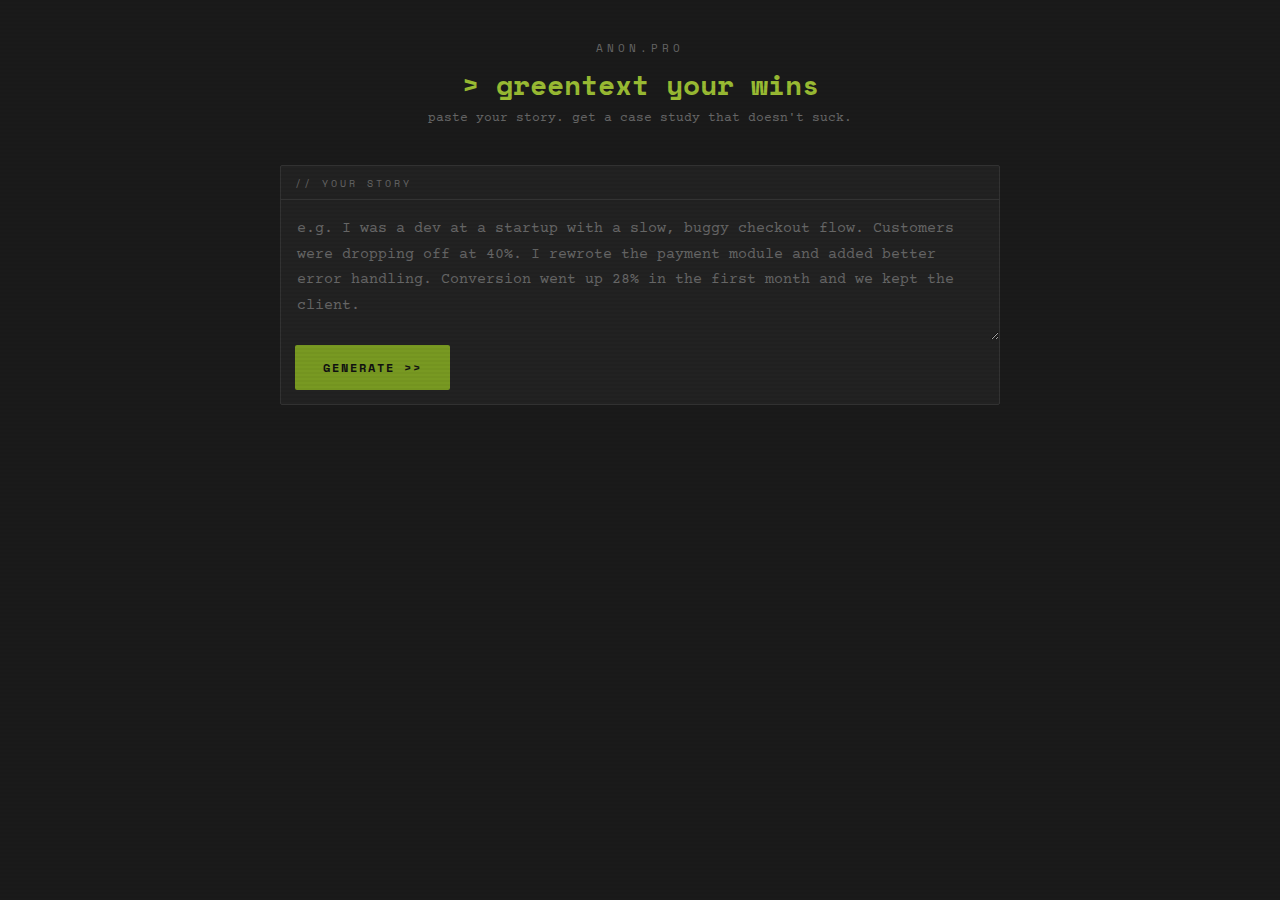
<file: anon.html>
<!DOCTYPE html>
<html lang="en">
<head>
<meta charset="UTF-8">
<meta name="viewport" content="width=device-width, initial-scale=1.0">
<title>anon.pro — greentext case studies</title>
<style>
  @import url('https://fonts.googleapis.com/css2?family=Courier+Prime:wght@400;700&family=Space+Mono:wght@400;700&display=swap');

  :root {
    --bg: #1a1a1a;
    --panel: #222222;
    --border: #333;
    --green: #789922;
    --green-bright: #99bb33;
    --text: #d9d9d9;
    --muted: #666;
    --accent: #789922;
  }

  * { box-sizing: border-box; margin: 0; padding: 0; }

  body {
    background: var(--bg);
    color: var(--text);
    font-family: 'Courier Prime', monospace;
    min-height: 100vh;
    display: flex;
    flex-direction: column;
    align-items: center;
    padding: 40px 20px 60px;
  }

  header {
    text-align: center;
    margin-bottom: 40px;
  }

  .logo {
    font-family: 'Space Mono', monospace;
    font-size: 11px;
    letter-spacing: 4px;
    color: var(--muted);
    text-transform: uppercase;
    margin-bottom: 8px;
  }

  h1 {
    font-family: 'Space Mono', monospace;
    font-size: 28px;
    font-weight: 700;
    color: var(--green-bright);
    margin-bottom: 6px;
  }

  .tagline {
    font-size: 13px;
    color: var(--muted);
  }

  .container {
    width: 100%;
    max-width: 720px;
    display: flex;
    flex-direction: column;
    gap: 20px;
  }

  .panel {
    background: var(--panel);
    border: 1px solid var(--border);
    border-radius: 2px;
  }

  .panel-label {
    font-family: 'Space Mono', monospace;
    font-size: 10px;
    letter-spacing: 3px;
    color: var(--muted);
    text-transform: uppercase;
    padding: 10px 14px 8px;
    border-bottom: 1px solid var(--border);
  }

  textarea {
    width: 100%;
    background: transparent;
    border: none;
    outline: none;
    color: var(--text);
    font-family: 'Courier Prime', monospace;
    font-size: 15px;
    line-height: 1.7;
    padding: 16px;
    resize: vertical;
    min-height: 140px;
  }

  textarea::placeholder {
    color: var(--muted);
  }

  .btn {
    font-family: 'Space Mono', monospace;
    font-size: 12px;
    letter-spacing: 2px;
    text-transform: uppercase;
    background: var(--green);
    color: #111;
    border: none;
    padding: 14px 28px;
    cursor: pointer;
    transition: background 0.15s, transform 0.1s;
    border-radius: 2px;
    font-weight: 700;
  }

  .btn:hover { background: var(--green-bright); }
  .btn:active { transform: scale(0.98); }
  .btn:disabled { opacity: 0.4; cursor: not-allowed; }

  .btn-row {
    display: flex;
    gap: 10px;
    align-items: center;
  }

  .btn-secondary {
    background: transparent;
    color: var(--muted);
    border: 1px solid var(--border);
    padding: 13px 20px;
  }
  .btn-secondary:hover { color: var(--text); border-color: #555; background: transparent; }

  .output-area {
    display: none;
    flex-direction: column;
  }

  .output-area.visible { display: flex; }

  .greentext-block {
    padding: 20px 18px;
    line-height: 2;
    font-size: 15px;
  }

  .greentext-line {
    display: block;
    color: var(--green-bright);
    opacity: 0;
    transform: translateX(-6px);
    transition: opacity 0.2s, transform 0.2s;
  }

  .greentext-line.show {
    opacity: 1;
    transform: translateX(0);
  }

  .copy-toast {
    display: none;
    font-family: 'Space Mono', monospace;
    font-size: 10px;
    letter-spacing: 2px;
    color: var(--green-bright);
    text-transform: uppercase;
    align-self: center;
  }

  .loading-indicator {
    display: none;
    align-items: center;
    gap: 10px;
    font-family: 'Space Mono', monospace;
    font-size: 11px;
    color: var(--muted);
    letter-spacing: 2px;
    padding: 20px 18px;
  }

  .loading-indicator.visible { display: flex; }

  .dots span {
    animation: blink 1.2s infinite;
    opacity: 0;
  }
  .dots span:nth-child(2) { animation-delay: 0.2s; }
  .dots span:nth-child(3) { animation-delay: 0.4s; }

  @keyframes blink {
    0%, 100% { opacity: 0; }
    50% { opacity: 1; }
  }

  .divider {
    height: 1px;
    background: var(--border);
    margin: 0;
  }

  .footer-row {
    padding: 12px 14px;
    display: flex;
    justify-content: space-between;
    align-items: center;
  }

  .error-msg {
    display: none;
    color: #cc4444;
    font-size: 13px;
    padding: 14px 18px;
  }
  .error-msg.visible { display: block; }

  /* scanline effect */
  body::after {
    content: '';
    position: fixed;
    inset: 0;
    background: repeating-linear-gradient(
      0deg,
      transparent,
      transparent 2px,
      rgba(0,0,0,0.03) 2px,
      rgba(0,0,0,0.03) 4px
    );
    pointer-events: none;
    z-index: 999;
  }
</style>
</head>
<body>

<header>
  <div class="logo">anon.pro</div>
  <h1>&gt; greentext your wins</h1>
  <p class="tagline">paste your story. get a case study that doesn't suck.</p>
</header>

<div class="container">

  <!-- Input -->
  <div class="panel">
    <div class="panel-label">// your story</div>
    <textarea id="input" placeholder="e.g. I was a dev at a startup with a slow, buggy checkout flow. Customers were dropping off at 40%. I rewrote the payment module and added better error handling. Conversion went up 28% in the first month and we kept the client."></textarea>
    <div style="padding: 0 14px 14px;">
      <div class="btn-row">
        <button class="btn" id="generateBtn" onclick="generate()">Generate &gt;&gt;</button>
        <span class="copy-toast" id="copyToast">copied!</span>
      </div>
    </div>
  </div>

  <!-- Output -->
  <div class="panel output-area" id="outputPanel">
    <div class="panel-label">// greentext output</div>
    <div class="loading-indicator" id="loading">
      <span>generating</span>
      <span class="dots"><span>.</span><span>.</span><span>.</span></span>
    </div>
    <div class="error-msg" id="errorMsg"></div>
    <div class="greentext-block" id="greentextOutput"></div>
    <div class="divider"></div>
    <div class="footer-row">
      <span style="font-size:11px; color: var(--muted); font-family: 'Space Mono', monospace; letter-spacing:1px;">anon // case study</span>
      <div class="btn-row">
        <button class="btn btn-secondary" onclick="copyText()">copy</button>
        <button class="btn btn-secondary" onclick="reset()">reset</button>
      </div>
    </div>
  </div>

</div>

<script>
  let currentText = '';

  async function generate() {
    const input = document.getElementById('input').value.trim();
    if (!input) return;

    const btn = document.getElementById('generateBtn');
    const outputPanel = document.getElementById('outputPanel');
    const loading = document.getElementById('loading');
    const output = document.getElementById('greentextOutput');
    const errorMsg = document.getElementById('errorMsg');

    btn.disabled = true;
    outputPanel.classList.add('visible');
    loading.classList.add('visible');
    output.innerHTML = '';
    errorMsg.classList.remove('visible');
    currentText = '';

    const prompt = `Convert this professional story into greentext format, like 4chan anon greentext but for a portfolio/case study context.

Rules:
- Start with ">be me"
- Each line starts with ">"
- Short, punchy lines (max ~8 words each)
- Tell the story: context → problem → action → result
- Keep the actual achievement/numbers if present
- End with a result line or "mfw" punchline
- 8-14 lines total
- No commentary, just the greentext lines

Story: ${input}

Output only the greentext lines, one per line, each starting with >.`;

    try {
      const response = await fetch("https://api.anthropic.com/v1/messages", {
        method: "POST",
        headers: { "Content-Type": "application/json" },
        body: JSON.stringify({
          model: "claude-sonnet-4-20250514",
          max_tokens: 1000,
          messages: [{ role: "user", content: prompt }]
        })
      });

      const data = await response.json();
      const text = data.content?.map(b => b.text || '').join('') || '';

      loading.classList.remove('visible');

      const lines = text.split('\n').map(l => l.trim()).filter(l => l.startsWith('>'));
      currentText = lines.join('\n');

      lines.forEach((line, i) => {
        const el = document.createElement('span');
        el.className = 'greentext-line';
        el.textContent = line;
        output.appendChild(el);
        output.appendChild(document.createTextNode('\n'));
        setTimeout(() => el.classList.add('show'), i * 80);
      });

    } catch (err) {
      loading.classList.remove('visible');
      errorMsg.textContent = 'something went wrong. try again.';
      errorMsg.classList.add('visible');
    }

    btn.disabled = false;
  }

  function copyText() {
    if (!currentText) return;
    navigator.clipboard.writeText(currentText).then(() => {
      const toast = document.getElementById('copyToast');
      toast.style.display = 'inline';
      setTimeout(() => toast.style.display = 'none', 1800);
    });
  }

  function reset() {
    document.getElementById('input').value = '';
    document.getElementById('outputPanel').classList.remove('visible');
    document.getElementById('greentextOutput').innerHTML = '';
    currentText = '';
  }

  document.getElementById('input').addEventListener('keydown', e => {
    if (e.key === 'Enter' && (e.metaKey || e.ctrlKey)) generate();
  });
</script>

</body>
</html>
</file>
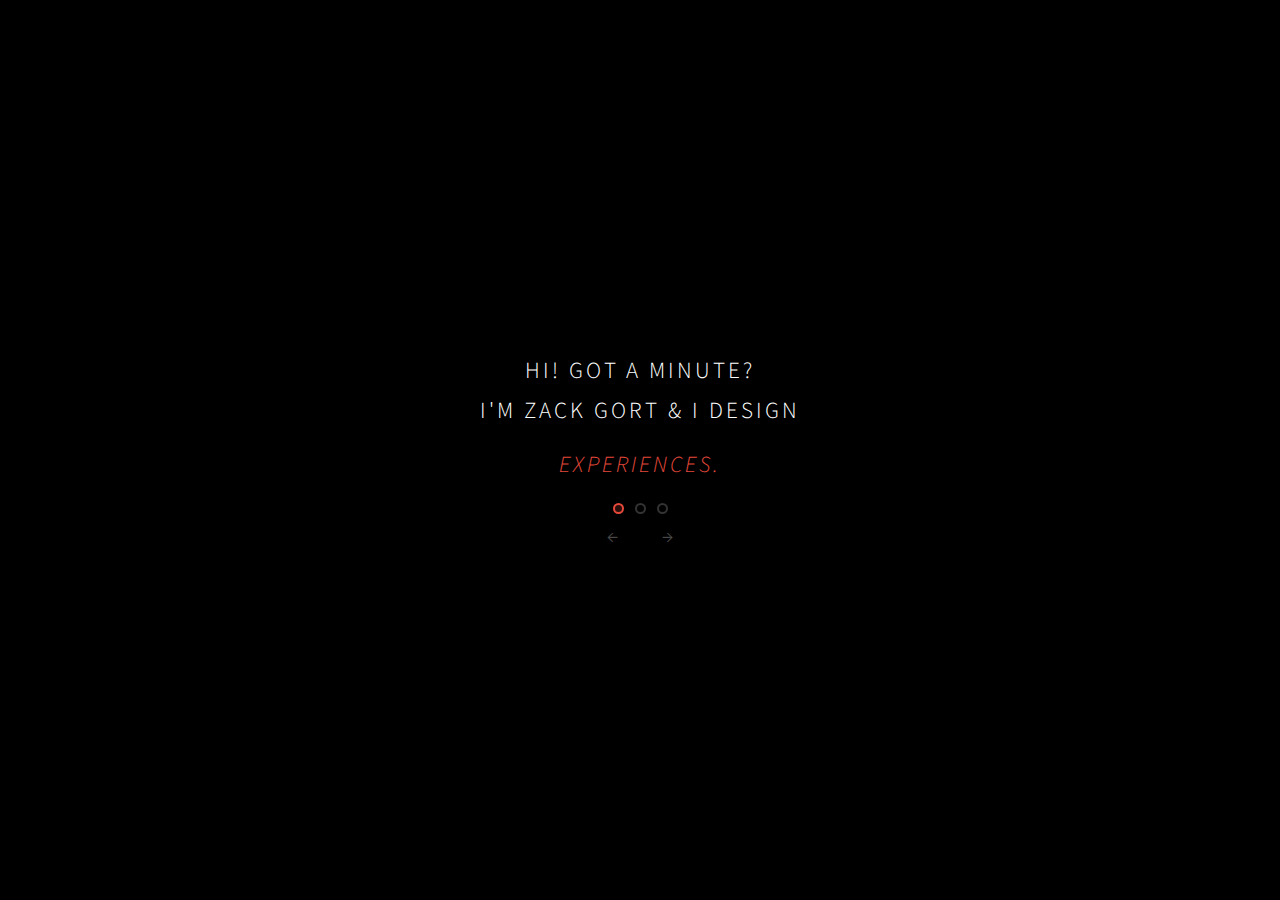
<file: haiku.html>
<!DOCTYPE html>
<html lang="en">
<head>
  <meta charset="UTF-8">
  <meta name="viewport" content="width=device-width,initial-scale=1,maximum-scale=1">
  <title>Zack Gort</title>
  <link href="https://fonts.googleapis.com/css2?family=Source+Sans+3:ital,wght@0,300;1,300&display=swap" rel="stylesheet">
  <style>
    *{box-sizing:border-box;margin:0;padding:0}
    :root{--red:rgb(229,73,58);--red-sep:rgba(229,73,58,.4);--w-sep:rgba(255,255,255,.25)}

    html,body{width:100%;height:100%;background:#000;overflow:hidden}
    body{display:flex;align-items:center;justify-content:center;font-family:'Source Sans 3','Source Sans Pro',sans-serif}

    .stage{width:100%;max-width:640px;overflow:visible;position:relative;padding:0 28px}
    .page{position:absolute;left:0;right:0;padding:0 24px;opacity:0;transition:opacity .7s}
    .page.active{opacity:1;position:relative;padding:0}

    .lw{
      position:relative;height:2.5em;
      display:flex;align-items:center;justify-content:center;
      overflow:visible;cursor:crosshair;
    }

    .raw{
      position:absolute;text-align:center;
      font-family:'Source Sans 3','Source Sans Pro',sans-serif;
      text-transform:uppercase;font-size:clamp(13px,4.8vw,23px);font-weight:300;
      line-height:1;letter-spacing:.13em;color:#fff;white-space:nowrap;
      transition:opacity .35s ease,filter .35s ease;
    }
    .raw.it{font-style:italic;color:var(--red)}
    .lw.open .raw{opacity:0;filter:blur(6px);pointer-events:none}

    .bk{
      position:absolute;display:flex;align-items:center;
      width:max-content;left:50%;transform:translateX(-50%);
      column-gap:0;opacity:0;pointer-events:none;
      transition:opacity .2s ease, column-gap .55s cubic-bezier(.22,1,.36,1);
    }
    .lw.open .bk{opacity:1;pointer-events:auto;column-gap:clamp(10px,2.4vw,24px)}

    .syl{
      display:flex;flex-direction:column;align-items:center;gap:5px;
      opacity:0;transform:translateY(4px);
      transition:opacity .28s ease,transform .28s ease;
    }
    .lw.open .syl{opacity:1;transform:translateY(0)}

    .syl-t{
      font-family:'Source Sans 3','Source Sans Pro',sans-serif;
      text-transform:uppercase;font-size:clamp(13px,4.8vw,23px);font-weight:300;
      letter-spacing:.13em;color:#fff;line-height:1;
    }
    .syl-t.r{color:var(--red);font-style:italic}
    .syl-n{font-size:8px;letter-spacing:.12em;color:rgba(255,255,255,.22);line-height:1}
    .syl-n.r{color:rgba(229,73,58,.5)}

    .sep{
      width:1px;height:1em;flex-shrink:0;background:var(--w-sep);
      transform:scaleY(0);transform-origin:center;
      transition:transform .3s cubic-bezier(.4,0,.15,1);
    }
    .sep.r{background:var(--red-sep)}
    .lw.open .sep{transform:scaleY(1)}

    .bdg{
      width:17px;height:17px;border-radius:50%;
      border:1px solid rgba(255,255,255,.22);
      display:flex;align-items:center;justify-content:center;
      font-size:9px;font-weight:300;color:rgba(255,255,255,.4);
      margin-left:14px;flex-shrink:0;
      opacity:0;transform:scale(.5);
      transition:opacity .3s ease,transform .3s ease;
    }
    .bdg.r{border-color:var(--red-sep);color:var(--red)}
    .lw.open .bdg{opacity:1;transform:scale(1)}

    .sep-h{height:14px}

    .controls{display:flex;flex-direction:column;align-items:center;gap:10px;margin-top:18px}
    .dots{display:flex;justify-content:center;gap:11px}
    .dot{width:11px;height:11px;border-radius:50%;border:2px solid rgba(255,255,255,.2);background:transparent;transition:border-color .25s,background .25s;cursor:pointer}
    .dot:hover{border-color:rgba(255,255,255,.45)}
    .dot.on{border-color:var(--red);background:rgba(229,73,58,.18)}
    .navbtns{display:flex;gap:28px}
    .nbtn{
      font-size:18px;color:rgba(255,255,255,.28);cursor:pointer;
      transition:color .15s,transform .1s;
      user-select:none;line-height:1;padding:4px 8px;
    }
    .nbtn:hover{color:rgba(255,255,255,.7);transform:scale(1.2)}
    .nbtn:active{transform:scale(.95)}

    .lw[data-href]{cursor:pointer}
    a{color:var(--red);text-decoration:none}
  </style>
</head>
<body>
  <div class="stage" id="stage"></div>
<script>
const P=[
  {fixed:[
    {raw:"Hi! Got a minute?",syls:["Hi!","Got","a","min","ute"]},
    {raw:"I'm Zack Gort & I design",syls:["I'm","Zack","Gort","&","I","des","ign"]},
  ],variants:[
    {raw:"experiences.",syls:["ex","per","i","ence","es"]},
    {raw:"web interfaces.",syls:["web","int","er","face","es"]},
    {raw:"for any device.",syls:["for","a","ny","de","vice"]},
  ]},
  {fixed:[
    {raw:"Everything from",syls:["Ev","er","y","thing","from"]},
    {raw:"creative ideation",syls:["cre","at","ive","I","de","a","tion"]},
  ],variants:[
    {raw:"to big red buttons.",syls:["to","big","red","but","tons"]},
    {raw:"— responsive websites",syls:["res","pon","sive","web","sites"]},
    {raw:"— intuitive forms",syls:["in","tu","i","tive","forms"]},
  ]},
  {fixed:[
    {raw:"People I work with",syls:["Peop","le","I","work","with"]},
    {raw:"say I have a good mind for",syls:["Say","I","have","a","good","mind","for"]},
  ],variants:[
    {raw:"functional design.",syls:["func","tion","a","de","sign"]},
    {raw:"clean typography.",syls:["clean","ty","po","gra","phy"]},
    {raw:"usability.",syls:["us","a","bi","li","t","y"]},
  ]},
  {fixed:[
    {raw:"Ideas aren't pulled",syls:["I","de","as","aren't","pulled"]},
    {raw:"from thin air, but founded in:",syls:["from","thin","air,","but","found","ed","in"]},
  ],variants:[
    {raw:"whiteboard discussions.",syls:["white","board","dis","cus","sions"]},
    {raw:"AB split-testing.",syls:["A","B","split\u2013","test","ing"]},
    {raw:"trial and error.",syls:["tri","al","and","er","ror"]},
  ]},
  {contact:true,lines:[
    {raw:"You can email me",syls:["You","can","em","ail","me"],href:"mailto:zack@reasonably.cc"},
    {raw:"get connected on LinkedIn",syls:["get","con","nect","ed","on","Linked","In"],href:"https://www.linkedin.com/in/zackgort/"},
    {raw:"or float through my site",syls:["or","float","through","my","site"],href:"https://zack.cx"},
  ]},
];

function bkHtml(syls,r){
  const rc=r?' r':''; let h='';
  syls.forEach((s,i)=>{
    h+=`<div class="syl" style="transition-delay:${i*32}ms">
      <span class="syl-t${rc}">${s}</span>
      <span class="syl-n${rc}">${i+1}</span>
    </div>`;
    if(i<syls.length-1)
      h+=`<div class="sep${rc}" style="transition-delay:${i*32+55}ms"></div>`;
  });
  h+=`<div class="bdg${rc}" style="transition-delay:${syls.length*32+80}ms">${syls.length}</div>`;
  return h;
}

function linel(line,r,link){
  const attr=link?` data-href="${line.href}" style="cursor:pointer"`:'';
  return `<div class="lw"${attr}>
    <p class="raw${r?' it':''}">${line.raw}</p>
    <div class="bk">${bkHtml(line.syls,r)}</div>
  </div>`;
}

let cp=0,cv=0,busy=false;
const stage=document.getElementById('stage');

stage.innerHTML=P.map((pg,pi)=>{
  let h='';
  if(pg.contact){
    h=pg.lines.map(l=>linel(l,false,true)).join('<div class="sep-h"></div>');
  } else {
    h=pg.fixed.map(f=>linel(f,false,false)).join('');
    h+=`<div class="sep-h"></div><div id="vw${pi}">`;
    pg.variants.forEach((v,vi)=>{
      h+=`<div id="v${pi}_${vi}"${vi?' style="display:none"':''}>${linel(v,true,false)}</div>`;
    });
    h+=`</div><div class="controls">`;
    h+=`<div class="dots" id="d${pi}">`;
    pg.variants.forEach((_,vi)=>{ h+=`<div class="dot${vi?'':' on'}" id="dt${pi}_${vi}" data-pi="${pi}" data-vi="${vi}"></div>`; });
    h+=`</div>`;
    h+=`<div class="navbtns"><span class="nbtn" id="nb-p${pi}">&#8592;</span><span class="nbtn" id="nb-n${pi}">&#8594;</span></div>`;
    h+=`</div>`;
  }
  return `<div class="page${pi?'':' active'}" id="pg${pi}">${h}</div>`;
}).join('');

stage.querySelectorAll('.lw').forEach(lw=>{
  lw.addEventListener('mouseenter',()=>lw.classList.add('open'));
  lw.addEventListener('mouseleave',()=>lw.classList.remove('open'));
  lw.addEventListener('click',e=>{
    e.stopPropagation();
    const href=lw.dataset.href;
    if(href) window.open(href,'_blank');
  });
  lw.addEventListener('touchend',e=>{
    e.stopPropagation();
    const href=lw.dataset.href;
    if(href){window.open(href,'_blank');return;}
    lw.classList.toggle('open');
  });
});

function setV(pi,vi){
  if(!P[pi].variants)return;
  P[pi].variants.forEach((_,i)=>{
    const el=document.getElementById(`v${pi}_${i}`);
    el.style.display=i===vi?'':'none';
    if(i!==vi)el.querySelectorAll('.lw').forEach(l=>l.classList.remove('open'));
    document.getElementById(`dt${pi}_${i}`).classList.toggle('on',i===vi);
  });
}

function swap(np,nv){
  if(busy)return;busy=true;
  const out=document.getElementById(`pg${cp}`),inn=document.getElementById(`pg${np}`);
  out.querySelectorAll('.lw.open').forEach(l=>l.classList.remove('open'));
  out.style.opacity='0';
  setTimeout(()=>{
    out.classList.remove('active');out.style.opacity='';
    cp=np;cv=nv;setV(cp,cv);
    inn.classList.add('active');inn.style.opacity='0';
    requestAnimationFrame(()=>requestAnimationFrame(()=>{
      inn.style.transition='opacity .7s';inn.style.opacity='1';
      setTimeout(()=>{inn.style.cssText='';busy=false;},720);
    }));
  },680);
}

function goNext(){const pg=P[cp];if(pg.variants&&cv<pg.variants.length-1){cv++;setV(cp,cv);}else if(cp<P.length-1)swap(cp+1,0);}
function goPrev(){if(cv>0){cv--;setV(cp,cv);}else if(cp>0){const p=cp-1;swap(p,P[p].variants?P[p].variants.length-1:0);}}

// wire dots and nav buttons
P.forEach((_,pi)=>{
  // dots
  document.querySelectorAll(`[data-pi="${pi}"]`).forEach(dot=>{
    dot.addEventListener('click',e=>{e.stopPropagation();const vi=+dot.dataset.vi;if(pi===cp){cv=vi;setV(cp,cv);}});
  });
  // prev/next buttons
  const btnP=document.getElementById(`nb-p${pi}`);
  const btnN=document.getElementById(`nb-n${pi}`);
  if(btnP){
    btnP.addEventListener('click',e=>{e.stopPropagation();goPrev();});
    btnN.addEventListener('click',e=>{e.stopPropagation();goNext();});
  }
});

// scroll navigation — short cooldown for fast cycling
let scrollCooldown=false;
window.addEventListener('wheel',e=>{
  e.preventDefault();
  if(scrollCooldown)return;
  scrollCooldown=true;
  e.deltaY>0?goNext():goPrev();
  setTimeout(()=>{scrollCooldown=false;},320);
},{passive:false});

// touch swipe
let tx=0,ty=0;
document.addEventListener('touchstart',e=>{tx=e.touches[0].clientX;ty=e.touches[0].clientY;},{passive:true});
document.addEventListener('touchend',e=>{
  if(e.target.closest('.lw'))return;
  const dx=e.changedTouches[0].clientX-tx;
  const dy=e.changedTouches[0].clientY-ty;
  if(Math.abs(dy)>Math.abs(dx)&&Math.abs(dy)>40){dy>0?goPrev():goNext();}
},{passive:true});

// keyboard
document.addEventListener('keydown',e=>{
  if(e.key==='ArrowDown'||e.key==='ArrowRight'||e.key===' ')goNext();
  if(e.key==='ArrowUp'||e.key==='ArrowLeft')goPrev();
});
</script>
</body>
</html>
</file>
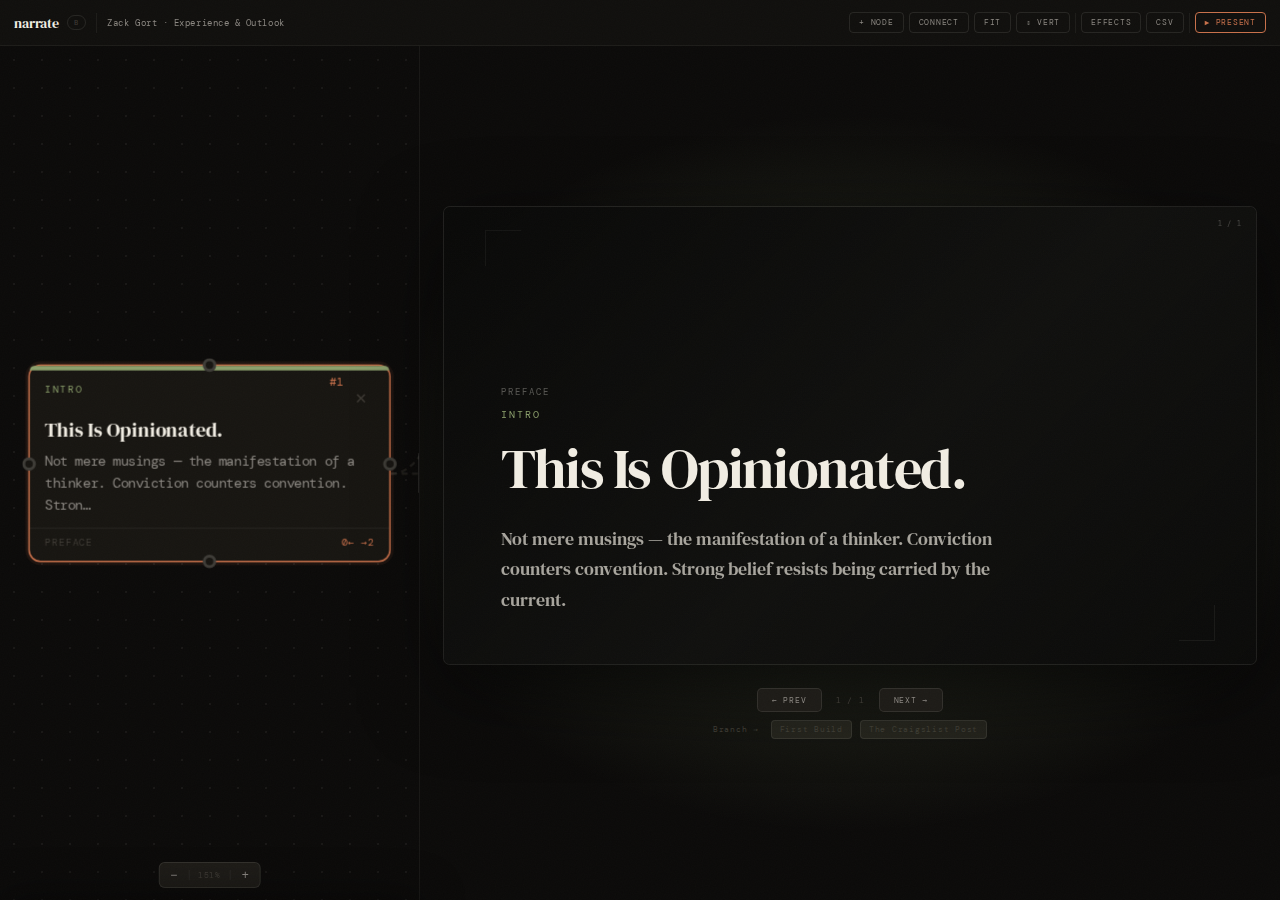
<file: narrate.html>
<!DOCTYPE html>
<html lang="en">
<head>
<meta charset="UTF-8">
<meta name="viewport" content="width=device-width,initial-scale=1,maximum-scale=1,user-scalable=no,viewport-fit=cover">
<title>narrate · zack gort</title>
<link rel="preconnect" href="https://fonts.googleapis.com">
<link rel="preconnect" href="https://fonts.gstatic.com" crossorigin>
<link href="https://fonts.googleapis.com/css2?family=DM+Serif+Display:ital@0;1&family=DM+Serif+Text:ital@0;1&family=DM+Mono:ital,wght@0,300;0,400;0,500;1,400&display=swap" rel="stylesheet">
<style>
*,*::before,*::after{margin:0;padding:0;box-sizing:border-box;-webkit-tap-highlight-color:transparent;}
html,body{height:100%;overflow:hidden;overscroll-behavior:none;}
:root{
  --bg:#0a0908;--bg-2:#0f0e0c;--bg-3:#161410;--bg-4:#1c1a16;
  --ink:#f0ece2;--ink-2:#8a8680;--ink-3:#3e3a34;
  --accent:#c8704a;--accent-l:rgba(200,112,74,0.09);
  --border:rgba(240,236,226,0.06);--border-2:rgba(240,236,226,0.10);--border-3:rgba(240,236,226,0.18);
  --disp:'DM Serif Display',serif;--text:'DM Serif Text',serif;--mono:'DM Mono',monospace;
  --node-w:240px;
  --c-work:#c8704a;--c-concept:#7a8ecc;--c-story:#c87060;--c-data:#6ab09a;
  --c-media:#b07acc;--c-cta:#d4a84a;--c-intro:#8a9e6a;
  --c-reflect:#9a8070;--c-process:#b09060;--c-launch:#d4a84a;
}
body{font-family:var(--mono);background:var(--bg);color:var(--ink);}
body::after{content:'';position:fixed;inset:0;z-index:9999;pointer-events:none;background:url("data:image/svg+xml,%3Csvg xmlns='http://www.w3.org/2000/svg' width='200' height='200'%3E%3Cfilter id='n'%3E%3CfeTurbulence type='fractalNoise' baseFrequency='.85' numOctaves='4' stitchTiles='stitch'/%3E%3C/filter%3E%3Crect width='100%25' height='100%25' filter='url(%23n)'/%3E%3C/svg%3E") 0/200px;opacity:.025;mix-blend-mode:screen;}
#topbar{position:fixed;top:0;left:0;right:0;height:46px;display:flex;align-items:center;justify-content:space-between;padding:0 14px;background:var(--bg-2);border-bottom:1px solid var(--border);z-index:1000;gap:10px;}
.tb-brand{font-family:var(--disp);font-size:14px;color:var(--ink);letter-spacing:-0.01em;display:flex;align-items:center;gap:8px;flex-shrink:0;}
.tb-brand em{font-family:var(--mono);font-size:7px;letter-spacing:0.16em;text-transform:uppercase;color:var(--ink-3);font-style:normal;border:1px solid var(--border-2);padding:2px 6px;border-radius:20px;}
.tb-div{width:1px;height:20px;background:var(--border);flex-shrink:0;}
.tb-pres{font-family:var(--mono);font-size:9px;color:var(--ink-2);flex:1;min-width:0;}
#tb-title{background:none;border:none;color:var(--ink-2);font-family:var(--mono);font-size:9px;letter-spacing:0.06em;outline:none;width:100%;padding:0;}
#tb-title:focus{color:var(--ink);}
.tb-actions{display:flex;align-items:center;gap:5px;flex-shrink:0;}
.tb-btn{background:none;border:1px solid var(--border-2);border-radius:4px;font-family:var(--mono);font-size:7.5px;letter-spacing:0.1em;text-transform:uppercase;color:var(--ink-2);padding:5px 9px;cursor:pointer;white-space:nowrap;transition:border-color 0.15s,color 0.15s,background 0.15s;}
.tb-btn:hover{border-color:var(--border-3);color:var(--ink);background:var(--accent-l);}
.tb-btn.accent{border-color:var(--accent);color:var(--accent);}
.tb-btn.accent:hover{background:var(--accent);color:var(--bg);}
.tb-btn.active{background:var(--accent);color:var(--bg);border-color:var(--accent);}
#layout{position:fixed;top:46px;left:0;right:0;bottom:0;display:flex;}
#canvas-panel{flex:0 0 420px;min-width:200px;max-width:70%;position:relative;border-right:1px solid var(--border);overflow:hidden;}
#canvas-panel::before{content:'';position:absolute;inset:0;pointer-events:none;background-image:radial-gradient(var(--border) 1px,transparent 1px);background-size:28px 28px;z-index:0;}
#resize-handle{position:absolute;top:0;right:-4px;bottom:0;width:8px;cursor:col-resize;z-index:50;}
#resize-handle::after{content:'';position:absolute;top:50%;left:50%;transform:translate(-50%,-50%);width:2px;height:40px;border-radius:2px;background:var(--border-2);transition:background 0.15s;}
#resize-handle:hover::after{background:var(--accent);}
#canvas{position:absolute;top:0;left:0;width:8000px;height:4000px;transform-origin:0 0;will-change:transform;}
#connections-svg{position:absolute;top:0;left:0;width:8000px;height:4000px;pointer-events:none;overflow:visible;}
.conn-line{stroke:var(--ink-3);stroke-width:1.5;fill:none;stroke-dasharray:4 3;opacity:0.45;cursor:pointer;pointer-events:stroke;}
.conn-line:hover{opacity:1;stroke:var(--accent);stroke-width:2;}
.conn-line.in-chain{stroke:var(--accent);opacity:0.85;stroke-width:2;stroke-dasharray:none;}
.conn-line.preview{stroke:var(--accent);stroke-dasharray:6 4;opacity:0.5;stroke-width:1.5;pointer-events:none;}
.node-card{position:absolute;width:var(--node-w);background:var(--bg-3);border:1px solid var(--border-2);border-radius:8px;box-shadow:0 2px 14px rgba(0,0,0,0.35);cursor:grab;user-select:none;will-change:transform;}
.node-card:hover{border-color:var(--border-3);}
.node-card.is-dragging{cursor:grabbing;box-shadow:0 14px 44px rgba(0,0,0,0.7);z-index:500!important;}
.node-card.active-slide{border-color:var(--accent);box-shadow:0 0 0 2px var(--accent-l);}
.node-card.in-chain .node-slide-num{opacity:1;}
.node-card.connect-source{border-color:var(--accent);box-shadow:0 0 0 3px rgba(200,112,74,0.25);}
.node-card.connect-target-hover{background:var(--accent-l);}
.node-colorbar{height:3px;border-radius:8px 8px 0 0;}
.node-card[data-type="work"] .node-colorbar{background:var(--c-work);}
.node-card[data-type="concept"] .node-colorbar{background:var(--c-concept);}
.node-card[data-type="story"] .node-colorbar{background:var(--c-story);}
.node-card[data-type="data"] .node-colorbar{background:var(--c-data);}
.node-card[data-type="reflect"] .node-colorbar{background:var(--c-reflect);}
.node-card[data-type="process"] .node-colorbar{background:var(--c-process);}
.node-card[data-type="launch"] .node-colorbar{background:var(--c-launch);}
.node-card[data-type="intro"] .node-colorbar{background:var(--c-intro);}
.node-card[data-type="media"] .node-colorbar{background:var(--c-media);}
.node-type-tag{font-size:6.5px;letter-spacing:0.16em;text-transform:uppercase;font-family:var(--mono);}
.node-card[data-type="work"] .node-type-tag{color:var(--c-work);}
.node-card[data-type="concept"] .node-type-tag{color:var(--c-concept);}
.node-card[data-type="story"] .node-type-tag{color:var(--c-story);}
.node-card[data-type="data"] .node-type-tag{color:var(--c-data);}
.node-card[data-type="reflect"] .node-type-tag{color:var(--c-reflect);}
.node-card[data-type="process"] .node-type-tag{color:var(--c-process);}
.node-card[data-type="launch"] .node-type-tag{color:var(--c-launch);}
.node-card[data-type="intro"] .node-type-tag{color:var(--c-intro);}
.node-card[data-type="media"] .node-type-tag{color:var(--c-media);}
.node-header{padding:9px 10px 5px;display:flex;align-items:flex-start;justify-content:space-between;gap:6px;}
.node-actions{display:flex;gap:3px;flex-shrink:0;}
.node-act-btn{background:none;border:none;cursor:pointer;color:var(--ink-3);width:18px;height:18px;display:flex;align-items:center;justify-content:center;border-radius:3px;font-size:10px;}
.node-act-btn:hover{color:var(--ink);background:var(--border);}
.node-slide-num{position:absolute;top:6px;right:30px;font-family:var(--mono);font-size:7px;letter-spacing:0.1em;color:var(--accent);opacity:0;transition:opacity 0.2s;}
.node-card.active-slide .node-slide-num{opacity:1;}
.node-title{font-family:var(--disp);font-size:13px;color:var(--ink);line-height:1.25;padding:0 10px 5px;letter-spacing:-0.01em;}
.node-body{padding:0 10px 8px;font-family:var(--mono);font-size:9px;line-height:1.6;color:var(--ink-2);}
.node-footer{padding:5px 10px 8px;border-top:1px solid var(--border);display:flex;align-items:center;justify-content:space-between;}
.node-meta{font-size:6.5px;letter-spacing:0.08em;color:var(--ink-3);text-transform:uppercase;}
.node-chain{font-size:6.5px;letter-spacing:0.06em;color:var(--ink-3);}
.node-chain.linked{color:var(--accent);}
.port{position:absolute;width:9px;height:9px;border-radius:50%;background:var(--bg-3);border:2px solid var(--border-3);cursor:crosshair;z-index:10;transition:border-color 0.12s,background 0.12s;}
.port:hover,.port.active{border-color:var(--accent);background:var(--accent);}
.port-right{right:-5px;top:50%;transform:translateY(-50%);}
.port-left{left:-5px;top:50%;transform:translateY(-50%);}
.port-bottom{bottom:-5px;left:50%;transform:translateX(-50%);}
.port-top{top:-5px;left:50%;transform:translateX(-50%);}
#preview-line{display:none;}
#zoom-hud{position:absolute;bottom:12px;left:50%;transform:translateX(-50%);display:flex;align-items:center;background:var(--bg-4);border:1px solid var(--border-2);border-radius:6px;overflow:hidden;z-index:100;}
.zoom-btn{background:none;border:none;cursor:pointer;color:var(--ink-2);font-size:12px;padding:5px 11px;transition:color 0.12s,background 0.12s;}
.zoom-btn:hover{color:var(--ink);background:var(--accent-l);}
#zoom-pct{font-family:var(--mono);font-size:8px;letter-spacing:0.08em;color:var(--ink-3);padding:0 9px;border-left:1px solid var(--border);border-right:1px solid var(--border);}
#mode-badge{position:fixed;top:56px;left:50%;transform:translateX(-50%);background:var(--accent);color:var(--bg);font-family:var(--mono);font-size:7.5px;letter-spacing:0.12em;text-transform:uppercase;padding:4px 12px;border-radius:20px;z-index:999;opacity:0;pointer-events:none;transition:opacity 0.2s;}
#mode-badge.visible{opacity:1;}
#poster-panel{flex:1;min-width:0;position:relative;display:flex;flex-direction:column;align-items:center;justify-content:center;background:var(--bg);overflow:visible;}
#poster-ambient{position:absolute;inset:0;pointer-events:none;z-index:0;opacity:0;transition:opacity 1.8s ease;background:radial-gradient(ellipse 80% 60% at 50% 50%,var(--amb-color,#c8704a) 0%,transparent 70%);}
#slide-frame{position:relative;z-index:2;aspect-ratio:16/9;width:min(calc(100% - 48px),calc((100vh - 46px - 120px) * 16/9));background:#0a0908;border-radius:6px;overflow:hidden;box-shadow:0 0 0 1px var(--border-2),0 24px 80px rgba(0,0,0,0.7);flex-shrink:0;}
#slide-bg-layer{position:absolute;inset:0;pointer-events:none;transition:background 0.9s ease;}
#slide-img-layer{position:absolute;inset:0;pointer-events:none;overflow:hidden;}
#slide-img-layer img{position:absolute;inset:0;width:100%;height:100%;object-fit:cover;object-position:center;opacity:0;transition:opacity 1.1s ease,transform 9s ease;transform:scale(1.05);}
#slide-img-layer img.visible{opacity:0.22;transform:scale(1.0);}
#slide-img-scrim{position:absolute;inset:0;pointer-events:none;background:linear-gradient(135deg,rgba(0,0,0,0.52) 0%,rgba(0,0,0,0.08) 55%,rgba(0,0,0,0.42) 100%);z-index:2;}
#slide-content{position:absolute;inset:0;z-index:3;display:flex;flex-direction:column;justify-content:flex-end;padding:6% 7%;}
.slide-era{font-family:var(--mono);font-size:clamp(6px,0.75vw,9px);letter-spacing:0.22em;text-transform:uppercase;color:rgba(240,236,226,0.32);margin-bottom:1.5%;opacity:0;transform:translateY(8px);transition:opacity 0.5s 0s ease,transform 0.5s 0s ease;}
.slide-tag{font-family:var(--mono);font-size:clamp(7px,0.85vw,10px);letter-spacing:0.2em;text-transform:uppercase;color:var(--slide-accent,var(--accent));margin-bottom:2.5%;opacity:0;transform:translateY(10px);transition:opacity 0.55s 0.08s ease,transform 0.55s 0.08s ease;}
.slide-headline{font-family:var(--disp);font-size:clamp(20px,4.4vw,60px);color:var(--ink);line-height:1.08;letter-spacing:-0.025em;margin-bottom:3.5%;opacity:0;transform:translateY(16px);transition:opacity 0.62s 0.2s ease,transform 0.62s 0.2s ease;}
.slide-body{font-family:var(--text);font-size:clamp(10px,1.4vw,18px);color:rgba(240,236,226,0.68);line-height:1.7;max-width:72%;opacity:0;transform:translateY(12px);transition:opacity 0.6s 0.34s ease,transform 0.6s 0.34s ease;}
.slide-pullquote{font-family:var(--disp);font-style:italic;font-size:clamp(13px,2.2vw,30px);color:var(--ink);line-height:1.4;border-left:3px solid var(--slide-accent,var(--accent));padding-left:5%;max-width:82%;margin-top:3%;opacity:0;transform:translateY(12px);transition:opacity 0.62s 0.38s ease,transform 0.62s 0.38s ease;}
.slide-data-grid{display:flex;gap:5%;opacity:0;transform:translateY(12px);transition:opacity 0.6s 0.28s ease,transform 0.6s 0.28s ease;}
.slide-data-item{flex:1;min-width:0;}
.slide-data-value{font-family:var(--disp);font-size:clamp(18px,3.8vw,52px);color:var(--slide-accent,var(--accent));line-height:1;margin-bottom:5px;}
.slide-data-label{font-family:var(--mono);font-size:clamp(6px,0.8vw,10px);letter-spacing:0.14em;text-transform:uppercase;color:var(--ink-2);}
#slide-frame.animating .slide-era,
#slide-frame.animating .slide-tag,
#slide-frame.animating .slide-headline,
#slide-frame.animating .slide-body,
#slide-frame.animating .slide-pullquote,
#slide-frame.animating .slide-data-grid{opacity:1;transform:translateY(0);}
.slide-corner{position:absolute;width:36px;height:36px;pointer-events:none;}
.slide-corner.tl{top:5%;left:5%;border-top:1px solid rgba(240,236,226,0.1);border-left:1px solid rgba(240,236,226,0.1);}
.slide-corner.br{bottom:5%;right:5%;border-bottom:1px solid rgba(240,236,226,0.1);border-right:1px solid rgba(240,236,226,0.1);}
#slide-idx-badge{position:absolute;top:12px;right:14px;z-index:5;font-family:var(--mono);font-size:7px;letter-spacing:0.12em;color:rgba(240,236,226,0.25);}
#poster-controls{display:flex;align-items:center;gap:6px;z-index:10;margin-top:14px;flex-shrink:0;}
.pc-btn{background:var(--bg-4);border:1px solid var(--border-2);border-radius:5px;font-family:var(--mono);font-size:8px;letter-spacing:0.1em;text-transform:uppercase;color:var(--ink-2);padding:6px 14px;cursor:pointer;transition:all 0.12s;}
.pc-btn:hover{border-color:var(--border-3);color:var(--ink);background:var(--accent-l);}
#pc-slide-counter{font-family:var(--mono);font-size:8px;letter-spacing:0.1em;color:var(--ink-3);padding:0 8px;}
#chain-dots{display:flex;gap:6px;z-index:10;opacity:0.7;margin-top:10px;flex-shrink:0;}
.chain-dot{width:5px;height:5px;border-radius:50%;background:var(--border-3);transition:background 0.3s,transform 0.3s;cursor:pointer;}
.chain-dot.active{background:var(--accent);transform:scale(1.5);}
.chain-dot.visited{background:var(--ink-3);}
#branch-indicator{display:none;font-family:var(--mono);font-size:7.5px;letter-spacing:0.1em;color:var(--ink-3);margin-top:8px;flex-shrink:0;}
#branch-indicator.visible{display:flex;align-items:center;gap:8px;flex-wrap:wrap;}
.bi-option{padding:4px 8px;border:1px solid var(--border-2);border-radius:4px;cursor:pointer;transition:all 0.12s;background:var(--bg-4);}
.bi-option:hover{border-color:var(--accent);color:var(--accent);}
.bi-label{color:var(--ink-3);margin-right:4px;}
#dispatch-ghost{position:absolute;inset:0;z-index:4;pointer-events:none;opacity:0;transition:opacity 0.4s;background:linear-gradient(to bottom,transparent 60%,rgba(0,0,0,0.45) 100%);}
#dispatch-ghost.visible{opacity:1;}
#dispatch-readout{position:absolute;top:5%;right:5%;font-family:var(--mono);font-size:7px;letter-spacing:0.1em;color:rgba(240,236,226,0.4);text-align:right;line-height:2;}
body.present-mode #canvas-panel{display:none;}
body.present-mode #poster-panel{width:100%;flex:1;}
body.present-mode #slide-frame{width:min(calc(100% - 48px),calc((100vh - 46px - 80px) * 16/9));border-radius:0;}
body.present-mode #poster-ambient{position:fixed;inset:46px 0 0 0;}
#compose-widget{position:fixed;bottom:0;left:0;width:min(500px,420px);background:var(--bg-4);border:1px solid var(--border-2);border-bottom:none;border-radius:10px 10px 0 0;box-shadow:0 -4px 40px rgba(0,0,0,0.5);z-index:1100;transform:translateY(100%);transition:transform 0.35s cubic-bezier(0.32,0.72,0,1);overflow:hidden;}
#compose-widget.open{transform:translateY(0);}
.cw-handle{width:30px;height:3px;background:var(--border-2);border-radius:2px;margin:9px auto 0;}
.cw-hdr{padding:8px 14px;border-bottom:1px solid var(--border);display:flex;align-items:center;justify-content:space-between;}
.cw-lbl{font-family:var(--mono);font-size:7.5px;letter-spacing:0.14em;text-transform:uppercase;color:var(--ink-3);}
.cw-x{background:none;border:none;cursor:pointer;color:var(--ink-3);font-size:14px;padding:2px 4px;border-radius:3px;}
.cw-x:hover{color:var(--ink);}
.cw-body2{padding:10px 14px;}
.cw-fl{margin-bottom:10px;}
.cw-fl-lbl{font-family:var(--mono);font-size:7px;letter-spacing:0.12em;text-transform:uppercase;color:var(--ink-3);margin-bottom:4px;}
.cw-in,.cw-ta{width:100%;background:var(--bg-2);border:1px solid var(--border-2);border-radius:4px;color:var(--ink);font-family:var(--mono);font-size:10px;padding:7px 9px;outline:none;resize:none;transition:border-color 0.12s;}
.cw-in:focus,.cw-ta:focus{border-color:var(--accent);}
.type-pills{display:flex;gap:5px;flex-wrap:wrap;}
.type-pill{padding:4px 9px;border:1px solid var(--border-2);border-radius:20px;font-family:var(--mono);font-size:7px;letter-spacing:0.1em;text-transform:uppercase;cursor:pointer;color:var(--ink-3);transition:all 0.12s;}
.type-pill:hover{border-color:var(--border-3);color:var(--ink);}
.type-pill.active{background:var(--accent);border-color:var(--accent);color:var(--bg);}
.bg-opts{display:flex;gap:6px;flex-wrap:wrap;}
.bg-sw{width:26px;height:26px;border-radius:4px;cursor:pointer;border:2px solid transparent;transition:border-color 0.12s,transform 0.12s;}
.bg-sw:hover{transform:scale(1.1);}
.bg-sw.active{border-color:var(--accent);}
.cw-foot{padding:10px 14px 14px;display:flex;gap:6px;}
.cw-ok{flex:1;background:var(--accent);border:none;border-radius:5px;font-family:var(--mono);font-size:8px;letter-spacing:0.12em;text-transform:uppercase;color:var(--bg);padding:8px 14px;cursor:pointer;}
.cw-ok:hover{opacity:0.88;}
.cw-cancel{background:none;border:1px solid var(--border-2);border-radius:5px;font-family:var(--mono);font-size:8px;letter-spacing:0.1em;text-transform:uppercase;color:var(--ink-3);padding:8px 14px;cursor:pointer;}
.cw-cancel:hover{border-color:var(--border-3);color:var(--ink);}
#fx-panel{position:fixed;top:46px;right:0;bottom:0;width:260px;background:var(--bg-2);border-left:1px solid var(--border);transform:translateX(100%);transition:transform 0.35s cubic-bezier(0.32,0.72,0,1);z-index:800;display:flex;flex-direction:column;overflow:hidden;}
#fx-panel.open{transform:translateX(0);}
.fxp-hdr{padding:12px 14px;border-bottom:1px solid var(--border);display:flex;align-items:center;justify-content:space-between;flex-shrink:0;}
.fxp-title{font-family:var(--mono);font-size:7.5px;letter-spacing:0.14em;text-transform:uppercase;color:var(--ink-3);}
.fxp-x{background:none;border:none;cursor:pointer;color:var(--ink-3);font-size:14px;padding:2px 4px;}
.fxp-x:hover{color:var(--ink);}
.fxp-body{flex:1;overflow-y:auto;padding:12px 14px;}
.fxp-sec{font-family:var(--mono);font-size:6.5px;letter-spacing:0.18em;text-transform:uppercase;color:var(--ink-3);margin-bottom:8px;margin-top:14px;}
.fxp-sec:first-child{margin-top:0;}
.fx-opt{display:flex;align-items:center;justify-content:space-between;padding:6px 8px;border-radius:4px;cursor:pointer;transition:background 0.12s;margin-bottom:3px;}
.fx-opt:hover{background:var(--accent-l);}
.fx-opt.active{background:var(--accent-l);}
.fx-opt-lbl{font-family:var(--mono);font-size:9px;color:var(--ink-2);}
.fx-opt.active .fx-opt-lbl{color:var(--ink);}
.fx-chk{width:14px;height:14px;border:1px solid var(--border-2);border-radius:2px;display:flex;align-items:center;justify-content:center;font-size:8px;color:transparent;flex-shrink:0;}
.fx-opt.active .fx-chk{background:var(--accent);border-color:var(--accent);color:var(--bg);}
.fx-sl-row{padding:4px 0 8px;}
.fx-sl-lbl{font-family:var(--mono);font-size:8.5px;color:var(--ink-2);margin-bottom:4px;display:flex;justify-content:space-between;}
.fx-sl-lbl span{color:var(--ink-3);font-size:8px;}
.fx-sl{width:100%;accent-color:var(--accent);cursor:pointer;}
#csv-zone{position:absolute;inset:0;z-index:200;display:none;align-items:center;justify-content:center;background:rgba(10,9,8,0.85);backdrop-filter:blur(8px);flex-direction:column;gap:12px;}
#csv-zone.visible{display:flex;}
.csv-box{width:min(360px,80%);padding:32px;border:2px dashed var(--border-3);border-radius:8px;text-align:center;background:var(--bg-3);cursor:pointer;}
.csv-box:hover,.csv-box.drag-over{border-color:var(--accent);background:var(--accent-l);}
.csv-icon{font-size:32px;margin-bottom:10px;opacity:0.4;}
.csv-title{font-family:var(--disp);font-size:18px;color:var(--ink);margin-bottom:6px;}
.csv-hint{font-family:var(--mono);font-size:8.5px;letter-spacing:0.08em;color:var(--ink-3);}
.csv-cancel{font-family:var(--mono);font-size:8px;letter-spacing:0.1em;text-transform:uppercase;color:var(--ink-3);cursor:pointer;padding:8px;}
.csv-cancel:hover{color:var(--ink);}
#toast{position:fixed;bottom:72px;left:50%;transform:translateX(-50%) translateY(8px);background:var(--bg-4);border:1px solid var(--border-2);border-radius:5px;font-family:var(--mono);font-size:8px;letter-spacing:0.1em;color:var(--ink-2);padding:6px 14px;z-index:9000;opacity:0;pointer-events:none;transition:opacity 0.2s,transform 0.2s;}
#toast.show{opacity:1;transform:translateX(-50%) translateY(0);}

/* ══════════════════════════════════════════════════════
   MOBILE — dedicated surfaces, touch-optimized
   ══════════════════════════════════════════════════════ */
:root {
  --mob-tab: 54px;
  --mob-hud: 52px;
  --sat: env(safe-area-inset-top,0px);
  --sab: env(safe-area-inset-bottom,0px);
  --sal: env(safe-area-inset-left,0px);
  --sar: env(safe-area-inset-right,0px);
}

/* ── Tab bar — sits at very bottom above safe area ── */
#mob-tabs {
  display:none;
  position:fixed;bottom:0;left:0;right:0;
  height:calc(var(--mob-tab) + var(--sab));
  padding-bottom:var(--sab);
  background:var(--bg-2);
  border-top:1px solid var(--border);
  z-index:2000;
}
.mob-tab {
  flex:1;display:flex;flex-direction:column;align-items:center;justify-content:center;
  gap:3px;cursor:pointer;padding:8px 0;
  font-family:var(--mono);font-size:7px;letter-spacing:0.12em;text-transform:uppercase;
  color:var(--ink-3);transition:color 0.15s;
  -webkit-tap-highlight-color:transparent;min-height:44px;
}
.mob-tab.active { color:var(--accent); }
.mob-tab svg { width:20px;height:20px;fill:none;stroke:currentColor;stroke-width:1.5;stroke-linecap:round;stroke-linejoin:round; }

/* ── Unified HUD strip — sits directly above tab bar ── */
#mob-hud {
  display:none;
  position:fixed;
  left:0;right:0;
  bottom:calc(var(--mob-tab) + var(--sab));
  height:var(--mob-hud);
  background:var(--bg-2);
  border-top:1px solid var(--border);
  z-index:1999;
  align-items:center;
  justify-content:space-between;
  padding:0 4px;
  gap:0;
}
.hud-prev, .hud-next {
  display:flex;align-items:center;justify-content:center;
  width:52px;height:44px;
  background:none;border:none;cursor:pointer;
  color:var(--ink-2);font-family:var(--mono);font-size:18px;
  -webkit-tap-highlight-color:transparent;
  border-radius:6px;transition:color 0.12s,background 0.12s;flex-shrink:0;
}
.hud-prev:active,.hud-next:active { background:var(--accent-l);color:var(--ink); }
.hud-center {
  flex:1;display:flex;flex-direction:column;align-items:center;justify-content:center;gap:6px;
  min-width:0;
}
#hud-counter {
  font-family:var(--mono);font-size:9px;letter-spacing:0.1em;color:var(--ink-3);
}
#hud-dots {
  display:flex;gap:5px;align-items:center;flex-wrap:wrap;justify-content:center;max-width:200px;
}
.hud-dot {
  width:5px;height:5px;border-radius:50%;background:var(--border-3);
  transition:background 0.3s,transform 0.3s;cursor:pointer;
  -webkit-tap-highlight-color:transparent;
}
.hud-dot.active { background:var(--accent);transform:scale(1.5); }
.hud-dot.visited { background:var(--ink-3); }

/* ── Present FAB — gone, replaced by HUD-aware approach ── */
#mob-present-btn { display:none; }

/* ── Swipe hint ── */
#swipe-hint {
  display:none;position:absolute;inset:0;z-index:20;pointer-events:none;
  align-items:center;justify-content:space-between;padding:0 16px;
}
#swipe-hint .sh-arrow { font-size:22px;color:rgba(240,236,226,0.12);font-family:var(--mono); }

/* ── Mobile viewer mode ── */
body.mobile-view #topbar {
  padding-left:calc(14px + var(--sal));
  padding-right:calc(14px + var(--sar));
}
body.mobile-view #canvas-panel { display:none; }
body.mobile-view #mob-tabs { display:flex; }
body.mobile-view #mob-hud  { display:flex; }
body.mobile-view #swipe-hint { display:flex; }
/* Layout fills between topbar and HUD+tabs */
body.mobile-view #layout {
  top:46px;
  bottom:calc(var(--mob-tab) + var(--mob-hud) + var(--sab));
}
/* Hide the in-flow desktop controls — HUD replaces them */
body.mobile-view #poster-controls { display:none; }
body.mobile-view #chain-dots { display:none; }
body.mobile-view #branch-indicator { display:none; }
/* Poster fills the layout area edge to edge */
body.mobile-view #poster-panel {
  display:flex;flex-direction:column;align-items:stretch;justify-content:flex-start;
  width:100%;flex:1;
}
body.mobile-view #slide-frame {
  width:100%;border-radius:0;flex:1;aspect-ratio:unset;
}

/* ── Mobile map mode ── */
body.mobile-map #poster-panel { display:none; }
body.mobile-map #mob-tabs { display:flex; }
body.mobile-map #mob-hud  { display:flex; }
body.mobile-map #canvas-panel { flex:0 0 100%;max-width:100%;border-right:none; }
body.mobile-map #layout {
  top:46px;
  bottom:calc(var(--mob-tab) + var(--mob-hud) + var(--sab));
}

/* ── Present mode — true full screen, HUD floats inside ── */
body.mobile-view.present-mode #layout { display:none; }
body.mobile-view.present-mode #topbar { display:none; }
body.mobile-view.present-mode #mob-tabs { display:none; }
body.mobile-view.present-mode #mob-hud { display:none; }
/* Poster takes over everything */
body.mobile-view.present-mode #poster-panel {
  position:fixed;inset:0;z-index:1500;
  display:flex;flex-direction:column;align-items:stretch;
}
body.mobile-view.present-mode #slide-frame { flex:1;border-radius:0;width:100%; }
/* Floating HUD inside the slide in present mode */
body.mobile-view.present-mode #poster-controls {
  display:flex !important;
  position:absolute;
  bottom:calc(16px + var(--sab));
  left:50%;transform:translateX(-50%);
  background:rgba(10,9,8,0.7);
  backdrop-filter:blur(12px);-webkit-backdrop-filter:blur(12px);
  padding:8px 20px;border-radius:30px;
  border:1px solid var(--border-2);
  gap:8px;z-index:10;margin:0;
}
body.mobile-view.present-mode #chain-dots {
  display:flex !important;
  position:absolute;
  bottom:calc(68px + var(--sab));
  left:50%;transform:translateX(-50%);
  margin:0;
}
body.mobile-view.present-mode #btn-present {
  position:absolute;top:calc(12px + var(--sat));right:16px;z-index:10;
  background:rgba(10,9,8,0.7);backdrop-filter:blur(8px);-webkit-backdrop-filter:blur(8px);
  border:1px solid var(--border-2);color:var(--ink);
  font-size:9px;padding:10px 14px;border-radius:8px;
  display:flex;align-items:center;
}

/* ── Touch-friendly targets ── */
body.is-mobile .pc-btn { padding:10px 20px;font-size:9px;min-height:44px; }
body.is-mobile .node-act-btn { width:28px;height:28px;font-size:14px; }
body.is-mobile .tb-btn { padding:7px 10px; }
body.is-mobile .node-card { cursor:default; }
body.is-mobile .port { width:18px;height:18px;border-width:2px; }
body.is-mobile .port-right { right:-9px; }
body.is-mobile .port-left  { left:-9px; }
body.is-mobile .port-top   { top:-9px; }
body.is-mobile .port-bottom{ bottom:-9px; }

@media (max-width:700px) {
  #tb-title,.tb-div,.tb-pres { display:none; }
  .tb-btn:not(#btn-present) { display:none; }
}

*{scrollbar-width:thin;scrollbar-color:var(--border-2) transparent;}
*::-webkit-scrollbar{width:2px;height:2px;}
*::-webkit-scrollbar-thumb{background:var(--border-2);}
</style>
</head>
<body>
<div id="topbar">
  <div class="tb-brand">narrate <em>β</em></div>
  <div class="tb-div"></div>
  <div class="tb-pres"><input id="tb-title" value="Zack Gort · Experience &amp; Outlook" spellcheck="false"></div>
  <div class="tb-actions">
    <button class="tb-btn" onclick="addNode()">+ Node</button>
    <button class="tb-btn" id="btn-connect" onclick="toggleConnectMode()">Connect</button>
    <button class="tb-btn" onclick="fitAll()">Fit</button>
    <button class="tb-btn" id="btn-layout" onclick="toggleLayout()">⇕ Vert</button>
    <div class="tb-div"></div>
    <button class="tb-btn" id="btn-fx" onclick="openFxPanel()">Effects</button>
    <button class="tb-btn" onclick="showCsv()">CSV</button>
    <div class="tb-div"></div>
    <button class="tb-btn accent" id="btn-present" onclick="togglePresent()">▶ Present</button>
  </div>
</div>
<div id="layout">
  <div id="canvas-panel">
    <div id="resize-handle"></div>
    <div id="canvas">
      <svg id="connections-svg">
        <defs>
          <marker id="arr" markerWidth="8" markerHeight="8" refX="6" refY="3" orient="auto"><path d="M0,0 L0,6 L8,3 z" fill="rgba(62,58,52,0.9)"/></marker>
          <marker id="arr-on" markerWidth="8" markerHeight="8" refX="6" refY="3" orient="auto"><path d="M0,0 L0,6 L8,3 z" fill="var(--accent)"/></marker>
        </defs>
        <line id="preview-line" class="conn-line preview"/>
      </svg>
    </div>
    <div id="zoom-hud">
      <button class="zoom-btn" onclick="doZoom(-0.15)">−</button>
      <div id="zoom-pct">100%</div>
      <button class="zoom-btn" onclick="doZoom(0.15)">+</button>
    </div>
  </div>
  <div id="poster-panel">
    <div id="poster-ambient"></div>
    <div id="slide-frame">
      <div id="slide-bg-layer"></div>
      <div id="slide-img-layer"><img id="slide-img" alt=""></div>
      <div id="slide-img-scrim"></div>
      <div id="slide-content"></div>
      <div class="slide-corner tl"></div>
      <div class="slide-corner br"></div>
      <div id="slide-idx-badge"></div>
      <div id="dispatch-ghost"><div id="dispatch-readout"></div></div>
    </div>
    <div id="chain-dots"></div>
    <div id="poster-controls">
      <button class="pc-btn" onclick="prevSlide()">← Prev</button>
      <span id="pc-slide-counter">—</span>
      <button class="pc-btn" onclick="nextSlide()">Next →</button>
    </div>
    <div id="branch-indicator"></div>
    <div id="swipe-hint">
      <div class="sh-arrow">←</div>
      <div class="sh-arrow">→</div>
    </div>
  </div>
</div>

<!-- Unified mobile HUD — sits above tab bar, below slide -->
<div id="mob-hud">
  <button class="hud-prev" onclick="prevSlide()" aria-label="Previous">‹</button>
  <div class="hud-center">
    <div id="hud-counter">—</div>
    <div id="hud-dots"></div>
  </div>
  <button class="hud-next" onclick="nextSlide()" aria-label="Next">›</button>
</div>

<!-- Mobile tab bar -->
<div id="mob-tabs">
  <div class="mob-tab active" id="tab-view" onclick="mobSetTab('view')">
    <svg viewBox="0 0 24 24"><rect x="2" y="4" width="20" height="16" rx="2"/><line x1="8" y1="20" x2="16" y2="20"/><line x1="12" y1="16" x2="12" y2="20"/></svg>
    View
  </div>
  <div class="mob-tab" id="tab-map" onclick="mobSetTab('map')">
    <svg viewBox="0 0 24 24"><circle cx="8" cy="8" r="3"/><circle cx="16" cy="16" r="3"/><circle cx="16" cy="8" r="3"/><line x1="11" y1="8" x2="13" y2="8"/><line x1="16" y1="11" x2="16" y2="13"/></svg>
    Map
  </div>
</div>
<!-- Mobile present FAB -->
<button id="mob-present-btn" onclick="togglePresent()" title="Present">▶</button>

<div id="mode-badge">Connect Mode · Click source node</div>
<div id="compose-widget">
  <div class="cw-handle"></div>
  <div class="cw-hdr"><div class="cw-lbl">New Slide Node</div><button class="cw-x" onclick="closeCompose()">×</button></div>
  <div class="cw-body2">
    <div class="cw-fl"><div class="cw-fl-lbl">Headline</div><input class="cw-in" id="cw-title" placeholder="Slide headline…" autocomplete="off"></div>
    <div class="cw-fl"><div class="cw-fl-lbl">Body Text</div><textarea class="cw-ta" id="cw-body" rows="2" placeholder="Supporting text…"></textarea></div>
    <div class="cw-fl"><div class="cw-fl-lbl">Type</div>
      <div class="type-pills" id="cw-pills">
        <div class="type-pill active" data-t="intro">intro</div>
        <div class="type-pill" data-t="concept">concept</div>
        <div class="type-pill" data-t="work">work</div>
        <div class="type-pill" data-t="story">story</div>
        <div class="type-pill" data-t="reflect">reflect</div>
        <div class="type-pill" data-t="launch">launch</div>
        <div class="type-pill" data-t="data">data</div>
      </div>
    </div>
    <div class="cw-fl"><div class="cw-fl-lbl">Background</div><div class="bg-opts" id="cw-bgs"></div></div>
    <div class="cw-fl"><div class="cw-fl-lbl">Pull Quote</div><input class="cw-in" id="cw-pq" placeholder="Memorable line…" autocomplete="off"></div>
    <div class="cw-fl"><div class="cw-fl-lbl">Data (val,label,val,label…)</div><input class="cw-in" id="cw-data" placeholder="$40M,Revenue,98%,Conversion…" autocomplete="off"></div>
    <div class="cw-fl"><div class="cw-fl-lbl">Era</div><input class="cw-in" id="cw-era" placeholder="2019–20" autocomplete="off"></div>
  </div>
  <div class="cw-foot"><button class="cw-cancel" onclick="closeCompose()">Cancel</button><button class="cw-ok" onclick="submitCompose()">Create Node</button></div>
</div>
<div id="fx-panel">
  <div class="fxp-hdr"><div class="fxp-title">Cinematic Effects</div><button class="fxp-x" onclick="closeFxPanel()">×</button></div>
  <div class="fxp-body" id="fxp-body"></div>
</div>
<div id="csv-zone">
  <div class="csv-box" id="csv-box" onclick="document.getElementById('csv-input').click()">
    <div class="csv-icon">⬆</div>
    <div class="csv-title">Import CSV as Nodes</div>
    <div class="csv-hint">Columns: title, body, type, pullquote, era, bg<br>Drop or click to choose</div>
    <input type="file" id="csv-input" accept=".csv" style="display:none">
  </div>
  <div class="csv-cancel" onclick="hideCsv()">Cancel</div>
</div>
<div id="toast"></div>
<script>
// ══════════════════════════════════════════════════════
// CONSTANTS
// ══════════════════════════════════════════════════════
const BGS=[
  {id:'night',bg:'#080706'},{id:'noir',bg:'#060810'},{id:'forest',bg:'#060d08'},
  {id:'ember',bg:'#0d0603'},{id:'slate',bg:'#080c10'},{id:'dusk',bg:'#0c0810'},
  {id:'ash',bg:'#10100e'},{id:'bone',bg:'#f5f2ec'},
];
const TYPE_ACCENT={
  concept:'#7a8ecc',story:'#c87060',data:'#6ab09a',media:'#b07acc',
  cta:'#d4a84a',intro:'#8a9e6a',work:'#c8704a',reflect:'#9a8070',
  process:'#b09060',launch:'#d4a84a',
};

// ══════════════════════════════════════════════════════
// PRESENTATION CONTENT — Zack Gort: Experience & Outlook
// ══════════════════════════════════════════════════════
const DEFAULT_NODES=[
  // Chapter 0 — Preface
  {id:'s0',x:60,y:200,type:'intro',era:'Preface',
   title:'This Is Opinionated.',
   body:'Not mere musings — the manifestation of a thinker. Conviction counters convention. Strong belief resists being carried by the current.',
   bg:'ash',z:1},

  // Chapter 1 — Origins
  {id:'s1',x:380,y:80,type:'story',era:'Origins · 2005',
   title:'First Build',
   body:'Built my first computer circa 2005. Immediately installed pirated copies of Photoshop and Illustrator. No formal instruction — just a machine and a compulsion to make things look considered.',
   bg:'night',z:2,
   imgUrl:'https://i.ibb.co/fdxZdwwC/1-d-MG5-YE20sk-Uzo3z7-GIyf1w.webp'},

  {id:'s2',x:380,y:320,type:'reflect',era:'2006–12',
   title:'The Self-Curriculum',
   body:'Read books, examined magazines, studied typography. Built faux website concepts just to understand the medium. Every magazine was a masterclass.',
   pullquote:'Missing: a diploma. Did not need it.',
   bg:'ash',z:3,
   imgUrl:'https://i.ibb.co/9mcrj9tg/1-h9lj-VOzz-RT-Irakga-DSWv-Q.webp'},

  {id:'s3',x:700,y:200,type:'launch',era:'2012',
   title:'The Craigslist Post',
   body:'Responded to a Craigslist post — a cover letter into the void. A garage startup in the suburbs of Philadelphia that became my formal education.',
   pullquote:'The kind of opportunity that only appears if you are already moving.',
   bg:'ember',z:4,
   imgUrl:'https://i.ibb.co/mg5GQc5/1-lm5-BUxr0d-Dq73b-Woi3vy4w.webp'},

  // Chapter 2 — Suburbia Startup
  {id:'s4',x:1020,y:80,type:'work',era:'Suburbia · 2013–16',
   title:'Turn5 · First Days',
   body:'Charged with designing for web properties, product packaging, catalogues, emails, and ads across multiple brand systems. A multi-hat shop in the best possible sense.',
   bg:'night',z:5,
   imgUrl:'https://i.ibb.co/fG0dXSr0/1-m7-Hfhu-QO4-Ugr1-Vte-Zf6it-A.webp'},

  {id:'s5',x:1020,y:320,type:'work',era:'2013–15',
   title:'Product Photography at Scale',
   body:'Photographing and retouching thousands of automotive parts. Color accuracy is not aesthetic — it is functional. A part that looks wrong does not sell.',
   pullquote:'Precision in product photography teaches things no design school will.',
   bg:'ash',z:6,
   imgUrl:'https://i.ibb.co/C38FHDx9/1-FYt-Vic-HKj-LDPLW2rcn-J1u-A.webp'},

  {id:'s6',x:1340,y:80,type:'data',era:'2014–16',
   title:'Design By Data · Brand Growth',
   body:'Built a lifestyle brand from scratch — packaging, catalogue, email, ads, web. The numbers tracked the work.',
   dataValues:'$10M,Entry,$40M,At Exit',
   bg:'slate',z:7,
   imgUrl:'https://i.ibb.co/KJsXgPv/1-dy-MNhi-XFPWPe9og0-dbv-Q.webp'},

  {id:'s7',x:1340,y:340,type:'reflect',era:'2015–16',
   title:'Leadnomics',
   body:'My job was to make it easy for users to make catastrophic financial decisions.',
   dataValues:'98.5%,Conversion Rate',
   pullquote:'Business bides by imperative, not by idealism.',
   bg:'ember',z:8,
   imgUrl:'https://i.ibb.co/N3Sj82y/6463e2dfb2d84c89977adcf7-IMG-20200204-185021-01.jpg'},

  {id:'s8',x:1660,y:200,type:'story',era:'2016',
   title:'The Clavicle & The Haiku',
   body:'A comminuted clavicle from a cycling slip along the Schuylkill. Recovery became curriculum — HTML, CSS, and JavaScript. I built an interactive haiku to test my skills.',
   pullquote:'Humility is a hell of a teacher.',
   bg:'noir',z:9,
   imgUrl:'https://i.ibb.co/Z1NBn9Px/clavicle.webp'},

  // Chapter 3 — Agency Life
  {id:'s9',x:1980,y:80,type:'work',era:'Agency · 2016–18',
   title:'160/90 · Enter Agency Life',
   body:'One Sixty Over Ninety — my heartrate when offered a job as an Interaction Designer in Center City. Took a pay cut to join their Interactive Department. Clients: Comcast, Kent State, Philadelphia Eagles.',
   pullquote:'The culture demanded we dare.',
   bg:'night',z:10,
   imgUrl:'https://i.ibb.co/5gGkM1yF/1-a-QOv-TWfv-Awf6m7-oy-Zy-Gy-A.webp'},

  {id:'s10',x:1980,y:340,type:'work',era:'2017',
   title:'O3 World · Agile Product Shop',
   body:'A digital product shop in Fishtown. Agile, scrum-led. Real products shipped. Clients: La Colombe, Vertex, SEIC.',
   bg:'ash',z:11,
   imgUrl:'https://i.ibb.co/Swf714Sd/o3.webp'},

  {id:'s11',x:2300,y:200,type:'work',era:'2017–18',
   title:'Workarea · Proprietary SaaS',
   body:'Napkin sketches over high-fidelity mockups. Direct developer collaboration. No mockup theater — just real conversations with engineers. The company sold.',
   bg:'slate',z:12,
   imgUrl:'https://i.ibb.co/ZzCTQbWf/1-e-SNZnvlr-UJAz-AL1-Jx-T0-ZHQ.webp'},

  // Chapter 4 — New York
  {id:'s12',x:2620,y:80,type:'reflect',era:'New York · 2018–21',
   title:'The Commute',
   body:'Commuting from Philly to Manhattan every business day for a full year. Up and out by five. Home by ten.',
   pullquote:'Worth it? Totally. Two skylines, three hours apart, every single day.',
   bg:'noir',z:13,
   imgUrl:'https://i.ibb.co/23WVc0PW/tunnel-ANIMATION.gif'},

  {id:'s13',x:2620,y:340,type:'work',era:'2018–19',
   title:'FlightPath · Influence & Confidence',
   body:'Here I had influence. With that came confidence. WCAG compliance for Merck, Vetsulin, Charter, Organic Girl, Goya.',
   pullquote:'New York as a living design system.',
   bg:'night',z:14,
   imgUrl:'https://i.ibb.co/HpnrrYMR/2269419019461331921-5144774570.webp'},

  {id:'s14',x:2940,y:80,type:'work',era:'2019–20',
   title:'LiveArea · IC to Manager',
   body:'From IC to Manager. Owned UX process for B2B and B2C e-commerce brands. Salesforce Commerce Cloud at scale. The most ownership I had held to date.',
   bg:'slate',z:15,
   imgUrl:'https://i.ibb.co/XZymcJck/pinstripes.webp'},

  {id:'s15',x:2940,y:340,type:'data',era:'2019',
   title:'GNC · Mobile-First Navigation',
   body:'Modernized and optimized the entire GNC digital experience — mobile-first, performance-conscious, customer-centered.',
   dataValues:'1.2M,Monthly Users,100%,Mobile-First',
   bg:'slate',z:16,
   imgUrl:'https://i.ibb.co/pBMMxY1Z/11.webp'},

  {id:'s16',x:3260,y:80,type:'concept',era:'2019–20',
   title:'Cards Against Bad UX',
   body:'A card game played in workshops to humanize the user and depoliticize the design conversation. Shifted from features to feelings — and saved the contract.',
   pullquote:'Clients always know how something makes them feel, even when they cannot say what they want.',
   bg:'ember',z:17,
   imgUrl:'https://i.ibb.co/jv7dC3hH/1-m-Zdgz7y-Elh7n-WKuu-S8-XZ2g.webp'},

  {id:'s17',x:3260,y:340,type:'work',era:'2020',
   title:'Code and Theory · TikTok For Business',
   body:'62 floors up in One World Trade. Senior Designer to ACD. Directly Responsible Individual on one of the fastest-growing advertising platforms in the world.',
   bg:'night',z:18,
   imgUrl:'https://i.ibb.co/9qFzTQH/tiktok-proto-gif.gif'},

  {id:'s18',x:3580,y:200,type:'work',era:'2020–21',
   title:'Publicis Sapient · BNY Mellon',
   body:'Embedded in Digital Transformation for BNY Mellon. Became de facto Team Lead. Design systems at the data paradigm level. Global scale.',
   pullquote:'I was not hired as a lead. I became one.',
   bg:'slate',z:19,
   imgUrl:'https://i.ibb.co/XkM2hn8n/bny1.png'},

  // Chapter 5 — Remote + Pivot
  {id:'s19',x:3900,y:80,type:'reflect',era:'Remote · 2021–23',
   title:'Remote, Not Removed',
   body:'Something shifted as the world worked through COVID. Less time commuting, more time computing. Camera on. Game-face on.',
   pullquote:'Bandwidth redirected. I built more. I shipped more.',
   bg:'ash',z:20,
   imgUrl:'https://i.ibb.co/B6vFwH6/zoom-zack.gif'},

  {id:'s20',x:3900,y:340,type:'story',era:'2022–23',
   title:'Down But Not Out',
   body:'Pivoted to low voltage contracting. Learned to terminate an RJ45 in 30–45 seconds. The same brain that once wireframed enterprise banking platforms.',
   pullquote:'Humility is a hell of a teacher. I still have mouths to feed.',
   bg:'ember',z:21,
   imgUrl:'https://i.ibb.co/sJkpkV9Q/1-l4jg-O1-4g-Ey-Wy-IBEQZho0g.webp'},

  {id:'s21',x:4220,y:200,type:'launch',era:'2023',
   title:'Building on the Side',
   body:'Repurposed intoview.pro as a platform for creative exploration. Built a note-taking app and a kanban board. Each a proof that the disposition never went dormant.',
   pullquote:'I am not worried about AI taking our jobs. My talent is presenting ideas that uplift imagination.',
   bg:'night',z:22,
   imgUrl:'https://i.ibb.co/ym1z1pyb/DSC05994.webp'},

  // Chapter 6 — Current Workflow & Outlook
  {id:'s22',x:4540,y:80,type:'concept',era:'Now · 2023–',
   title:'What I Offer',
   body:'Systems thinking and hands-on prototyping. I bridge design and development because I have lived on both sides of the handoff.',
   pullquote:'I have been the designer who could not explain the spec — and became the one who could build it.',
   bg:'slate',z:23,
   imgUrl:'https://i.ibb.co/840YDJMT/1-6ft-VCi9-Pi-L1q47-Vskw-Mb-WA.webp'},

  {id:'s23',x:4540,y:360,type:'concept',era:'The Method',
   title:'Workflow',
   body:'Narrative before layout. Sentence before pixel. Prototype before proposal. Ship before theorize.',
   dataValues:'HTML/CSS/JS,Native,No Frameworks,By Choice,Single-File,Architecture',
   bg:'noir',z:24},

  {id:'s24',x:4860,y:60,type:'launch',era:'2020–',
   title:'ifimaybefrank.com',
   body:'Built entirely in vanilla HTML, CSS, JS. Sentence-by-sentence reading paradigm. Four themes. Flow mode. Bracket annotations. Image map system.',
   pullquote:'Format shapes attention. The sentence is the interface.',
   bg:'night',z:25},

  {id:'s25',x:4860,y:280,type:'launch',era:'2025',
   title:'intoview.pro',
   body:'A portfolio that refuses to be a portfolio. Built with its own bespoke narrative engine as a receipt of concept and craft.',
   pullquote:'The platform demonstrating itself.',
   bg:'noir',z:26,
   imgUrl:'https://i.ibb.co/ym4M89VT/1-sq-USg-c1x-GQx-Zd-QS4-L7f-Sw.webp'},

  {id:'s26',x:4860,y:500,type:'launch',era:'2024–',
   title:'reasonably.cc',
   body:'Sentence-progressive thinking tool. Single HTML file. No dependencies. Undo/redo architecture. Bracket annotation system.',
   pullquote:'Not a notes app. A thinking surface.',
   bg:'ash',z:27},

  {id:'s27',x:5180,y:160,type:'launch',era:'2025–',
   title:'wolfie.life',
   body:'Personal photo archive — 100+ moments across five chapters. Infinite-scroll grid, lily-pad node view, and split both-mode. Built as a prototype for the Instagram Private Sharing role.',
   pullquote:'Two modes for the same content: one for managing memory, one for feeling it.',
   bg:'forest',z:28,
   imgUrl:'https://i.ibb.co/PspxySvN/warmth.webp'},

  {id:'s28',x:5180,y:420,type:'story',era:'2022–',
   title:'wolfie.love · The Impetus',
   body:'Wolfgang was a blind mini poodle mix. Rescued. Irreplaceable. He died. The grief became infrastructure. Every platform in this canvas runs on what was built here.',
   pullquote:'Everything I have built since is, in some way, a response to losing him.',
   bg:'night',z:29,
   imgUrl:'https://i.ibb.co/B5hk87fv/flower.webp'},

  // Epilogue
  {id:'s29',x:5500,y:300,type:'reflect',era:'Outlook',
   title:'Beyond the Work',
   body:'My real-lived experiences inform how I communicate in a world that can only describe those moments. The work seeks to earn its place.',
   pullquote:'What follows is more of that spirit continuously re-energizing and re-invigorating its concept of itself.',
   bg:'ash',z:30},
];

const DEFAULT_CONNECTIONS=[
  // Origins arc
  {id:'c0',from:'s0',to:'s1'},{id:'c1',from:'s1',to:'s2'},
  {id:'c2',from:'s2',to:'s3'},{id:'c3',from:'s0',to:'s3'},
  // Suburbia
  {id:'c4',from:'s3',to:'s4'},{id:'c5',from:'s4',to:'s5'},
  {id:'c6',from:'s4',to:'s6'},{id:'c7',from:'s5',to:'s6'},
  {id:'c8',from:'s6',to:'s7'},{id:'c9',from:'s7',to:'s8'},
  {id:'c10',from:'s6',to:'s8'},
  // Agency
  {id:'c11',from:'s8',to:'s9'},{id:'c12',from:'s9',to:'s10'},
  {id:'c13',from:'s9',to:'s11'},{id:'c14',from:'s10',to:'s11'},
  // New York
  {id:'c15',from:'s11',to:'s12'},{id:'c16',from:'s12',to:'s13'},
  {id:'c17',from:'s12',to:'s14'},{id:'c18',from:'s13',to:'s15'},
  {id:'c19',from:'s14',to:'s15'},{id:'c20',from:'s14',to:'s16'},
  {id:'c21',from:'s15',to:'s17'},{id:'c22',from:'s16',to:'s17'},
  {id:'c23',from:'s17',to:'s18'},
  // Remote
  {id:'c24',from:'s18',to:'s19'},{id:'c25',from:'s19',to:'s20'},
  {id:'c26',from:'s19',to:'s21'},
  // Now
  {id:'c27',from:'s20',to:'s22'},{id:'c28',from:'s21',to:'s22'},
  {id:'c29',from:'s22',to:'s23'},{id:'c30',from:'s22',to:'s24'},
  {id:'c31',from:'s22',to:'s25'},{id:'c32',from:'s22',to:'s26'},
  {id:'c33',from:'s22',to:'s27'},{id:'c34',from:'s24',to:'s27'},
  {id:'c35',from:'s25',to:'s27'},{id:'c36',from:'s22',to:'s28'},
  {id:'c37',from:'s27',to:'s29'},{id:'c38',from:'s28',to:'s29'},
];

// ══════════════════════════════════════════════════════
// STATE
// ══════════════════════════════════════════════════════
let nodes=[], connections=[], transform={x:0,y:0,scale:1.51};
let selectedNodeId=null, activeSlideId=null;
let connectMode=false, connectSourceId=null;
let isDragging=false, composeXY=null, presentMode=false;
let chainPath=[], chainIndex=0;
let fxState={ambientGlow:true,kenBurns:true,ambientIntensity:0.28,dispatchMode:false};

// ── Performance: RAF gate + dirty flags + debounced save ────────────────
let _nodeDirty=false, _connDirty=false, _rafPending=null, _saveTimer=null;

function _scheduleRender(){
  if(_rafPending) return;
  _rafPending=requestAnimationFrame(()=>{
    _rafPending=null;
    if(_nodeDirty){_flushNodes();_nodeDirty=false;}
    if(_connDirty){_flushConns();_connDirty=false;}
  });
}
const markNodes=()=>{_nodeDirty=true;_scheduleRender();};
const markConns=()=>{_connDirty=true;_scheduleRender();};
const markAll=()=>{_nodeDirty=true;_connDirty=true;_scheduleRender();};
const dSave=()=>{clearTimeout(_saveTimer);_saveTimer=setTimeout(save,800);};

const canvasEl=document.getElementById('canvas');
const connSvg=document.getElementById('connections-svg');
const previewLine=document.getElementById('preview-line');

// ══════════════════════════════════════════════════════
// PERSISTENCE
// ══════════════════════════════════════════════════════
const VER='nrt_v3';
function save(){
  try{
    localStorage.setItem(VER+'_n',JSON.stringify(nodes));
    localStorage.setItem(VER+'_c',JSON.stringify(connections));
    localStorage.setItem(VER+'_t',JSON.stringify(transform));
  }catch(e){}
}
function load(){
  try{
    const n=localStorage.getItem(VER+'_n');
    const c=localStorage.getItem(VER+'_c');
    const t=localStorage.getItem(VER+'_t');
    if(n) nodes=JSON.parse(n); else resetDefaults();
    if(c) connections=JSON.parse(c);
    if(t) transform=JSON.parse(t);
  }catch(e){resetDefaults();}
}
function resetDefaults(){
  nodes=DEFAULT_NODES.map(n=>({...n}));
  connections=DEFAULT_CONNECTIONS.map(c=>({...c}));
}

// ══════════════════════════════════════════════════════
// TRANSFORM
// ══════════════════════════════════════════════════════
function applyTransform(){
  canvasEl.style.transform=`translate(${transform.x}px,${transform.y}px) scale(${transform.scale})`;
  document.getElementById('zoom-pct').textContent=Math.round(transform.scale*100)+'%';
}
function doZoom(delta,cx,cy){
  const panel=document.getElementById('canvas-panel');
  const r=panel.getBoundingClientRect();
  cx=cx??r.width/2; cy=cy??r.height/2;
  const ns=Math.max(0.1,Math.min(3,transform.scale+delta));
  if(ns===transform.scale) return;
  const ratio=ns/transform.scale;
  transform.x=cx-(cx-transform.x)*ratio;
  transform.y=cy-(cy-transform.y)*ratio;
  transform.scale=ns;
  applyTransform(); dSave();
}
function fitAll(){
  if(!nodes.length) return;
  const panel=document.getElementById('canvas-panel');
  const vpW=panel.clientWidth,vpH=panel.clientHeight,pad=60,nw=240,nh=145;
  let x0=Infinity,y0=Infinity,x1=-Infinity,y1=-Infinity;
  nodes.forEach(n=>{x0=Math.min(x0,n.x);y0=Math.min(y0,n.y);x1=Math.max(x1,n.x+nw);y1=Math.max(y1,n.y+nh);});
  const sc=Math.min(vpW/(x1-x0+pad*2),vpH/(y1-y0+pad*2),1.4);
  transform.scale=sc;
  transform.x=(vpW-(x1+x0)*sc)/2;
  transform.y=(vpH-(y1+y0)*sc)/2;
  applyTransform(); dSave();
}
function c2c(cx,cy){
  const r=document.getElementById('canvas-panel').getBoundingClientRect();
  return{x:(cx-r.left-transform.x)/transform.scale,y:(cy-r.top-transform.y)/transform.scale};
}

// ══════════════════════════════════════════════════════
// RENDER NODES — RAF flushed, innerHTML only on create
// ══════════════════════════════════════════════════════
function getEl(id){return canvasEl.querySelector(`.node-card[data-id="${id}"]`);}

function _flushNodes(){
  canvasEl.querySelectorAll('.node-card').forEach(el=>{
    if(!nodes.find(n=>n.id===el.dataset.id)) el.remove();
  });
  nodes.forEach(node=>_paintNode(node));
}

function _paintNode(node){
  let el=getEl(node.id), isNew=!el;
  if(isNew){
    el=document.createElement('div');
    el.className='node-card';
    el.dataset.id=node.id;
    canvasEl.appendChild(el);
  }
  el.dataset.type=node.type;
  el.style.left=node.x+'px'; el.style.top=node.y+'px'; el.style.zIndex=node.z||1;
  el.classList.toggle('active-slide',activeSlideId===node.id);
  el.classList.toggle('in-chain',chainPath.includes(node.id));

  const ci=chainPath.indexOf(node.id);
  const inc=connections.filter(c=>c.to===node.id).length;
  const out=connections.filter(c=>c.from===node.id).length;

  el.innerHTML=`
    <div class="node-colorbar"></div>
    <div class="port port-left" data-node-id="${node.id}"></div>
    <div class="port port-right" data-node-id="${node.id}"></div>
    <div class="port port-top" data-node-id="${node.id}"></div>
    <div class="port port-bottom" data-node-id="${node.id}"></div>
    <div class="node-slide-num">${ci>=0?'#'+(ci+1):''}</div>
    <div class="node-header">
      <div class="node-type-tag">${node.type}</div>
      <div class="node-actions"><button class="node-act-btn" data-del>✕</button></div>
    </div>
    <div class="node-title">${node.title||'Untitled'}</div>
    <div class="node-body">${(node.body||'').slice(0,88)}${(node.body||'').length>88?'…':''}</div>
    <div class="node-footer">
      <div class="node-meta">${node.era||''}</div>
      <div class="node-chain ${inc+out>0?'linked':''}">${inc+out>0?inc+'← →'+out:''}</div>
    </div>`;

  el.querySelectorAll('.port').forEach(p=>{p.dataset.nodeId=node.id;p.addEventListener('pointerdown',onPortDown);});
  el.querySelector('[data-del]').addEventListener('click',e=>{e.stopPropagation();deleteNode(node.id);});
  if(isNew) _attachEvents(el,node);
}

function _attachEvents(el,node){
  el.addEventListener('pointerdown',e=>{
    if(e.target.closest('.port')||e.target.closest('.node-act-btn')) return;
    if(connectMode){handleConnect(node.id);return;}
    _drag(e,el,node);
  });
  el.addEventListener('click',e=>{
    if(isDragging||e.target.closest('.port')||e.target.closest('.node-act-btn')||connectMode) return;
    setSlide(node.id);
  });
}

// ══════════════════════════════════════════════════════
// DRAG — only connections redrawn during drag (RAF-gated)
// ══════════════════════════════════════════════════════
function _drag(e,el,node){
  if(e.button!==0) return;
  e.preventDefault(); e.stopPropagation();
  const sc={x:e.clientX,y:e.clientY},sn={x:node.x,y:node.y};
  let moved=false;
  el.setPointerCapture(e.pointerId);
  el.classList.add('is-dragging');
  node.z=Math.max(...nodes.map(n=>n.z||1))+1;

  const mv=ev=>{
    const dx=(ev.clientX-sc.x)/transform.scale,dy=(ev.clientY-sc.y)/transform.scale;
    if(Math.hypot(dx,dy)>3) moved=true;
    node.x=Math.round((sn.x+dx)/20)*20; node.y=Math.round((sn.y+dy)/20)*20;
    el.style.left=node.x+'px'; el.style.top=node.y+'px';
    markConns(); // only connections need RAF update mid-drag
  };
  const up=()=>{
    el.classList.remove('is-dragging');
    el.releasePointerCapture(e.pointerId);
    el.removeEventListener('pointermove',mv);
    el.removeEventListener('pointerup',up);
    isDragging=moved; dSave();
    setTimeout(()=>{isDragging=false;},80);
  };
  el.addEventListener('pointermove',mv);
  el.addEventListener('pointerup',up);
}

// ══════════════════════════════════════════════════════
// CONNECTIONS — update d attribute, never recreate elements
// ══════════════════════════════════════════════════════
const _pathMap={};
function _flushConns(){
  const live=new Set();
  connections.forEach(conn=>{
    const f=nodes.find(n=>n.id===conn.from),t=nodes.find(n=>n.id===conn.to);
    if(!f||!t) return;
    live.add(conn.id);
    const fh=145,x1=f.x+240,y1=f.y+fh/2,x2=t.x,y2=t.y+fh/2,mx=(x1+x2)/2;
    const d=`M${x1},${y1} C${mx},${y1} ${mx},${y2} ${x2},${y2}`;
    const onChain=chainPath.includes(conn.from)&&chainPath.includes(conn.to);
    let path=_pathMap[conn.id];
    if(!path){
      path=document.createElementNS('http://www.w3.org/2000/svg','path');
      path.classList.add('conn-line');
      path.dataset.connId=conn.id;
      path.addEventListener('click',()=>deleteConn(conn.id));
      connSvg.insertBefore(path,previewLine);
      _pathMap[conn.id]=path;
    }
    path.setAttribute('d',d);
    path.setAttribute('marker-end',onChain?'url(#arr-on)':'url(#arr)');
    path.classList.toggle('in-chain',onChain);
  });
  Object.keys(_pathMap).forEach(id=>{if(!live.has(id)){_pathMap[id]?.remove();delete _pathMap[id];}});
}

function deleteConn(id){connections=connections.filter(c=>c.id!==id);delete _pathMap[id];markAll();dSave();toast('Connection removed');}
function deleteNode(id){
  nodes=nodes.filter(n=>n.id!==id);
  connections=connections.filter(c=>c.from!==id&&c.to!==id);
  if(activeSlideId===id){activeSlideId=null;clearSlide();}
  markAll(); _rebuildDisplayChain(); dSave();
}

// ══════════════════════════════════════════════════════
// CONNECT MODE
// ══════════════════════════════════════════════════════
function toggleConnectMode(){
  connectMode=!connectMode; connectSourceId=null;
  document.getElementById('btn-connect').classList.toggle('active',connectMode);
  document.getElementById('mode-badge').classList.toggle('visible',connectMode);
  if(!connectMode){
    previewLine.style.display='none';
    canvasEl.querySelectorAll('.connect-source,.connect-target-hover').forEach(el=>el.classList.remove('connect-source','connect-target-hover'));
  } else toast('Click source node, then target');
}
function handleConnect(nodeId){
  if(!connectSourceId){
    connectSourceId=nodeId;
    getEl(nodeId)?.classList.add('connect-source');
    toast('Now click target node');
  } else if(connectSourceId===nodeId){
    connectSourceId=null;
    canvasEl.querySelectorAll('.connect-source').forEach(el=>el.classList.remove('connect-source'));
    toast('Cancelled');
  } else {
    if(!connections.find(c=>c.from===connectSourceId&&c.to===nodeId))
      connections.push({id:'c'+Date.now(),from:connectSourceId,to:nodeId});
    canvasEl.querySelectorAll('.connect-source,.connect-target-hover').forEach(el=>el.classList.remove('connect-source','connect-target-hover'));
    connectSourceId=null; toggleConnectMode();
    markAll(); _rebuildDisplayChain(); dSave(); toast('Connected');
  }
}
function onPortDown(e){
  e.preventDefault(); e.stopPropagation();
  const nodeId=e.currentTarget.dataset.nodeId;
  if(!connectMode){connectMode=true;connectSourceId=nodeId;document.getElementById('btn-connect').classList.add('active');document.getElementById('mode-badge').classList.add('visible');getEl(nodeId)?.classList.add('connect-source');}
  else handleConnect(nodeId);
}

// ══════════════════════════════════════════════════════
// CANVAS PAN — RAF-gated mousemove
// ══════════════════════════════════════════════════════
(()=>{
  const panel=document.getElementById('canvas-panel');
  let panning=false,px=0,py=0,_raf=null,_px=0,_py=0;
  panel.addEventListener('mousedown',e=>{
    if(e.target.closest('.node-card')||e.target.closest('.port')) return;
    if(connectMode) return;
    panning=true; px=e.clientX-transform.x; py=e.clientY-transform.y; panel.style.cursor='grabbing';
  });
  window.addEventListener('mousemove',e=>{
    if(connectMode&&connectSourceId){
      const src=nodes.find(n=>n.id===connectSourceId);
      if(src){const pt=c2c(e.clientX,e.clientY);previewLine.style.display='block';previewLine.setAttribute('x1',src.x+240);previewLine.setAttribute('y1',src.y+72);previewLine.setAttribute('x2',pt.x);previewLine.setAttribute('y2',pt.y);}
      canvasEl.querySelectorAll('.node-card').forEach(el=>{
        const n=nodes.find(nd=>nd.id===el.dataset.id);
        const pt=c2c(e.clientX,e.clientY);
        el.classList.toggle('connect-target-hover',el.dataset.id!==connectSourceId&&n&&Math.hypot(n.x+120-pt.x,n.y+72-pt.y)<90);
      });
    }
    if(!panning) return;
    _px=e.clientX-px; _py=e.clientY-py;
    if(_raf) return;
    _raf=requestAnimationFrame(()=>{_raf=null;transform.x=_px;transform.y=_py;applyTransform();});
  });
  window.addEventListener('mouseup',()=>{if(!panning)return;panning=false;panel.style.cursor='default';dSave();});
  panel.addEventListener('wheel',e=>{e.preventDefault();const r=panel.getBoundingClientRect();doZoom(-e.deltaY*0.001,e.clientX-r.left,e.clientY-r.top);},{passive:false});
})();

// ══════════════════════════════════════════════════════
// LAYOUT TOGGLE
// ══════════════════════════════════════════════════════
let verticalLayout=false;

function toggleLayout(){
  verticalLayout=!verticalLayout;
  const btn=document.getElementById('btn-layout');
  btn.classList.toggle('active',verticalLayout);
  btn.textContent=verticalLayout?'⇔ Horiz':'⇕ Vert';
  if(verticalLayout) _applyVertLayout();
  else _applyHorizLayout();
}
function _applyVertLayout(){
  const sorted=[...nodes].sort((a,b)=>a.x-b.x||a.y-b.y);
  sorted.forEach((node,i)=>{ node.x=80; node.y=60+i*200; });
  markAll(); fitAll(); dSave();
}
function _applyHorizLayout(){
  const root=nodes.reduce((a,b)=>(!a||b.x<a.x?b:a),null);
  if(!root) return;
  const visited=new Set(), colCount={}, queue=[{id:root.id,col:0}];
  while(queue.length){
    const {id,col}=queue.shift();
    if(visited.has(id)) continue;
    visited.add(id);
    colCount[col]=(colCount[col]||0);
    const node=nodes.find(n=>n.id===id);
    if(node){ node.x=60+col*300; node.y=80+colCount[col]*220; colCount[col]++; }
    connections.filter(c=>c.from===id).forEach(c=>{ if(!visited.has(c.to)) queue.push({id:c.to,col:col+1}); });
  }
  nodes.filter(n=>!visited.has(n.id)).forEach((n,i)=>{ n.x=60; n.y=80+i*220; });
  markAll(); fitAll(); dSave();
}

// ══════════════════════════════════════════════════════
// PAN CANVAS TO NODE
// ══════════════════════════════════════════════════════
function panToNode(nodeId){
  const node=nodes.find(n=>n.id===nodeId); if(!node) return;
  const panel=document.getElementById('canvas-panel');
  const vpW=panel.clientWidth, vpH=panel.clientHeight;
  const cx=node.x+120, cy=node.y+72;
  const targetX=vpW/2-cx*transform.scale;
  const targetY=vpH/2-cy*transform.scale;
  canvasEl.style.transition='transform 0.42s cubic-bezier(0.32,0.72,0,1)';
  transform.x=targetX; transform.y=targetY;
  applyTransform();
  setTimeout(()=>{ canvasEl.style.transition=''; },460);
}

// ══════════════════════════════════════════════════════
// NAVIGATION HISTORY — simple stack, no graph traversal
// The "chain" is just the history of where you've been,
// plus a forward path following single outgoing connections.
// ══════════════════════════════════════════════════════

// navHistory: array of node ids visited in order
// navIndex: current position in history
let navHistory = [];
let navIndex   = -1;

function _navGoTo(nodeId){
  // If navigating to something already in history ahead of us, trim forward
  const existingIdx = navHistory.indexOf(nodeId, navIndex+1);
  if(existingIdx > navIndex){
    navIndex = existingIdx;
  } else {
    // Trim anything ahead of current position, push new
    navHistory = navHistory.slice(0, navIndex+1);
    navHistory.push(nodeId);
    navIndex = navHistory.length-1;
  }
}

// Build a linear forward path from a node by always following
// the first outgoing connection — used only for dots display
function _buildForwardPath(fromId){
  const path=[], vis=new Set();
  let cur=fromId;
  while(cur && !vis.has(cur)){
    vis.add(cur); path.push(cur);
    const nexts=connections.filter(c=>c.from===cur);
    cur = nexts.length===1 ? nexts[0].to : null;
  }
  return path;
}

// chainPath / chainIndex kept for dots + counter display only
function _rebuildDisplayChain(){
  if(navIndex<0){ chainPath=[]; chainIndex=0; return; }
  // Display chain = history so far + forward path from current
  const cur=navHistory[navIndex];
  const forward=_buildForwardPath(cur);
  // Merge: history up to now + forward (skip first since it equals cur)
  const histSoFar=navHistory.slice(0,navIndex); // nodes before current
  // Deduplicate
  const seen=new Set(histSoFar);
  const merged=[...histSoFar];
  forward.forEach(id=>{ if(!seen.has(id)){ seen.add(id); merged.push(id); }});
  chainPath=merged;
  chainIndex=merged.indexOf(cur);
  if(chainIndex<0) chainIndex=0;
}

// ══════════════════════════════════════════════════════
// POSTER / SLIDE ENGINE
// ══════════════════════════════════════════════════════
function setSlide(id, skipAnim){
  _navGoTo(id);
  activeSlideId=id;
  markNodes();
  const node=nodes.find(n=>n.id===id); if(!node) return;
  _rebuildDisplayChain();
  renderSlide(node, skipAnim);
  _updateDots(); _updateBranch(); _updateCounter();
  panToNode(id);
  dSave();
}

function prevSlide(){
  if(navIndex<=0) return;
  navIndex--;
  activeSlideId=navHistory[navIndex];
  markNodes();
  const node=nodes.find(n=>n.id===activeSlideId); if(!node) return;
  _rebuildDisplayChain();
  renderSlide(node, false);
  _updateDots(); _updateBranch(); _updateCounter();
  panToNode(activeSlideId);
  dSave();
}

function nextSlide(){
  // If there's history ahead, follow it
  if(navIndex < navHistory.length-1){
    navIndex++;
    activeSlideId=navHistory[navIndex];
  } else {
    // Follow the graph: check outgoing connections from current node
    const nexts=connections.filter(c=>c.from===activeSlideId);
    if(!nexts.length) return; // end of line
    if(nexts.length>1){ _updateBranch(); return; } // branch — let user choose
    const nextId=nexts[0].to;
    navHistory.push(nextId);
    navIndex++;
    activeSlideId=nextId;
  }
  markNodes();
  const node=nodes.find(n=>n.id===activeSlideId); if(!node) return;
  _rebuildDisplayChain();
  renderSlide(node, false);
  _updateDots(); _updateBranch(); _updateCounter();
  panToNode(activeSlideId);
  dSave();
}

function renderSlide(node,skipAnim){
  const frame=document.getElementById('slide-frame');
  const bgDef=BGS.find(b=>b.id===node.bg)||BGS[0];
  const accent=TYPE_ACCENT[node.type]||'#c8704a';

  document.getElementById('slide-bg-layer').style.background=bgDef.bg;
  frame.style.background=bgDef.bg;
  frame.style.setProperty('--slide-accent',accent);

  if(fxState.ambientGlow){
    const amb=document.getElementById('poster-ambient');
    amb.style.setProperty('--amb-color',accent);
    amb.style.opacity=fxState.ambientIntensity;
  } else {
    document.getElementById('poster-ambient').style.opacity=0;
  }

  const img=document.getElementById('slide-img');
  img.classList.remove('visible');
  if(node.imgUrl){
    if(img.src!==node.imgUrl) img.src=node.imgUrl;
    requestAnimationFrame(()=>requestAnimationFrame(()=>img.classList.add('visible')));
  }

  let html='';
  if(node.era) html+=`<div class="slide-era">${esc(node.era)}</div>`;
  if(node.type) html+=`<div class="slide-tag">${esc(node.type)}</div>`;

  if(node.dataValues){
    html+=`<div class="slide-headline">${esc(node.title||'')}</div>`;
    const parts=node.dataValues.split(',');
    let g='<div class="slide-data-grid">';
    for(let i=0;i<parts.length;i+=2){
      const v=parts[i]?.trim(),l=parts[i+1]?.trim();
      if(v) g+=`<div class="slide-data-item"><div class="slide-data-value">${esc(v)}</div>${l?`<div class="slide-data-label">${esc(l)}</div>`:''}</div>`;
    }
    html+=g+'</div>';
    if(node.body) html+=`<div class="slide-body">${esc(node.body)}</div>`;
  } else {
    html+=`<div class="slide-headline">${esc(node.title||'')}</div>`;
    if(node.body) html+=`<div class="slide-body">${esc(node.body)}</div>`;
    if(node.pullquote) html+=`<div class="slide-pullquote">${esc(node.pullquote)}</div>`;
  }

  document.getElementById('slide-content').innerHTML=html;
  document.getElementById('slide-idx-badge').textContent=chainPath.length?`${chainIndex+1} / ${chainPath.length}`:'';

  if(fxState.dispatchMode){
    document.getElementById('dispatch-readout').innerHTML=`TYPE · ${node.type.toUpperCase()}<br>LINKS · ${connections.filter(c=>c.from===node.id||c.to===node.id).length}<br>SIGNAL ···`;
    document.getElementById('dispatch-ghost').classList.add('visible');
  } else {
    document.getElementById('dispatch-ghost').classList.remove('visible');
  }

  frame.classList.remove('animating');
  if(!skipAnim){void frame.offsetWidth;setTimeout(()=>frame.classList.add('animating'),16);}
  else frame.classList.add('animating');
}

function clearSlide(){
  document.getElementById('slide-frame').classList.remove('animating');
  document.getElementById('slide-content').innerHTML='';
  document.getElementById('slide-img').classList.remove('visible');
  document.getElementById('poster-ambient').style.opacity=0;
}

function _updateDots(){
  const dotHtml = chainPath.length <= 1 ? '' :
    chainPath.map((id,i)=>`<div class="chain-dot ${i===chainIndex?'active':i<chainIndex?'visited':''}" onclick="setSlide('${id}')"></div>`).join('');
  const d=document.getElementById('chain-dots');
  if(d) d.innerHTML = dotHtml;
  // Mirror to HUD with hud-dot class
  const hd=document.getElementById('hud-dots');
  if(hd) hd.innerHTML = chainPath.length <= 1 ? '' :
    chainPath.map((id,i)=>`<div class="hud-dot ${i===chainIndex?'active':i<chainIndex?'visited':''}" onclick="setSlide('${id}')"></div>`).join('');
}
function _updateBranch(){
  const bi=document.getElementById('branch-indicator');
  if(!bi||!activeSlideId){if(bi)bi.classList.remove('visible');return;}
  const nexts=connections.filter(c=>c.from===activeSlideId);
  if(nexts.length<=1){bi.classList.remove('visible');return;}
  bi.classList.add('visible');
  bi.innerHTML=`<span class="bi-label">Branch →</span>`+nexts.map(c=>{const n=nodes.find(nd=>nd.id===c.to);return`<div class="bi-option" onclick="setSlide('${c.to}')">${n?.title||c.to}</div>`;}).join('');
}
function _updateCounter(){
  const txt=chainPath.length?`${chainIndex+1} / ${chainPath.length}`:'—';
  const pc=document.getElementById('pc-slide-counter');
  if(pc) pc.textContent=txt;
  const hc=document.getElementById('hud-counter');
  if(hc) hc.textContent=txt;
}

// ══════════════════════════════════════════════════════
// PRESENT MODE
// ══════════════════════════════════════════════════════
function togglePresent(){
  presentMode=!presentMode;
  document.body.classList.toggle('present-mode',presentMode);
  document.getElementById('btn-present').textContent=presentMode?'✕ Exit':'▶ Present';
  document.getElementById('btn-present').classList.toggle('active',presentMode);
  if(presentMode&&!activeSlideId&&nodes.length) setSlide(nodes[0].id);
}

// ══════════════════════════════════════════════════════
// COMPOSE
// ══════════════════════════════════════════════════════
function addNode(cx,cy){
  if(!cx){const pt=c2c(document.getElementById('canvas-panel').clientWidth/2,document.getElementById('canvas-panel').clientHeight/2);composeXY={x:Math.round(pt.x-120),y:Math.round(pt.y-72)};}
  else composeXY={x:cx,y:cy};
  const bgs=document.getElementById('cw-bgs');
  bgs.innerHTML=BGS.map((b,i)=>`<div class="bg-sw ${i===0?'active':''}" data-bg="${b.id}" style="background:${b.bg}" title="${b.id}"></div>`).join('');
  bgs.querySelectorAll('.bg-sw').forEach(sw=>sw.addEventListener('click',()=>{bgs.querySelectorAll('.bg-sw').forEach(s=>s.classList.remove('active'));sw.classList.add('active');}));
  document.querySelectorAll('#cw-pills .type-pill').forEach(p=>p.classList.toggle('active',p.dataset.t==='intro'));
  ['cw-title','cw-body','cw-pq','cw-data','cw-era'].forEach(id=>document.getElementById(id).value='');
  document.getElementById('compose-widget').classList.add('open');
  setTimeout(()=>document.getElementById('cw-title').focus(),360);
}
function closeCompose(){document.getElementById('compose-widget').classList.remove('open');}
function submitCompose(){
  const title=document.getElementById('cw-title').value.trim();
  if(!title){toast('Add a headline first');return;}
  const node={id:'n'+Date.now(),x:composeXY?.x||200,y:composeXY?.y||200,
    type:document.querySelector('#cw-pills .type-pill.active')?.dataset.t||'intro',
    title,bg:document.querySelector('#cw-bgs .bg-sw.active')?.dataset.bg||'night',
    body:document.getElementById('cw-body').value.trim()||undefined,
    pullquote:document.getElementById('cw-pq').value.trim()||undefined,
    dataValues:document.getElementById('cw-data').value.trim()||undefined,
    era:document.getElementById('cw-era').value.trim()||undefined,z:nodes.length+1};
  nodes.push(node); markAll(); closeCompose(); dSave(); setSlide(node.id); toast('Node created');
}
document.getElementById('cw-pills').addEventListener('click',e=>{
  const p=e.target.closest('.type-pill');if(!p)return;
  document.querySelectorAll('#cw-pills .type-pill').forEach(x=>x.classList.remove('active'));p.classList.add('active');
});
document.getElementById('canvas-panel').addEventListener('dblclick',e=>{
  if(e.target.closest('.node-card')||e.target.closest('.port')) return;
  const pt=c2c(e.clientX,e.clientY);addNode(Math.round(pt.x-120),Math.round(pt.y-72));
});

// ══════════════════════════════════════════════════════
// FX PANEL
// ══════════════════════════════════════════════════════
function _buildFx(){
  document.getElementById('fxp-body').innerHTML=`
    <div class="fxp-sec">Atmosphere</div>
    <div class="fx-opt ${fxState.ambientGlow?'active':''}" onclick="toggleFx('ambientGlow',this)"><span class="fx-opt-lbl">Ambient Color Glow</span><div class="fx-chk">✓</div></div>
    <div class="fx-opt ${fxState.kenBurns?'active':''}" onclick="toggleFx('kenBurns',this)"><span class="fx-opt-lbl">Ken Burns on Images</span><div class="fx-chk">✓</div></div>
    <div class="fx-sl-row">
      <div class="fx-sl-lbl">Glow Intensity <span id="fx-glow-val">${Math.round(fxState.ambientIntensity*100)}%</span></div>
      <input class="fx-sl" type="range" min="0" max="0.7" step="0.05" value="${fxState.ambientIntensity}" oninput="fxState.ambientIntensity=+this.value;document.getElementById('fx-glow-val').textContent=Math.round(+this.value*100)+'%';if(activeSlideId)document.getElementById('poster-ambient').style.opacity=fxState.ambientGlow?fxState.ambientIntensity:0;">
    </div>
    <div class="fxp-sec">Dispatch Layer</div>
    <div class="fx-opt ${fxState.dispatchMode?'active':''}" onclick="toggleFx('dispatchMode',this)"><span class="fx-opt-lbl">Dispatch Overlay (AI cue layer)</span><div class="fx-chk">✓</div></div>
    <div style="font-family:var(--mono);font-size:8px;color:var(--ink-3);line-height:1.8;margin-top:10px;padding:10px;border:1px solid var(--border);border-radius:4px;">Surfaces node signal data as a live readout on the slide. Designed as the integration point for audience emotion-reading or robotics inputs.</div>`;
}
function toggleFx(key,el){fxState[key]=!fxState[key];el.classList.toggle('active',fxState[key]);if(activeSlideId){const n=nodes.find(nd=>nd.id===activeSlideId);if(n)renderSlide(n,true);}}
function openFxPanel(){_buildFx();document.getElementById('fx-panel').classList.add('open');document.getElementById('btn-fx').classList.add('active');}
function closeFxPanel(){document.getElementById('fx-panel').classList.remove('open');document.getElementById('btn-fx').classList.remove('active');}

// ══════════════════════════════════════════════════════
// CSV
// ══════════════════════════════════════════════════════
function showCsv(){document.getElementById('csv-zone').classList.add('visible');}
function hideCsv(){document.getElementById('csv-zone').classList.remove('visible');}
function importCsv(text){
  const lines=text.trim().split('\n'),hdrs=lines[0].split(',').map(h=>h.trim().toLowerCase().replace(/"/g,''));
  lines.slice(1).forEach((line,i)=>{
    const vals=_parseCsv(line),obj={};hdrs.forEach((h,j)=>{obj[h]=vals[j]||'';});
    nodes.push({id:'csv_'+Date.now()+'_'+i,x:80+(i%4)*280,y:900+Math.floor(i/4)*220,
      type:obj.type||'concept',title:obj.title||'Imported',body:obj.body||obj.description||'',
      pullquote:obj.pullquote||'',dataValues:obj.data||'',era:obj.era||'',
      bg:obj.bg||BGS[i%BGS.length].id,z:nodes.length+i+1});
  });
  hideCsv(); markAll(); fitAll(); dSave(); toast(`Imported ${lines.length-1} nodes`);
}
function _parseCsv(line){const r=[];let cur='',inQ=false;for(const ch of line){if(ch==='"')inQ=!inQ;else if(ch===','&&!inQ){r.push(cur.trim());cur='';}else cur+=ch;}r.push(cur.trim());return r;}
document.getElementById('csv-input').addEventListener('change',e=>{const f=e.target.files[0];if(!f)return;const r=new FileReader();r.onload=ev=>importCsv(ev.target.result);r.readAsText(f);e.target.value='';});
(()=>{const b=document.getElementById('csv-box');b.addEventListener('dragover',e=>{e.preventDefault();b.classList.add('drag-over');});b.addEventListener('dragleave',()=>b.classList.remove('drag-over'));b.addEventListener('drop',e=>{e.preventDefault();b.classList.remove('drag-over');const f=e.dataTransfer.files[0];if(!f)return;const r=new FileReader();r.onload=ev=>importCsv(ev.target.result);r.readAsText(f);});})();

// ══════════════════════════════════════════════════════
// RESIZE HANDLE
// ══════════════════════════════════════════════════════
(()=>{const h=document.getElementById('resize-handle');let rz=false,sx=0,sw=0;h.addEventListener('mousedown',e=>{rz=true;sx=e.clientX;sw=document.getElementById('canvas-panel').clientWidth;e.preventDefault();});window.addEventListener('mousemove',e=>{if(!rz)return;const w=Math.max(200,Math.min(window.innerWidth*0.7,sw+(e.clientX-sx)));document.getElementById('canvas-panel').style.flexBasis=w+'px';});window.addEventListener('mouseup',()=>{rz=false;});})();

// ══════════════════════════════════════════════════════
// KEYBOARD
// ══════════════════════════════════════════════════════
document.addEventListener('keydown',e=>{
  if(e.target.tagName==='INPUT'||e.target.tagName==='TEXTAREA') return;
  if(e.key==='ArrowRight'||e.key===' '){e.preventDefault();nextSlide();}
  if(e.key==='ArrowLeft'){e.preventDefault();prevSlide();}
  if(e.key==='Escape'){if(presentMode)togglePresent();if(connectMode)toggleConnectMode();closeFxPanel();hideCsv();}
  if((e.metaKey||e.ctrlKey)&&e.key==='n'){e.preventDefault();addNode();}
  if((e.metaKey||e.ctrlKey)&&e.key==='0'){e.preventDefault();fitAll();}
});

// ══════════════════════════════════════════════════════
// TOAST + UTILS
// ══════════════════════════════════════════════════════
let _tt=null;
function toast(msg){const el=document.getElementById('toast');el.textContent=msg;el.classList.add('show');clearTimeout(_tt);_tt=setTimeout(()=>el.classList.remove('show'),2200);}
function esc(s){return(s||'').replace(/&/g,'&amp;').replace(/</g,'&lt;').replace(/>/g,'&gt;');}


// ══════════════════════════════════════════════════════
// MOBILE — device detection, tab switching, touch events
// ══════════════════════════════════════════════════════
const isMob = ()=> window.innerWidth <= 700 || ('ontouchstart' in window && window.innerWidth < 1024);
let mobTab = 'view'; // 'view' | 'map'

function mobInit(){
  if(!isMob()) return;
  document.body.classList.add('is-mobile','mobile-view');
  mobSetTab('view');
  _initTouchCanvas();
  _initSwipeGesture();
}

function mobSetTab(tab){
  mobTab = tab;
  document.body.classList.toggle('mobile-view', tab==='view');
  document.body.classList.toggle('mobile-map',  tab==='map');
  document.getElementById('tab-view').classList.toggle('active', tab==='view');
  document.getElementById('tab-map').classList.toggle('active',  tab==='map');
  // When switching to map, pan to active node
  if(tab==='map' && activeSlideId) panToNode(activeSlideId);
}

// ── Touch pan + pinch-zoom on canvas ────────────────────
function _initTouchCanvas(){
  const panel = document.getElementById('canvas-panel');
  let t0=null, t1=null, initDist=0, initScale=1, initTx=0, initTy=0;
  let initMid={x:0,y:0}, tapTime=0, tapNode=null;

  panel.addEventListener('touchstart', e=>{
    if(connectMode) return;
    const touches = e.touches;
    if(touches.length===1){
      t0={x:touches[0].clientX, y:touches[0].clientY};
      t1=null;
      tapTime=Date.now();
      // Check if touching a node
      const el=e.target.closest('.node-card');
      tapNode = el ? el.dataset.id : null;
    } else if(touches.length===2){
      t0={x:touches[0].clientX,y:touches[0].clientY};
      t1={x:touches[1].clientX,y:touches[1].clientY};
      initDist=Math.hypot(t1.x-t0.x,t1.y-t0.y);
      initScale=transform.scale;
      initTx=transform.x; initTy=transform.y;
      initMid={x:(t0.x+t1.x)/2, y:(t0.y+t1.y)/2};
    }
  },{passive:true});

  let _panStart={x:0,y:0}, _txStart=0, _tyStart=0, _draggingNode=null, _nodeStart={x:0,y:0};
  panel.addEventListener('touchstart', e=>{
    if(e.touches.length===1 && !connectMode){
      const el=e.target.closest('.node-card');
      if(el){
        const node=nodes.find(n=>n.id===el.dataset.id);
        if(node){ _draggingNode=node; _nodeStart={x:node.x,y:node.y}; }
      } else {
        _draggingNode=null;
        _panStart={x:e.touches[0].clientX,y:e.touches[0].clientY};
        _txStart=transform.x; _tyStart=transform.y;
      }
    }
  },{passive:true});

  panel.addEventListener('touchmove', e=>{
    e.preventDefault();
    const touches=e.touches;
    if(touches.length===2 && t1){
      const nt0={x:touches[0].clientX,y:touches[0].clientY};
      const nt1={x:touches[1].clientX,y:touches[1].clientY};
      const dist=Math.hypot(nt1.x-nt0.x,nt1.y-nt0.y);
      const newScale=Math.max(0.1,Math.min(3,initScale*(dist/initDist)));
      const mid={x:(nt0.x+nt1.x)/2,y:(nt0.y+nt1.y)/2};
      const r=newScale/initScale;
      const rect=panel.getBoundingClientRect();
      const cx=initMid.x-rect.left, cy=initMid.y-rect.top;
      transform.scale=newScale;
      transform.x=mid.x-rect.left-(cx-initTx)*r;
      transform.y=mid.y-rect.top -(cy-initTy)*r;
      applyTransform();
    } else if(touches.length===1){
      const dx=touches[0].clientX-_panStart.x;
      const dy=touches[0].clientY-_panStart.y;
      if(_draggingNode){
        _draggingNode.x=Math.round((_nodeStart.x+dx/transform.scale)/20)*20;
        _draggingNode.y=Math.round((_nodeStart.y+dy/transform.scale)/20)*20;
        const el=getEl(_draggingNode.id);
        if(el){el.style.left=_draggingNode.x+'px';el.style.top=_draggingNode.y+'px';}
        markConns();
      } else {
        transform.x=_txStart+dx; transform.y=_tyStart+dy;
        applyTransform();
      }
    }
  },{passive:false});

  panel.addEventListener('touchend', e=>{
    const elapsed=Date.now()-tapTime;
    if(elapsed<250 && tapNode && e.changedTouches.length===1){
      const moved=Math.hypot(
        e.changedTouches[0].clientX-(t0?.x||0),
        e.changedTouches[0].clientY-(t0?.y||0)
      );
      if(moved<12){
        setSlide(tapNode);
        // Switch to view tab on node tap
        if(isMob()) mobSetTab('view');
      }
    }
    if(_draggingNode){ dSave(); _draggingNode=null; }
    t0=null; t1=null;
  },{passive:true});
}

// ── Swipe left/right on poster to navigate ──────────────
function _initSwipeGesture(){
  const poster=document.getElementById('poster-panel');
  let sx=0, sy=0, stime=0;

  poster.addEventListener('touchstart', e=>{
    sx=e.touches[0].clientX; sy=e.touches[0].clientY; stime=Date.now();
  },{passive:true});

  poster.addEventListener('touchend', e=>{
    const dx=e.changedTouches[0].clientX-sx;
    const dy=e.changedTouches[0].clientY-sy;
    const dt=Date.now()-stime;
    // Swipe: fast, mostly horizontal, enough distance
    if(dt<400 && Math.abs(dx)>50 && Math.abs(dx)>Math.abs(dy)*1.5){
      if(dx<0) nextSlide();
      else      prevSlide();
    }
  },{passive:true});
}

// Override togglePresent for mobile — hide/show topbar
const _origTogglePresent = togglePresent;
function togglePresent(){
  _origTogglePresent();
  if(isMob()){
    const inPresent = document.body.classList.contains('present-mode');
    // topbar handled via CSS class present-mode on mobile-view
  }
}

// ══════════════════════════════════════════════════════
// INIT
// ══════════════════════════════════════════════════════
function init(){
  load();
  applyTransform();
  markAll();
  requestAnimationFrame(()=>{
    // Start zoomed in at 151% centered on first node
    const start=nodes[0];
    if(start){
      const panel=document.getElementById('canvas-panel');
      transform.scale=1.51;
      transform.x=panel.clientWidth/2-(start.x+120)*1.51;
      transform.y=panel.clientHeight/2-(start.y+72)*1.51;
      applyTransform();
      // Seed nav history
      navHistory=[start.id];
      navIndex=0;
      activeSlideId=start.id;
      _rebuildDisplayChain();
      renderSlide(start,true);
      _updateDots(); _updateBranch(); _updateCounter();
      markNodes(); _scheduleRender();
    }
    mobInit();
  });
  // Re-check on resize (tablet rotation etc)
  window.addEventListener('resize',()=>{
    if(isMob() && !document.body.classList.contains('is-mobile')){
      document.body.classList.add('is-mobile');
      mobInit();
    }
  });
}
init();
</script>
</body>
</html>
</file>
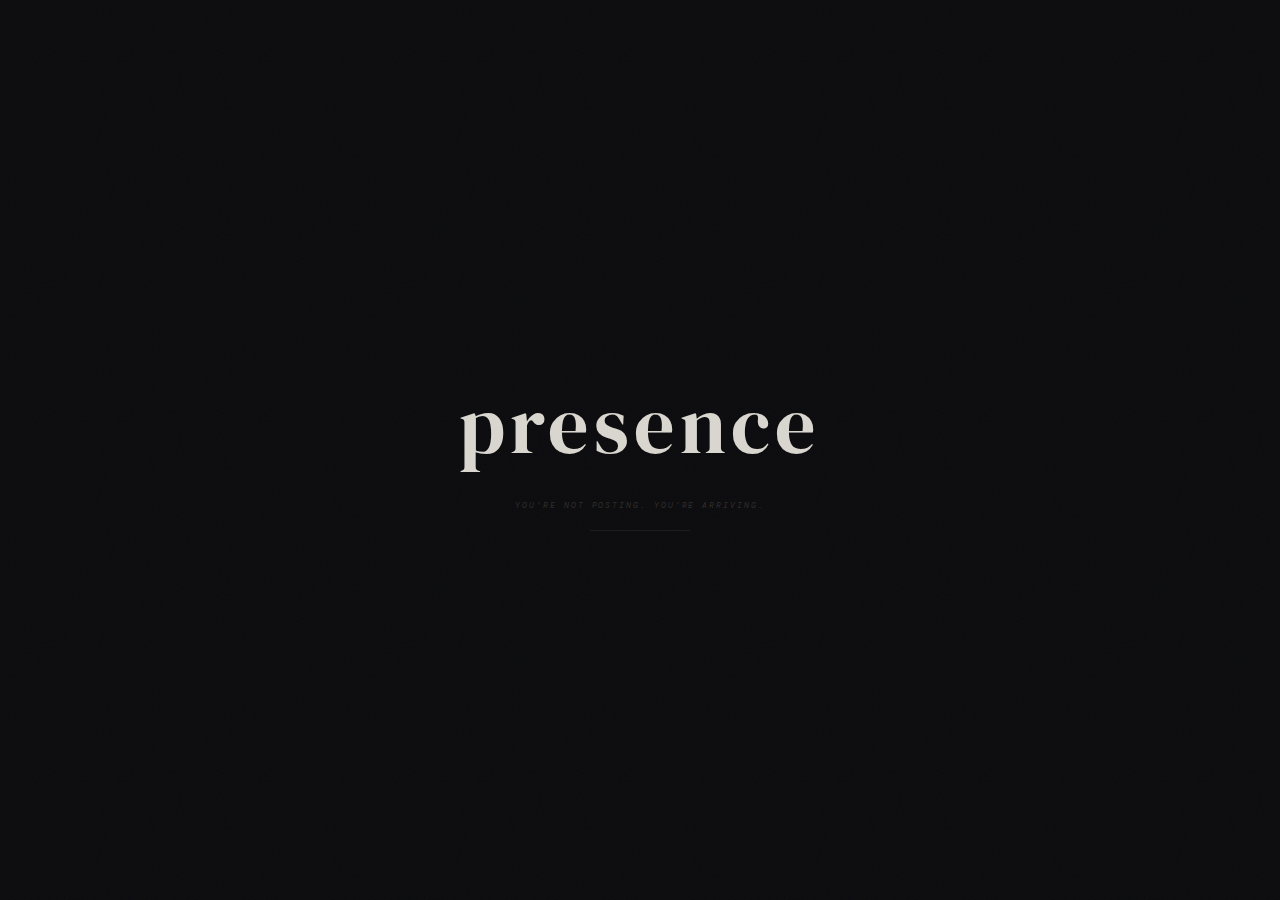
<file: presence.html>
<!DOCTYPE html>
<html lang="en">
<head>
<meta charset="UTF-8">
<meta name="viewport" content="width=device-width,initial-scale=1,maximum-scale=1,user-scalable=no,viewport-fit=cover">
<title>presence</title>
<link href="https://fonts.googleapis.com/css2?family=DM+Serif+Display:ital@0;1&family=DM+Mono:ital,wght@0,300;0,400;1,300&display=swap" rel="stylesheet">
<style>
*,*::before,*::after{margin:0;padding:0;box-sizing:border-box;-webkit-tap-highlight-color:transparent;}
html,body{height:100%;overflow:hidden;}

:root{
  --bg:#0b0b0e;
  --bg2:#0f0f14;
  --ink:#f0ece4;
  --ink2:#7a7672;
  --ink3:#2e2c28;
  --accent:#d97757;
  --accent-l:rgba(217,119,87,0.10);
  --border:rgba(240,236,228,0.07);
  --border2:rgba(240,236,228,0.12);
  --disp:'DM Serif Display',serif;
  --mono:'DM Mono',monospace;

  --m-thesis:#d97757;
  --m-evidence:#7ab8d4;
  --m-aside:#a07cc0;
  --m-question:#78895d;
  --m-pull:#c4a07a;
  --m-body:#7a7672;
  --m-poster:#f0ece4;
  --m-spec:#7ab8d4;
}

body{background:var(--bg);color:var(--ink);font-family:var(--mono);}

/* grain */
body::after{
  content:'';position:fixed;inset:0;z-index:9999;pointer-events:none;
  background:url("data:image/svg+xml,%3Csvg xmlns='http://www.w3.org/2000/svg' width='180' height='180'%3E%3Cfilter id='n'%3E%3CfeTurbulence type='fractalNoise' baseFrequency='.85' numOctaves='3' stitchTiles='stitch'/%3E%3C/filter%3E%3Crect width='100%25' height='100%25' filter='url(%23n)'/%3E%3C/svg%3E") 0/180px;
  opacity:.028;
}

/* ── PROGRESS BAR ── */
#progress{
  position:fixed;top:0;left:0;height:1px;
  background:var(--ch-color, var(--accent));
  width:0%;z-index:1001;
  transition:width .3s ease, background .6s ease;
}

/* ── TOP ── */
#top{
  position:fixed;top:1px;left:0;right:0;height:44px;
  display:flex;align-items:center;justify-content:space-between;
  padding:0 18px;z-index:1000;
  background:rgba(11,11,14,.95);
  border-bottom:1px solid var(--border);
  backdrop-filter:blur(18px);-webkit-backdrop-filter:blur(18px);
}
#wordmark{
  font-family:var(--disp);font-size:17px;letter-spacing:.04em;
  color:var(--ink);cursor:default;user-select:none;opacity:.9;
}
#wordmark em{font-style:italic;color:var(--accent);}
.top-right{display:flex;align-items:center;gap:6px;}
.t-pill{
  font-family:var(--mono);font-size:7px;letter-spacing:.14em;text-transform:uppercase;
  padding:4px 10px;border:1px solid var(--border);border-radius:2px;
  color:var(--ink2);background:none;cursor:pointer;transition:all .14s;
}
.t-pill:hover{border-color:var(--border2);color:var(--ink);}
.t-pill.active{border-color:var(--accent);color:var(--accent);background:var(--accent-l);}
#top-counter{
  font-family:var(--mono);font-size:7px;letter-spacing:.1em;
  color:var(--ink3);white-space:nowrap;
}

/* ── STREAM LAYOUT ── */
#main{
  position:fixed;top:45px;left:0;right:0;
  bottom:calc(env(safe-area-inset-bottom,0px));
  display:grid;
  grid-template-columns:1fr min(660px,100%) 1fr;
  overflow:hidden;
}
#stream-col{
  grid-column:2;height:100%;
  overflow-y:auto;overflow-x:hidden;
  scroll-behavior:smooth;overscroll-behavior:contain;
  scrollbar-width:none;
}
#stream-col::-webkit-scrollbar{display:none;}
#stream{
  padding:32px 0 clamp(140px,24vh,260px);
  display:flex;flex-direction:column;gap:0;
}

/* ══════════════════════════════════════════
   CHAPTER CONTAINER — the room
══════════════════════════════════════════ */
.ch-container{
  position:relative;
  margin:0 0 2px;
  border-radius:4px;
  overflow:hidden;
  transition:
    background .35s ease,
    box-shadow .35s ease,
    margin .35s ease;
}

/* mood color bar — left edge, full height of container */
.ch-container::before{
  content:'';
  position:absolute;left:0;top:0;bottom:0;width:2px;
  background:var(--ch-color, var(--accent));
  opacity:0;
  transition:opacity .4s ease;
  border-radius:1px;
  z-index:2;
}
.ch-container.active::before{opacity:1;}
.ch-container.past::before{opacity:.25;}

/* ── CHAPTER HEADER (collapsed pill) ── */
.ch-head{
  display:flex;align-items:center;gap:12px;
  padding:14px 20px 14px 18px;
  cursor:pointer;
  position:relative;
  transition:background .2s ease, padding .35s ease;
  user-select:none;
}
.ch-head:hover{background:rgba(255,255,255,.025);}

/* sticky header — locks to top while stepping through sentences */
.ch-container.active .ch-head{
  position:sticky;
  top:0;
  z-index:10;
  background:rgba(11,11,14,.96);
  border-bottom:1px solid var(--border);
  backdrop-filter:blur(16px);
  -webkit-backdrop-filter:blur(16px);
  padding:10px 20px 10px 18px;
}

.ch-num{
  font-family:var(--mono);font-size:6.5px;letter-spacing:.2em;
  text-transform:uppercase;
  color:var(--ch-color, var(--accent));
  opacity:.65;flex-shrink:0;
  transition:opacity .3s, color .5s;
}
.ch-container.active .ch-num{opacity:.9;}

.ch-title-text{
  font-family:var(--disp);font-size:clamp(13px,1.6vw,17px);
  color:var(--ink);letter-spacing:.03em;
  flex:1;min-width:0;
  opacity:.45;
  transition:opacity .35s ease, font-size .35s ease;
  white-space:nowrap;overflow:hidden;text-overflow:ellipsis;
}
.ch-container.active .ch-title-text{opacity:.82;font-size:clamp(14px,1.8vw,19px);}
.ch-container.past .ch-title-text{opacity:.22;}

/* sentence count + mood dots */
.ch-meta{
  display:flex;align-items:center;gap:6px;flex-shrink:0;
}
.ch-count{
  font-family:var(--mono);font-size:6px;letter-spacing:.1em;
  text-transform:uppercase;color:var(--ink3);
  transition:opacity .3s;
}
.ch-container.active .ch-count{opacity:0;}
.ch-mood-dots{display:flex;gap:3px;align-items:center;}
.ch-mood-dot{
  width:4px;height:4px;border-radius:50%;
  opacity:.4;transition:opacity .3s, transform .3s;
}
.ch-container.active .ch-mood-dot{opacity:0;transform:scale(0);}
.ch-expand-hint{
  font-family:var(--mono);font-size:7px;color:var(--ink3);
  opacity:0;transition:opacity .2s;
  flex-shrink:0;
}
.ch-head:hover .ch-expand-hint{opacity:.6;}
.ch-container.active .ch-expand-hint{opacity:0 !important;}

/* local step counter inside active header */
.ch-step-counter{
  font-family:var(--mono);font-size:6.5px;letter-spacing:.1em;
  color:var(--ch-color, var(--accent));opacity:0;
  transition:opacity .3s;flex-shrink:0;
}
.ch-container.active .ch-step-counter{opacity:.7;}

/* ── SENTENCE BODY ── */
.ch-body{
  max-height:0;
  overflow:hidden;
  transition:max-height .45s cubic-bezier(.32,.72,0,1);
}
.ch-container.active .ch-body{
  max-height:9999px; /* open — actual height driven by content */
}

/* ── SENTENCES ── */
.sentence{
  display:block;
  padding:10px 24px 10px 22px;
  opacity:0;
  transition:
    opacity .38s ease,
    transform .32s ease,
    background .2s ease;
  transform:translateY(5px);
  position:relative;
  line-height:1.68;
  cursor:default;
}
.sentence.revealed{opacity:.32;transform:translateY(0);}
.sentence.past{opacity:.18;transform:translateY(0);}
.sentence.active{
  opacity:1;transform:translateY(0);
  background:rgba(255,255,255,.018);
}

/* type accent bar on active sentence */
.sentence::before{
  content:'';position:absolute;left:0;top:50%;transform:translateY(-50%);
  width:2px;height:0;border-radius:1px;
  background:var(--s-color, var(--ink2));
  transition:height .28s ease, background .4s ease;
  opacity:0;
}
.sentence.active::before{height:55%;opacity:1;}

/* ── SENTENCE TYPES ── */
.sentence.poster{
  font-family:var(--disp);
  font-size:clamp(24px,4vw,42px);
  line-height:1.05;letter-spacing:-.01em;
  padding:18px 24px 18px 22px;
  color:var(--ink);
  --s-color:var(--m-poster);
}
.sentence.poster .ac{color:var(--accent);}
.sentence.poster .em{font-style:italic;opacity:.7;}

.sentence.thesis{
  font-family:var(--disp);
  font-size:clamp(17px,2.2vw,26px);
  line-height:1.22;color:var(--ink);
  padding:13px 24px 13px 22px;
  --s-color:var(--m-thesis);
}
.sentence.thesis .ac{color:var(--accent);}
.sentence.thesis .em{font-style:italic;opacity:.75;}

.sentence.body{
  font-size:clamp(13px,1.4vw,16px);
  color:rgba(240,236,228,.8);
  --s-color:var(--m-body);
}
.sentence.body .ac{color:var(--ink);font-weight:400;}
.sentence.body .em{font-style:italic;}
.sentence.body .dim{opacity:.38;}

.sentence.evidence{
  font-family:var(--mono);font-weight:300;
  font-size:clamp(11px,1.25vw,14px);
  color:rgba(240,236,228,.6);
  line-height:1.75;letter-spacing:.01em;
  --s-color:var(--m-evidence);
}

.sentence.aside{
  font-family:var(--disp);font-style:italic;
  font-size:clamp(13px,1.5vw,17px);
  color:rgba(240,236,228,.5);line-height:1.65;
  padding-left:36px;
  --s-color:var(--m-aside);
}

.sentence.question{
  font-family:var(--disp);
  font-size:clamp(14px,1.7vw,20px);
  color:rgba(240,236,228,.7);line-height:1.42;
  --s-color:var(--m-question);
}
.sentence.question::after{
  content:' ←';font-size:.68em;opacity:.28;font-family:var(--mono);
}

.sentence.pull{
  font-family:var(--disp);font-style:italic;
  font-size:clamp(15px,1.9vw,22px);
  color:rgba(240,236,228,.88);line-height:1.45;
  border-left:2px solid var(--accent);
  padding-left:18px;margin:2px 22px;
  --s-color:var(--m-pull);
}
.sentence.pull::before{display:none;}
.sentence.pull .ac{color:var(--accent);font-style:normal;}

.sentence.label{
  font-family:var(--mono);font-size:7px;
  letter-spacing:.22em;text-transform:uppercase;
  color:var(--accent);padding:3px 24px 3px 22px;
  opacity:.75 !important;
}
.sentence.label::before{display:none;}

.sentence.spec{
  display:flex;align-items:baseline;gap:16px;
  font-size:clamp(10px,1.1vw,12px);
  padding:6px 24px 6px 22px;
  border-bottom:1px solid var(--border);
  --s-color:var(--m-spec);
}
.sentence.spec .spec-key{
  font-size:7.5px;letter-spacing:.14em;text-transform:uppercase;
  color:var(--accent);min-width:88px;flex-shrink:0;opacity:.75;
}
.sentence.spec .spec-val{color:rgba(240,236,228,.68);flex:1;line-height:1.55;}
.sentence.spec::before{display:none;}

.sentence.break{
  display:block;height:28px;padding:0;
  opacity:1 !important;transform:none !important;background:none !important;
}
.sentence.break::after{
  content:'';position:absolute;
  left:22px;right:22px;top:50%;height:1px;
  background:linear-gradient(to right,transparent,var(--border),transparent);
}
.sentence.break::before{display:none;}

/* type badge in compose mode */
.type-badge{
  position:absolute;right:8px;top:50%;transform:translateY(-50%);
  font-size:6px;letter-spacing:.14em;text-transform:uppercase;
  color:var(--ink3);opacity:0;transition:opacity .15s;
  font-family:var(--mono);pointer-events:none;
}
body.compose-mode .sentence:hover .type-badge{opacity:1;}
body.compose-mode .sentence.active .type-badge{opacity:.5;}
body.compose-mode .sentence.editing{
  outline:1px solid var(--accent);outline-offset:-1px;
  background:rgba(217,119,87,.04);
}
body.compose-mode .sentence.editing .type-badge{opacity:1;color:var(--accent);}

/* ── CONTAINER EDGE FLASH — chapter transition signal ── */
@keyframes edgeFlash{
  0%{opacity:1;transform:scaleY(1);}
  60%{opacity:.6;transform:scaleY(1.2);}
  100%{opacity:1;transform:scaleY(1);}
}
.ch-container.active::before{ animation:none; }
.ch-container.edge-flash::before{ animation:edgeFlash .38s ease; }

/* ── CONTAINER SUMMARY LINE — sealed state ── */
.ch-summary{
  position:absolute;bottom:0;left:18px;right:18px;
  display:flex;align-items:center;gap:8px;
  padding:8px 0;
  opacity:0;transition:opacity .28s ease;
  pointer-events:none;
}
.ch-container:not(.active) .ch-summary{opacity:0;}
.ch-summary-line{
  height:1px;flex:1;
  background:linear-gradient(to right,var(--ch-color,var(--accent)),transparent);
  opacity:.2;border-radius:1px;
}
.ch-summary-count{
  font-family:var(--mono);font-size:6px;letter-spacing:.1em;
  text-transform:uppercase;color:var(--ink3);flex-shrink:0;
}

/* ── DARK MOMENT ── */
#dark-veil{
  position:fixed;inset:0;z-index:4000;background:#000;
  opacity:0;pointer-events:none;transition:opacity .6s ease;
}
body.dark-moment #dark-veil{opacity:.97;pointer-events:auto;}
#dark-spotlight{
  position:fixed;inset:0;z-index:4100;
  display:flex;align-items:center;justify-content:center;
  padding:clamp(28px,8vw,120px);
  pointer-events:none;opacity:0;
  transition:opacity .42s ease .18s;
}
body.dark-moment #dark-spotlight{opacity:1;}
#ds-text{
  font-family:var(--disp);
  font-size:clamp(30px,6vw,84px);
  line-height:.92;letter-spacing:-.01em;
  text-transform:uppercase;color:var(--ink);text-align:center;
  max-width:min(880px,88vw);
}
#ds-text .ac{color:var(--accent);}
#ds-text .em{font-style:italic;opacity:.7;}
/* dark moment chapter label */
#ds-ch{
  position:fixed;top:54px;left:50%;transform:translateX(-50%);
  font-family:var(--mono);font-size:7px;letter-spacing:.2em;
  text-transform:uppercase;color:rgba(255,255,255,.22);
  z-index:4150;opacity:0;transition:opacity .4s ease .6s;pointer-events:none;
}
body.dark-moment #ds-ch{opacity:1;}
#dark-esc{
  position:fixed;bottom:28px;left:50%;transform:translateX(-50%);
  font-family:var(--mono);font-size:7px;letter-spacing:.2em;text-transform:uppercase;
  color:rgba(255,255,255,.18);z-index:4200;pointer-events:none;
  opacity:0;transition:opacity .4s ease 1.5s;
}
body.dark-moment #dark-esc{opacity:1;}

/* ── NAV WIDGET ── */
#nav{
  position:fixed;
  bottom:calc(env(safe-area-inset-bottom,0px) + 16px);
  left:50%;transform:translateX(-50%);
  display:flex;align-items:center;gap:1px;
  background:rgba(13,13,18,.96);
  border:1px solid var(--border2);border-radius:28px;
  padding:4px;z-index:800;
  box-shadow:0 4px 24px rgba(0,0,0,.5);
  backdrop-filter:blur(16px);-webkit-backdrop-filter:blur(16px);
  transition:border-color .5s ease;
}
#nav.ch-tinted{border-color:color-mix(in srgb,var(--ch-color,var(--accent)) 25%,var(--border2));}
.nav-btn{
  background:none;border:none;font-family:var(--mono);font-size:10px;
  color:var(--ink2);cursor:pointer;width:36px;height:32px;border-radius:24px;
  display:flex;align-items:center;justify-content:center;transition:all .14s;
}
.nav-btn:hover{background:rgba(255,255,255,.06);color:var(--ink);}
.nav-btn.primary{
  background:var(--accent);color:#fff;
  font-size:7px;letter-spacing:.12em;text-transform:uppercase;
  padding:0 16px;width:auto;border-radius:20px;
  transition:background .14s,transform .1s;
}
.nav-btn.primary:hover{background:#e8956a;}
.nav-btn.primary:active{transform:scale(.96);}
#nav-count{
  font-family:var(--mono);font-size:7px;letter-spacing:.08em;
  color:var(--ink3);padding:0 8px;white-space:nowrap;min-width:72px;text-align:center;
}
/* chapter position indicator in nav */
#nav-ch-label{
  font-family:var(--mono);font-size:6px;letter-spacing:.14em;
  text-transform:uppercase;
  color:var(--ch-color,var(--accent));padding:0 6px 0 0;
  opacity:.7;white-space:nowrap;
  transition:color .5s;
}

/* ── ZOOM ── */
#zoom{
  position:fixed;
  bottom:calc(env(safe-area-inset-bottom,0px) + 80px);
  left:50%;transform:translateX(-50%);
  display:none;align-items:center;gap:1px;
  background:rgba(13,13,18,.96);border:1px solid var(--border2);
  border-radius:24px;padding:3px;z-index:800;
}
#zoom.show{display:flex;}
.zbtn{
  background:none;border:none;color:var(--ink3);font-family:var(--mono);
  font-size:14px;width:32px;height:28px;cursor:pointer;border-radius:20px;
  display:flex;align-items:center;justify-content:center;transition:all .14s;
}
.zbtn:hover{background:rgba(255,255,255,.07);color:var(--ink);}

/* ── BECKON / COMPOSE ── */
#beckon{
  position:fixed;
  bottom:calc(env(safe-area-inset-bottom,0px) + 64px);
  left:50%;transform:translateX(-50%) translateY(calc(100% + 72px));
  width:min(640px,calc(100vw - 32px));
  background:rgba(11,11,14,.98);
  border:1px solid var(--border2);border-radius:8px 8px 0 0;
  z-index:900;
  transition:transform .28s cubic-bezier(.32,.72,0,1);
  box-shadow:0 -12px 48px rgba(0,0,0,.6);
  overflow:hidden;
}
#beckon.open{transform:translateX(-50%) translateY(0);}
#beckon::before{
  content:'';position:absolute;top:0;left:0;right:0;height:1px;
  background:linear-gradient(90deg,transparent,var(--accent),transparent);
  opacity:.4;
}
.beckon-handle{width:28px;height:2px;background:var(--border2);border-radius:1px;margin:10px auto 0;}
.beckon-top{padding:10px 16px 0;display:flex;align-items:center;justify-content:space-between;}
.beckon-label{font-family:var(--mono);font-size:7px;letter-spacing:.18em;text-transform:uppercase;color:var(--accent);}
.beckon-close{background:none;border:none;color:var(--ink3);font-size:11px;cursor:pointer;padding:2px 5px;transition:color .14s;}
.beckon-close:hover{color:var(--ink);}
#beckon-input{
  display:block;width:100%;background:none;border:none;outline:none;
  font-family:var(--disp);font-size:clamp(18px,2.5vw,24px);
  letter-spacing:.01em;color:var(--ink);
  padding:14px 16px 10px;resize:none;
  line-height:1.35;caret-color:var(--accent);
  min-height:68px;max-height:38vh;overflow-y:auto;
}
#beckon-input::placeholder{color:var(--ink3);font-style:italic;font-size:clamp(14px,1.7vw,19px);}
.beckon-meta{display:flex;align-items:center;gap:5px;padding:6px 16px 10px;flex-wrap:wrap;}
.btype{
  font-family:var(--mono);font-size:6.5px;letter-spacing:.12em;text-transform:uppercase;
  padding:3px 8px;border:1px solid var(--border);border-radius:20px;
  color:var(--ink3);cursor:pointer;transition:all .12s;user-select:none;
}
.btype:hover{border-color:var(--border2);color:var(--ink2);}
.btype.on{border-color:var(--accent);color:var(--accent);background:var(--accent-l);}
.beckon-hints{
  margin-left:auto;font-family:var(--mono);font-size:6px;
  letter-spacing:.08em;color:var(--ink3);
  display:flex;gap:8px;align-items:center;
}
.beckon-hints kbd{
  background:var(--bg2);border:1px solid var(--border);border-radius:2px;
  padding:1px 5px;font-family:var(--mono);font-size:6px;
}
#syntax-strip{
  padding:8px 16px 10px;display:flex;gap:5px;flex-wrap:wrap;
  border-top:1px solid var(--border);
}
.syn-item{
  font-family:var(--mono);font-size:6px;letter-spacing:.08em;
  color:var(--ink3);cursor:pointer;padding:2px 6px;
  border:1px solid transparent;border-radius:2px;transition:all .12s;
}
.syn-item:hover{color:var(--accent);border-color:var(--border);}
#parse-preview{
  margin:0 16px 8px;padding:8px 10px;
  background:rgba(255,255,255,.03);border:1px solid var(--border);border-radius:3px;
  min-height:26px;display:none;font-size:9px;color:var(--ink2);line-height:1.5;
}
#parse-preview.show{display:block;}
#parse-type-tag{
  font-family:var(--mono);font-size:6.5px;letter-spacing:.12em;text-transform:uppercase;
  color:var(--accent);background:var(--accent-l);
  border:1px solid rgba(217,119,87,.22);padding:1px 6px;border-radius:2px;margin-right:8px;
}
.beckon-footer{display:flex;align-items:center;justify-content:space-between;padding:0 16px 12px;}
#beckon-chapter{
  background:none;border:1px solid var(--border);border-radius:3px;
  color:var(--ink2);font-family:var(--mono);font-size:7px;padding:5px 8px;
  outline:none;cursor:pointer;text-transform:uppercase;letter-spacing:.08em;transition:border-color .14s;
}
#beckon-chapter option{background:#111;color:var(--ink);}
.beckon-commit{
  background:none;border:1px solid var(--accent);border-radius:3px;
  font-family:var(--mono);font-size:7px;letter-spacing:.14em;text-transform:uppercase;
  color:var(--accent);padding:6px 16px;cursor:pointer;transition:all .14s;
}
.beckon-commit:hover{background:var(--accent-l);}

/* ── CONSTELLATION ── */
#constellation{
  position:fixed;top:44px;left:0;right:0;
  bottom:calc(env(safe-area-inset-bottom,0px));
  display:none;z-index:100;cursor:grab;
}
#constellation.show{display:block;}
#constellation:active{cursor:grabbing;}
#ncv{position:absolute;inset:0;display:block;touch-action:none;}
#constellation::before{
  content:'';position:absolute;inset:0;pointer-events:none;
  background-image:radial-gradient(rgba(240,236,228,.018) 1px,transparent 1px);
  background-size:24px 24px;
}
#nc-caption{
  position:fixed;top:54px;right:24px;z-index:200;pointer-events:none;
  display:flex;flex-direction:column;align-items:flex-end;gap:4px;
  opacity:0;transition:opacity .35s ease;max-width:min(280px,36vw);
}
#nc-caption.show{opacity:1;}
#nc-cap-type{font-family:var(--mono);font-size:7px;letter-spacing:.18em;text-transform:uppercase;color:var(--accent);}
#nc-cap-text{font-family:var(--disp);font-size:13px;font-style:italic;color:rgba(240,236,228,.52);text-align:right;line-height:1.6;max-width:28ch;text-shadow:0 1px 8px rgba(0,0,0,.8);}
#nc-cap-era{font-family:var(--mono);font-size:6.5px;letter-spacing:.14em;text-transform:uppercase;color:var(--ink3);border-top:1px solid var(--border);padding-top:5px;width:100%;text-align:right;}

/* ── TOAST ── */
#toast{
  position:fixed;bottom:calc(env(safe-area-inset-bottom,0px) + 90px);
  left:50%;transform:translateX(-50%) translateY(4px) scale(.97);
  background:rgba(11,11,14,.97);border:1px solid var(--border2);
  border-radius:3px;padding:6px 14px;font-family:var(--mono);
  font-size:8px;letter-spacing:.08em;color:var(--ink2);
  z-index:2000;pointer-events:none;white-space:nowrap;
  opacity:0;transition:opacity .18s,transform .18s;
}
#toast.show{opacity:1;transform:translateX(-50%) translateY(0) scale(1);}

/* ── PAGE LOADER ── */
#loader{
  position:fixed;inset:0;z-index:9998;
  background:var(--bg);display:flex;align-items:center;
  justify-content:center;flex-direction:column;gap:20px;
  transition:opacity .6s ease;
}
#loader.out{opacity:0;pointer-events:none;}
.loader-word{font-family:var(--disp);font-size:clamp(40px,8vw,80px);letter-spacing:.06em;color:var(--ink);opacity:.9;}
.loader-sub{font-family:var(--mono);font-size:8px;letter-spacing:.24em;text-transform:uppercase;color:var(--ink3);font-style:italic;}
.loader-bar{width:100px;height:1px;background:var(--border);border-radius:1px;overflow:hidden;}
.loader-fill{height:100%;background:var(--accent);width:0%;animation:lbar 2s ease forwards;}
@keyframes lbar{0%{width:0}60%{width:68%}85%{width:86%}100%{width:100%}}
</style>
</head>
<body>

<div id="progress"></div>

<div id="top">
  <div id="wordmark">presence<em>.</em></div>
  <div class="top-right">
    <span id="top-counter">—</span>
    <button class="t-pill active" id="btn-feed" onclick="setView('feed')">feed</button>
    <button class="t-pill" id="btn-const" onclick="setView('constellation')">constellation</button>
  </div>
</div>

<div id="main">
  <div id="stream-col">
    <div id="stream"></div>
  </div>
</div>

<!-- constellation -->
<div id="constellation">
  <canvas id="ncv"></canvas>
  <div id="nc-caption">
    <div id="nc-cap-type"></div>
    <div id="nc-cap-text"></div>
    <div id="nc-cap-era"></div>
  </div>
</div>

<!-- dark moment -->
<div id="dark-veil" onclick="exitDark()"></div>
<div id="dark-spotlight"><div id="ds-text"></div></div>
<div id="ds-ch"></div>
<div id="dark-esc">esc · continue</div>

<!-- nav widget -->
<div id="nav">
  <button class="nav-btn" id="nav-prev" title="Previous (←)">
    <svg width="13" height="13" viewBox="0 0 13 13" fill="none" stroke="currentColor" stroke-width="1.5"><polyline points="8,3 5,6.5 8,10"/></svg>
  </button>
  <span id="nav-ch-label">—</span>
  <span id="nav-count">—</span>
  <button class="nav-btn primary" onclick="openBeckon()">+ arrive</button>
  <button class="nav-btn" id="nav-next" title="Next (→)">
    <svg width="13" height="13" viewBox="0 0 13 13" fill="none" stroke="currentColor" stroke-width="1.5"><polyline points="5,3 8,6.5 5,10"/></svg>
  </button>
</div>

<!-- zoom (constellation only) -->
<div id="zoom">
  <button class="zbtn" onclick="zoomStep(-1)">−</button>
  <button class="zbtn" onclick="zoomReset()">⊙</button>
  <button class="zbtn" onclick="zoomStep(1)">+</button>
</div>

<!-- beckon/compose -->
<div id="beckon">
  <div class="beckon-handle"></div>
  <div class="beckon-top">
    <span class="beckon-label">arrive</span>
    <button class="beckon-close" onclick="closeBeckon()">✕</button>
  </div>
  <textarea id="beckon-input"
    placeholder="begin here — a sentence, any sentence"
    rows="3" spellcheck="true" autocomplete="off"
    oninput="onBeckonInput(this)"
    onkeydown="onBeckonKey(event)"></textarea>
  <div id="parse-preview"></div>
  <div id="syntax-strip">
    <span class="syn-item" onclick="insertSyntax('[thesis] ')"><kbd>[thesis]</kbd></span>
    <span class="syn-item" onclick="insertSyntax('[evidence] ')"><kbd>[evidence]</kbd></span>
    <span class="syn-item" onclick="insertSyntax('[aside] ')"><kbd>[aside]</kbd></span>
    <span class="syn-item" onclick="insertSyntax('[question] ')"><kbd>[question]</kbd></span>
    <span class="syn-item" onclick="insertSyntax('[pull] ')"><kbd>[pull]</kbd></span>
    <span class="syn-item" onclick="insertSyntax('[poster] ')"><kbd>[poster]</kbd></span>
    <span class="syn-item" onclick="insertSyntax('[spec] ', ' :: ')"><kbd>[spec]</kbd> K::V</span>
    <span class="syn-item" onclick="insertSyntax('[break]')"><kbd>[break]</kbd></span>
    <span class="syn-item" onclick="insertSyntax('###:')"><kbd>###:</kbd> chapter</span>
  </div>
  <div class="beckon-meta">
    <span class="btype on" data-t="body" onclick="setType(this)">body</span>
    <span class="btype" data-t="thesis" onclick="setType(this)">thesis</span>
    <span class="btype" data-t="evidence" onclick="setType(this)">evidence</span>
    <span class="btype" data-t="aside" onclick="setType(this)">aside</span>
    <span class="btype" data-t="question" onclick="setType(this)">question</span>
    <span class="btype" data-t="pull" onclick="setType(this)">pull</span>
    <span class="btype" data-t="poster" onclick="setType(this)">poster</span>
    <div class="beckon-hints">
      <span><kbd>Enter</kbd> commit</span>
      <span><kbd>Tab</kbd> cycle type</span>
    </div>
  </div>
  <div class="beckon-footer">
    <select id="beckon-chapter"></select>
    <button class="beckon-commit" onclick="commitBeckon()">arrive →</button>
  </div>
</div>

<div id="toast"></div>

<div id="loader">
  <div class="loader-word">presence</div>
  <div class="loader-sub">you're not posting. you're arriving.</div>
  <div class="loader-bar"><div class="loader-fill"></div></div>
</div>

<script>
'use strict';

// ═══════════════════════════════════════════════════════════════
// SEED NARRATIVE
// ═══════════════════════════════════════════════════════════════
const NARRATIVE = `
###:01 · The Sentence Is the Argument

[poster] Every post is a **sentence.**\nNot a thread. Not a ratio. Not a take.

[thesis] The atomic unit of honest thought is not the paragraph — it is the sentence. One complete thing, committed to.

[evidence] Twitter's original sin was making the reply chain the primary surface. The thing someone said disappears inside what people said about what they said.

[pull] The interface is the argument. The format decides what kind of thinking is possible.

[question] What would a social network look like if it assumed you wanted to *mean* what you said?

[aside] This is that. Or the beginning of it.

[break]

###:02 · Attention, Not Reaction

[poster] What you get here instead of likes:\n**dwell.**

[thesis] A sentence that made people stop — not click, not react, just *stop* — surfaces differently than one that got tapped reflexively.

[evidence] The heart button is faster than comprehension. Presence only measures whether you stayed long enough to finish the thought.

[spec] likes :: reaction before reading
[spec] dwell :: attention after arrival
[spec] signal :: the ratio of stays to scrolls

[aside] You cannot game a metric you have never heard of. That is the point.

[question] When was the last time a platform asked how long you thought about something — instead of what you did with it?

[break]

###:03 · The Constellation

[poster] You don't scroll a timeline.\nYou **wander** nodes.

[thesis] Sentences cluster by emotional resonance, not chronology. Quiet sentences near quiet ones. Defiant ones pulling toward each other across the graph.

[evidence] The node engine maps connections between ideas — chapter membership, type relationships, the emotional arc of an argument over time.

[aside] Someone visits your profile. They are not looking at follower counts. They are in your *presence view* — the spatial map of every sentence you have ever meant.

[question] What does your constellation look like?

[pull] The conversation is a chain of single sentences. Each one a dark moment unto itself.

[break]

###:04 · Why This, Why Now

[thesis] Twitter failed because the medium rewarded **speed and volume.**

[evidence] The interface was white, flat, chronological, infinite scroll — every design choice optimized for more. More posts, more reactions, more time in the feed.

[aside] The visual friction here is the point. A sentence in this frame looks like it was *made*, not typed.

[thesis] Not twitter. Not a social network. **Presence.** You are not posting. You are arriving.

[spec] posting :: you leave something behind
[spec] arriving :: you are somewhere

[question] What would you say if you could only say one true thing?

[break]

###:05 · The File Is the Position

[thesis] This entire application is a **single HTML file.** That is the position.

[evidence] No server. No database. No account. No subscription. No algorithm deciding what you see next.

[pull] The file belongs to you completely. You can open it offline. You can fork it. You can build on it.

[question] When was the last time you owned a tool outright?

[thesis] This one is yours.
`;

// ═══════════════════════════════════════════════════════════════
// CHAPTER COLOR MAP — per era
// ═══════════════════════════════════════════════════════════════
const CH_COLORS = [
  '#d97757', // 01 — amber/orange
  '#7ab8d4', // 02 — steel blue
  '#a07cc0', // 03 — violet
  '#78895d', // 04 — sage
  '#c4a07a', // 05 — warm gold
  '#c47a8a', // 06 — rose
  '#6b8faa', // 07 — slate
];

// dominant type → mood dot color
const TYPE_COLORS = {
  thesis:'#d97757', evidence:'#7ab8d4', aside:'#a07cc0',
  question:'#78895d', pull:'#c4a07a', body:'#7a7672',
  poster:'#f0ece4', spec:'#7ab8d4', label:'#d97757',
};

const TYPE_CYCLE = ['body','thesis','evidence','aside','question','pull','poster'];

// ═══════════════════════════════════════════════════════════════
// INLINE MARKDOWN
// ═══════════════════════════════════════════════════════════════
function md(text) {
  return text
    .replace(/~~(.*?)~~/g, '<span class="dim">$1</span>')
    .replace(/\*\*(.*?)\*\*/g, '<span class="ac">$1</span>')
    .replace(/\*(.*?)\*/g, '<span class="em">$1</span>');
}

// ═══════════════════════════════════════════════════════════════
// PARSE NARRATIVE
// ═══════════════════════════════════════════════════════════════
function parseNarrative(text) {
  const parts = [], lines = text.split('\n');
  let ch = 0;
  for (const raw of lines) {
    const line = raw.trim();
    if (!line) continue;
    if (line.startsWith('###:')) {
      ch++;
      parts.push({ type:'chapter-header', ch, title:line.substring(4).trim() });
      continue;
    }
    const m = line.match(/^\[([a-z-]+)\]\s*(.*)/s);
    if (m) {
      const type = m[1], content = m[2].trim();
      if (type === 'break') { parts.push({ type:'break', ch }); continue; }
      if (type === 'spec') {
        const sep = content.indexOf('::');
        if (sep >= 0) parts.push({ type:'spec', ch, key:content.substring(0,sep).trim(), val:content.substring(sep+2).trim() });
        continue;
      }
      parts.push({ type, ch, content });
    }
  }
  return parts;
}

// ═══════════════════════════════════════════════════════════════
// STATE
// ═══════════════════════════════════════════════════════════════

// Chapter registry
const CHAPTERS = []; // { ch, title, color, containerEl, sentences:[] }
let _maxCh = 0;

// Flat navigable sentence list across all containers
// Each entry: { el, chIdx, localIdx }
let NAV = [];
let globalCur = 0;  // index into NAV
let _darkActive = false;
const _darkFired = new Set();

function chByNum(n) { return CHAPTERS.find(c => c.ch === n); }

// ═══════════════════════════════════════════════════════════════
// RENDER — builds container DOM
// ═══════════════════════════════════════════════════════════════
function renderNarrative() {
  const stream = document.getElementById('stream');
  stream.innerHTML = ''; CHAPTERS.length = 0; NAV = []; _maxCh = 0;

  const parts = parseNarrative(NARRATIVE);
  let curContainer = null;
  let curChNum = 0;
  let globalIdx = 0;

  parts.forEach(part => {
    if (part.type === 'chapter-header') {
      curChNum = part.ch;
      if (curChNum > _maxCh) _maxCh = curChNum;
      const color = CH_COLORS[(curChNum - 1) % CH_COLORS.length];

      const container = document.createElement('div');
      container.className = 'ch-container';
      container.dataset.ch = curChNum;
      container.style.setProperty('--ch-color', color);

      // Collect dominant types for mood dots (filled in after)
      const chObj = {
        ch: curChNum, title: part.title, color,
        containerEl: container, sentences: [],
        dominantTypes: []
      };
      CHAPTERS.push(chObj);

      // Head
      const head = document.createElement('div');
      head.className = 'ch-head';
      head.addEventListener('click', () => jumpToChapter(curChNum));
      head.innerHTML = `
        <span class="ch-num">ch.${String(curChNum).padStart(2,'0')}</span>
        <span class="ch-title-text">${part.title}</span>
        <span class="ch-step-counter" id="ch-step-${curChNum}">—</span>
        <div class="ch-meta">
          <span class="ch-count" id="ch-count-${curChNum}">—</span>
          <div class="ch-mood-dots" id="ch-dots-${curChNum}"></div>
          <span class="ch-expand-hint">→</span>
        </div>`;
      container.appendChild(head);

      // Body
      const body = document.createElement('div');
      body.className = 'ch-body';
      body.id = 'ch-body-' + curChNum;
      container.appendChild(body);

      stream.appendChild(container);
      curContainer = body;
      return;
    }

    if (!curContainer) return;
    const chObj = chByNum(curChNum);

    if (part.type === 'break') {
      const el = document.createElement('span');
      el.className = 'sentence break';
      el.dataset.idx = globalIdx++;
      el.dataset.ch = curChNum;
      curContainer.appendChild(el);
      return;
    }

    // Build sentence element
    const el = document.createElement('span');
    el.dataset.idx = globalIdx++;
    el.dataset.ch = curChNum;

    const localIdx = chObj ? chObj.sentences.length : 0;
    el.dataset.local = localIdx;

    if (part.type === 'spec') {
      el.className = 'sentence spec';
      el.innerHTML = `<span class="spec-key">${part.key}</span><span class="spec-val">${md(part.val)}</span>`;
    } else if (part.type === 'poster') {
      el.className = 'sentence poster';
      el.innerHTML = part.content.split('\\n').map(md).join('<br>');
    } else if (TYPE_CYCLE.includes(part.type)) {
      el.className = 'sentence ' + part.type;
      el.innerHTML = md(part.content);
    } else {
      el.className = 'sentence body';
      el.innerHTML = md(part.content);
    }

    // Type color
    el.style.setProperty('--s-color', TYPE_COLORS[part.type] || TYPE_COLORS.body);

    // Type badge
    const badge = document.createElement('span');
    badge.className = 'type-badge'; badge.textContent = part.type;
    el.appendChild(badge);

    // Double-click to edit
    el.addEventListener('dblclick', () => { if (_beckonOpen) beginEdit(el); });

    curContainer.appendChild(el);

    if (chObj) {
      chObj.sentences.push(el);
      if (!chObj.dominantTypes.includes(part.type)) chObj.dominantTypes.push(part.type);
    }

    // Add to global nav
    if (!el.classList.contains('break') && !el.classList.contains('label')) {
      NAV.push({ el, chNum: curChNum, localIdx });
    }
  });

  // Finalise chapter meta
  CHAPTERS.forEach(ch => {
    const countEl = document.getElementById('ch-count-' + ch.ch);
    const dotsEl  = document.getElementById('ch-dots-' + ch.ch);
    const navCount = NAV.filter(n => n.chNum === ch.ch).length;
    if (countEl) countEl.textContent = navCount + ' sentence' + (navCount !== 1 ? 's' : '');
    if (dotsEl) {
      ch.dominantTypes.slice(0,5).forEach(t => {
        const dot = document.createElement('span');
        dot.className = 'ch-mood-dot';
        dot.style.background = TYPE_COLORS[t] || '#7a7672';
        dotsEl.appendChild(dot);
      });
    }
  });
}

// ═══════════════════════════════════════════════════════════════
// NAVIGATION ENGINE
// ═══════════════════════════════════════════════════════════════

function goTo(n, opts = {}) {
  n = Math.max(0, Math.min(NAV.length - 1, n));
  const prev = globalCur;
  globalCur = n;

  const entry    = NAV[n];
  const el       = entry.el;
  const chNum    = entry.chNum;
  const chObj    = chByNum(chNum);
  const prevChNum = NAV[prev] ? NAV[prev].chNum : chNum;

  // ── Apply active/past/revealed to all sentences ──
  NAV.forEach((e, i) => {
    e.el.classList.remove('active','revealed','past');
    if (i < n)      e.el.classList.add('past');
    else if (i === n) e.el.classList.add('active');
    else            e.el.classList.add('revealed');
  });

  // ── Open/close containers ──
  CHAPTERS.forEach(ch => {
    const isActive = ch.ch === chNum;
    const isPast   = ch.ch < chNum;
    ch.containerEl.classList.toggle('active', isActive);
    ch.containerEl.classList.toggle('past',   isPast && !isActive);
    ch.containerEl.classList.remove('edge-flash');
  });

  // Edge flash on chapter change
  if (chObj && chNum !== prevChNum) {
    requestAnimationFrame(() => {
      chObj.containerEl.classList.add('edge-flash');
      setTimeout(() => chObj.containerEl?.classList.remove('edge-flash'), 400);
    });
  }

  // ── Update step counter inside chapter head ──
  if (chObj) {
    const localNavs = NAV.filter(e => e.chNum === chNum);
    const localPos  = localNavs.findIndex(e => e.el === el);
    const stepEl = document.getElementById('ch-step-' + chNum);
    if (stepEl) stepEl.textContent = (localPos + 1) + ' / ' + localNavs.length;
  }

  // ── Scroll sentence into view inside stream ──
  if (!opts.noScroll) {
    el.scrollIntoView({ behavior:'smooth', block:'center' });
  }

  // ── Update progress & nav display ──
  const pct = NAV.length > 1 ? Math.round((n / (NAV.length - 1)) * 100) : 0;
  document.getElementById('progress').style.width = pct + '%';
  if (chObj) {
    document.getElementById('progress').style.setProperty('--ch-color', chObj.color || 'var(--accent)');
    document.getElementById('nav-ch-label').textContent = 'ch.' + String(chNum).padStart(2,'0');
    document.getElementById('nav-ch-label').style.color = chObj.color;
    document.getElementById('nav').style.setProperty('--ch-color', chObj.color);
  }
  document.getElementById('nav-count').textContent =
    String(n + 1).padStart(2,'0') + ' / ' + String(NAV.length).padStart(2,'0');
  document.getElementById('top-counter').textContent =
    'ch.' + String(chNum).padStart(2,'0') + '  ·  ' + (n + 1) + ' / ' + NAV.length;

  // ── Dark moment for poster/thesis (once per node) ──
  if (!opts.noDark && !_darkActive) {
    const type = [...el.classList].find(c => ['poster','thesis'].includes(c));
    if (type && !_darkFired.has(n)) {
      _darkFired.add(n);
      setTimeout(() => enterDark(el, chObj), 520);
    }
  }

  // ── Constellation sync ──
  if (_ncActive) drawNC();
}

function next() {
  if (_darkActive) { exitDark(); return; }
  if (globalCur < NAV.length - 1) goTo(globalCur + 1);
  else toast('end of feed · ' + NAV.length + ' sentences', 2000);
}

function prev() {
  if (_darkActive) { exitDark(); return; }
  if (globalCur > 0) goTo(globalCur - 1);
}

function jumpToChapter(chNum) {
  const idx = NAV.findIndex(e => e.chNum === chNum);
  if (idx >= 0) goTo(idx);
}

// ── Keyboard ──
document.addEventListener('keydown', e => {
  const inInput = ['INPUT','TEXTAREA','SELECT'].includes(document.activeElement?.tagName);
  if (_darkActive) {
    if (e.key === 'Escape') exitDark();
    else if (e.key === 'ArrowRight' || e.key === 'ArrowDown') { exitDark(); setTimeout(next, 80); }
    return;
  }
  if (inInput) return;
  if (e.key === 'ArrowRight' || e.key === 'ArrowDown') { e.preventDefault(); next(); }
  if (e.key === 'ArrowLeft'  || e.key === 'ArrowUp')   { e.preventDefault(); prev(); }
  if (e.key === 'Escape') closeBeckon();
  if (e.key === 'n' || e.key === 'N') openBeckon();
  if (e.key === 'e' || e.key === 'E') toggleCompose();
  if (e.key === 'c' || e.key === 'C') setView(currentView === 'feed' ? 'constellation' : 'feed');
  if (e.key === '1') setView('feed');
  if (e.key === '2') setView('constellation');
});

// ── Nav buttons ──
document.getElementById('nav-next').addEventListener('click', next);
document.getElementById('nav-prev').addEventListener('click', prev);

// ── Wheel — steps through sentences, not scroll ──
let lastWheel = 0;
document.getElementById('stream-col').addEventListener('wheel', e => {
  if (document.getElementById('beckon').contains(e.target)) return;
  const now = Date.now();
  if (now - lastWheel < 480) return;
  lastWheel = now;
  e.preventDefault();
  e.deltaY > 0 ? next() : prev();
}, { passive: false });

// ── Touch swipe on stream ──
let _touchY0 = 0;
document.getElementById('stream-col').addEventListener('touchstart', e => {
  _touchY0 = e.touches[0].clientY;
}, { passive: true });
document.getElementById('stream-col').addEventListener('touchend', e => {
  const dy = _touchY0 - e.changedTouches[0].clientY;
  if (Math.abs(dy) > 40) { dy > 0 ? next() : prev(); }
}, { passive: true });

// ═══════════════════════════════════════════════════════════════
// DARK MOMENT
// ═══════════════════════════════════════════════════════════════
function enterDark(el, chObj) {
  let html = '';
  el.childNodes.forEach(n => {
    if (n.nodeType === 1 && n.classList?.contains('type-badge')) return;
    html += n.nodeType === 1 ? n.outerHTML : n.textContent;
  });
  document.getElementById('ds-text').innerHTML = html;
  if (chObj) {
    document.getElementById('ds-ch').textContent =
      'ch.' + String(chObj.ch).padStart(2,'0') + ' · ' + chObj.title;
  }
  document.body.classList.add('dark-moment');
  _darkActive = true;
}
function exitDark() {
  document.body.classList.remove('dark-moment');
  _darkActive = false;
}
window.exitDark = exitDark;

// ═══════════════════════════════════════════════════════════════
// VIEW SWITCHING
// ═══════════════════════════════════════════════════════════════
let currentView = 'feed';

function setView(v) {
  currentView = v;
  const isFeed = v === 'feed';
  document.getElementById('btn-feed').classList.toggle('active', isFeed);
  document.getElementById('btn-const').classList.toggle('active', !isFeed);
  document.getElementById('constellation').classList.toggle('show', !isFeed);
  document.getElementById('zoom').classList.toggle('show', !isFeed);
  document.getElementById('nav').style.display = isFeed ? 'flex' : 'none';
  document.getElementById('main').style.display = isFeed ? 'grid' : 'none';
  if (!isFeed) { initConst(); toast('constellation · click a node to jump to feed'); }
  else toast('feed · ' + NAV.length + ' sentences across ' + CHAPTERS.length + ' chapters');
}

// ═══════════════════════════════════════════════════════════════
// CONSTELLATION ENGINE
// ═══════════════════════════════════════════════════════════════
let _ncActive = false, _ncRaf = null;
const NC = {
  el:null, ctx:null, dpr:1, nodes:{}, lerp:{},
  ox:0, oy:0, scale:1, vx:0, vy:0,
  drag:false, dragX:0, dragY:0, dragOx:0, dragOy:0,
  hov:null, mouse:{ x:-9999, y:-9999 }
};
let _ncEdges = [];

const NC_CENTERS = {
  1:{ x:.50, y:.32 }, 2:{ x:.74, y:.50 },
  3:{ x:.40, y:.64 }, 4:{ x:.62, y:.76 },
  5:{ x:.26, y:.44 }, 6:{ x:.58, y:.28 },
  7:{ x:.30, y:.22 },
};

function buildNCNodes() {
  const W = NC.el.width / NC.dpr, H = NC.el.height / NC.dpr;
  NC.nodes = {}; NC.lerp = {};

  const byCh = {};
  NAV.forEach((entry, i) => {
    const ch = entry.chNum;
    (byCh[ch] = byCh[ch] || []).push({ entry, i });
  });

  Object.entries(byCh).forEach(([ch, items]) => {
    const chN = parseInt(ch);
    const ctr = NC_CENTERS[chN] || { x:.5, y:.5 };
    const chObj = chByNum(chN);
    const color = chObj ? chObj.color : '#7a7672';
    const cols = Math.ceil(Math.sqrt(items.length * 1.4));
    items.forEach(({ entry, i }, j) => {
      const col = j % cols, row = Math.floor(j / cols);
      const jx = (Math.sin(j*2.7)*.4 + col - cols/2) * .065;
      const jy = (Math.cos(j*1.9)*.4 + row - Math.ceil(items.length/cols)/2) * .075;
      const x = (ctr.x + jx) * W, y = (ctr.y + jy) * H;
      const base = Math.min(W,H) * .038;
      const rx = base + Math.random() * base * .4;
      const ry = base * .72 + Math.random() * base * .28;
      const type = [...entry.el.classList].find(c =>
        ['thesis','evidence','aside','question','body','pull','poster','spec'].includes(c)
      ) || 'body';
      const id = entry.el.dataset.idx;
      NC.nodes[id] = {
        id, x, y, ox:x, oy:y, rx, ry, lerpRy:ry,
        ch:chN, color, typeColor: TYPE_COLORS[type] || color,
        type, globalIdx: i,
        label: entry.el.textContent.replace(/[a-z-]+$/,'').trim().slice(0,55),
        t0: Math.random() * 6000, angle: Math.random() * Math.PI,
      };
      NC.lerp[id] = { x, y };
    });
  });

  // Edges: sequential within chapter + type similarity cross-chapter
  _ncEdges = [];
  const ids = Object.keys(NC.nodes);
  ids.forEach(a => {
    ids.forEach(b => {
      if (a >= b) return;
      const na = NC.nodes[a], nb = NC.nodes[b];
      if (na.ch === nb.ch && Math.abs(na.globalIdx - nb.globalIdx) <= 2)
        _ncEdges.push([a, b, 'seq']);
      else if (na.type === nb.type && na.ch !== nb.ch)
        _ncEdges.push([a, b, 'type']);
    });
  });
}

function drawNC() {
  if (!NC.el || !_ncActive) return;
  const dpr = NC.dpr, ctx = NC.ctx;
  const W = NC.el.width/dpr, H = NC.el.height/dpr;
  const now = Date.now();
  ctx.setTransform(dpr, 0, 0, dpr, 0, 0);
  ctx.clearRect(0, 0, W, H);
  ctx.save();
  ctx.translate(NC.ox, NC.oy); ctx.scale(NC.scale, NC.scale);

  if (!NC.drag) {
    NC.ox += NC.vx; NC.oy += NC.vy;
    NC.vx *= .88; NC.vy *= .88;
    if (Math.abs(NC.vx) < .1) NC.vx = 0;
    if (Math.abs(NC.vy) < .1) NC.vy = 0;
  }

  const activeId = NAV[globalCur]?.el.dataset.idx;

  _ncEdges.forEach(([a, b, kind]) => {
    const na = NC.nodes[a], nb = NC.nodes[b]; if (!na||!nb) return;
    const isAct = NC.hov && (a===NC.hov||b===NC.hov);
    ctx.beginPath(); ctx.moveTo(na.x, na.y); ctx.lineTo(nb.x, nb.y);
    ctx.strokeStyle = isAct
      ? (kind==='seq' ? 'rgba(217,119,87,.55)' : 'rgba(122,184,212,.45)')
      : (kind==='seq' ? 'rgba(217,119,87,.1)'  : 'rgba(122,184,212,.07)');
    ctx.lineWidth = isAct ? 1.2 : .5;
    ctx.setLineDash(kind==='type' ? [2,5] : []);
    ctx.stroke(); ctx.setLineDash([]);
  });

  Object.values(NC.nodes).forEach(nd => {
    const t = (now - nd.t0) / 4000;
    const isCur = nd.id === activeId;
    const isHov = nd.id === NC.hov;
    const color = nd.typeColor;

    const targetRy = (isHov||isCur) ? nd.rx : nd.ry;
    nd.lerpRy += (targetRy - nd.lerpRy) * .08;
    const sc = isCur ? 1.38 : isHov ? 1.18 : 1;
    const rx = nd.rx * sc, ry = nd.lerpRy * sc;

    if (isCur) {
      const ph = t % 1;
      ctx.beginPath(); ctx.ellipse(nd.x, nd.y, rx+ph*22, ry+ph*11, nd.angle, 0, Math.PI*2);
      ctx.strokeStyle = color + Math.round((1-ph)*.22*255).toString(16).padStart(2,'0');
      ctx.lineWidth = .7; ctx.stroke();
    }

    ctx.beginPath(); ctx.ellipse(nd.x, nd.y, rx, ry, nd.angle, 0, Math.PI*2);
    const bA = isCur?.18:isHov?.12:.07;
    ctx.fillStyle = color + Math.round(bA*255).toString(16).padStart(2,'0'); ctx.fill();
    const sA = isCur?.95:isHov?.68:.28;
    ctx.strokeStyle = color + Math.round(sA*255).toString(16).padStart(2,'0');
    ctx.lineWidth = isCur?1.5:isHov?1:.6; ctx.stroke();

    if (isHov||isCur) {
      ctx.font = `${isCur?7:6.5}px "DM Mono",monospace`;
      ctx.textAlign='center'; ctx.textBaseline='middle';
      const words = nd.label.split(' ');
      let lines=[], cur='';
      words.forEach(w => {
        const t2 = cur?cur+' '+w:w;
        if (ctx.measureText(t2).width > rx*1.8 && cur){lines.push(cur);cur=w;}
        else cur=t2;
      });
      if(cur)lines.push(cur); lines=lines.slice(0,3);
      const lh=8.5, sy=nd.y-(lines.length-1)*lh/2;
      ctx.fillStyle = isCur ? color : 'rgba(240,236,228,.78)';
      lines.forEach((l,li) => ctx.fillText(l, nd.x, sy+li*lh));
    }

    const dx=nd.ox-NC.mouse.x, dy=nd.oy-NC.mouse.y;
    const dist=Math.sqrt(dx*dx+dy*dy);
    let tx=nd.ox, ty=nd.oy;
    if(dist<90&&dist>.1){const f=(1-dist/90)*22;tx+=dx/dist*f;ty+=dy/dist*f;}
    NC.lerp[nd.id].x+=(tx-NC.lerp[nd.id].x)*.08;
    NC.lerp[nd.id].y+=(ty-NC.lerp[nd.id].y)*.08;
    nd.x=NC.lerp[nd.id].x; nd.y=NC.lerp[nd.id].y;
  });

  ctx.restore();
  _ncRaf = requestAnimationFrame(drawNC);
}

function ncHit(mx, my) {
  const nx=(mx-NC.ox)/NC.scale, ny=(my-NC.oy)/NC.scale;
  let best=null, bd=999;
  Object.values(NC.nodes).forEach(nd => {
    const dx=(nx-nd.ox)/nd.rx, dy=(ny-nd.oy)/nd.ry;
    const d=Math.sqrt(dx*dx+dy*dy);
    if(d<1.5&&d<bd){best=nd;bd=d;}
  });
  return best;
}

function ncFit() {
  if (!NC.el||!Object.keys(NC.nodes).length) return;
  const dpr=NC.dpr, W=NC.el.width/dpr, H=NC.el.height/dpr;
  let mnX=Infinity,mnY=Infinity,mxX=-Infinity,mxY=-Infinity;
  Object.values(NC.nodes).forEach(nd=>{
    mnX=Math.min(mnX,nd.ox-nd.rx*2); mnY=Math.min(mnY,nd.oy-nd.ry*2);
    mxX=Math.max(mxX,nd.ox+nd.rx*2); mxY=Math.max(mxY,nd.oy+nd.ry*2);
  });
  const pw=mxX-mnX, ph=mxY-mnY;
  NC.scale=Math.min((W*.85)/pw,(H*.85)/ph,1.8);
  NC.ox=(W-pw*NC.scale)/2-mnX*NC.scale;
  NC.oy=(H-ph*NC.scale)/2-mnY*NC.scale;
  NC.vx=NC.vy=0;
}

function initConst() {
  const el = document.getElementById('ncv');
  if (!_ncActive) {
    NC.el=el; NC.ctx=el.getContext('2d');
    const area=document.getElementById('constellation');
    const r=area.getBoundingClientRect();
    NC.dpr=window.devicePixelRatio||1;
    el.width=r.width*NC.dpr; el.height=r.height*NC.dpr;
    el.style.width=r.width+'px'; el.style.height=r.height+'px';
    attachNCEvents();
  }
  buildNCNodes(); ncFit();
  _ncActive=true;
  if(_ncRaf) cancelAnimationFrame(_ncRaf);
  _ncRaf=requestAnimationFrame(drawNC);
}

function attachNCEvents() {
  const el=NC.el;
  el.addEventListener('pointermove', e=>{
    const r=el.getBoundingClientRect(), mx=e.clientX-r.left, my=e.clientY-r.top;
    NC.mouse={x:(mx-NC.ox)/NC.scale, y:(my-NC.oy)/NC.scale};
    if(NC.drag){
      NC.vx=(NC.dragOx+(e.clientX-NC.dragX))-NC.ox;
      NC.vy=(NC.dragOy+(e.clientY-NC.dragY))-NC.oy;
      NC.ox=NC.dragOx+(e.clientX-NC.dragX);
      NC.oy=NC.dragOy+(e.clientY-NC.dragY);
    } else {
      const hit=ncHit(mx,my); NC.hov=hit?hit.id:null;
      el.style.cursor=hit?'pointer':'grab';
      if(hit){
        document.getElementById('nc-cap-type').textContent=hit.type;
        document.getElementById('nc-cap-text').textContent=hit.label+(hit.label.length>=55?'…':'');
        document.getElementById('nc-cap-era').textContent='ch.'+String(hit.ch).padStart(2,'0');
        document.getElementById('nc-caption').classList.add('show');
      } else {
        document.getElementById('nc-caption').classList.remove('show');
      }
    }
  });
  el.addEventListener('pointerdown', e=>{
    if(e.button!==0)return; e.preventDefault();
    el.setPointerCapture(e.pointerId);
    NC.drag=true; NC.dragX=e.clientX; NC.dragY=e.clientY;
    NC.dragOx=NC.ox; NC.dragOy=NC.oy; NC.vx=NC.vy=0;
  });
  el.addEventListener('pointerup', e=>{
    const moved=Math.abs(e.clientX-NC.dragX)+Math.abs(e.clientY-NC.dragY)>6;
    NC.drag=false;
    if(!moved){
      const r=el.getBoundingClientRect();
      const hit=ncHit(e.clientX-r.left, e.clientY-r.top);
      if(hit){
        const idx=NAV.findIndex(n=>n.el.dataset.idx===hit.id);
        if(idx>=0){setView('feed');setTimeout(()=>goTo(idx),100);}
      }
    }
  });
  el.addEventListener('pointerleave',()=>{
    NC.drag=false;NC.hov=null;NC.mouse={x:-9999,y:-9999};
    document.getElementById('nc-caption').classList.remove('show');
  });
  el.addEventListener('wheel',e=>{
    e.preventDefault();
    const r=el.getBoundingClientRect(),mx=e.clientX-r.left,my=e.clientY-r.top;
    const f=e.deltaY<0?1.08:.93;
    const wx=(mx-NC.ox)/NC.scale,wy=(my-NC.oy)/NC.scale;
    NC.scale=Math.min(4,Math.max(.2,NC.scale*f));
    NC.ox=mx-wx*NC.scale; NC.oy=my-wy*NC.scale;
  },{passive:false});
}
function zoomStep(d){const f=d>0?1.25:.8;const dpr=NC.dpr,W=NC.el.width/dpr/2,H=NC.el.height/dpr/2;const wx=(W-NC.ox)/NC.scale,wy=(H-NC.oy)/NC.scale;NC.scale=Math.min(4,Math.max(.2,NC.scale*f));NC.ox=W-wx*NC.scale;NC.oy=H-wy*NC.scale;}
function zoomReset(){ncFit();}

window.addEventListener('resize',()=>{
  if(_ncActive&&NC.el){
    const r=document.getElementById('constellation').getBoundingClientRect();
    NC.el.width=r.width*NC.dpr;NC.el.height=r.height*NC.dpr;
    NC.el.style.width=r.width+'px';NC.el.style.height=r.height+'px';
    buildNCNodes();ncFit();
  }
});

// ═══════════════════════════════════════════════════════════════
// COMPOSE / BECKON ENGINE
// ═══════════════════════════════════════════════════════════════
let _beckonOpen = false;
let _composeType = 'body';
let _editingIdx = -1;

function openBeckon() {
  _beckonOpen=true;
  document.getElementById('beckon').classList.add('open');
  document.body.classList.add('compose-mode');
  populateChapterSelect();
  setTimeout(()=>document.getElementById('beckon-input').focus(),280);
}
function closeBeckon() {
  _beckonOpen=false;
  document.getElementById('beckon').classList.remove('open');
  document.body.classList.remove('compose-mode');
  document.getElementById('beckon-input').value='';
  document.getElementById('parse-preview').classList.remove('show');
  _editingIdx=-1;
  document.querySelectorAll('.sentence.editing').forEach(el=>el.classList.remove('editing'));
}
function toggleCompose(){_beckonOpen?closeBeckon():openBeckon();}

function populateChapterSelect() {
  const sel=document.getElementById('beckon-chapter');
  sel.innerHTML='';
  CHAPTERS.forEach(c=>{
    const opt=document.createElement('option');
    opt.value=c.ch;
    opt.textContent=String(c.ch).padStart(2,'0')+' · '+c.title;
    sel.appendChild(opt);
  });
  const newOpt=document.createElement('option');
  newOpt.value='new'; newOpt.textContent='+ new chapter';
  sel.appendChild(newOpt);
  const curCh=NAV[globalCur]?.chNum||1;
  sel.value=curCh;
}

function setType(el){
  _composeType=el.dataset.t;
  document.querySelectorAll('.btype').forEach(b=>b.classList.toggle('on',b===el));
  updateParsePreview(document.getElementById('beckon-input').value);
}
function cycleType(){
  const idx=TYPE_CYCLE.indexOf(_composeType);
  _composeType=TYPE_CYCLE[(idx+1)%TYPE_CYCLE.length];
  document.querySelectorAll('.btype').forEach(b=>b.classList.toggle('on',b.dataset.t===_composeType));
  updateParsePreview(document.getElementById('beckon-input').value);
}
function insertSyntax(prefix,suffix){
  const inp=document.getElementById('beckon-input');
  inp.value=prefix+(suffix||'');
  inp.focus();
  inp.setSelectionRange(prefix.length,prefix.length+(suffix?suffix.length:0));
  updateParsePreview(inp.value);
}

function parseInputLine(raw){
  raw=raw.trim(); if(!raw) return null;
  if(raw.startsWith('###:')) return {type:'chapter-marker',title:raw.substring(4).trim()};
  const m=raw.match(/^\[([a-z-]+)\]\s*(.*)/s);
  if(m) return {type:m[1],content:m[2].trim()};
  return {type:_composeType,content:raw};
}

function updateParsePreview(raw){
  const preview=document.getElementById('parse-preview');
  if(!raw.trim()){preview.classList.remove('show');return;}
  const parsed=parseInputLine(raw);
  if(!parsed){preview.classList.remove('show');return;}
  preview.classList.add('show');
  const tag=`<span id="parse-type-tag">${parsed.type}</span>`;
  if(parsed.type==='chapter-marker') preview.innerHTML=tag+`<em>${parsed.title||'—'}</em>`;
  else if(parsed.type==='spec'){
    const sep=(parsed.content||'').indexOf('::');
    const k=sep>=0?parsed.content.substring(0,sep).trim():parsed.content;
    const v=sep>=0?parsed.content.substring(sep+2).trim():'…';
    preview.innerHTML=tag+`<strong>${k}</strong> :: ${v}`;
  } else preview.innerHTML=tag+md(parsed.content||'');
}

function onBeckonInput(el){
  el.style.height='auto';
  el.style.height=Math.min(el.scrollHeight,window.innerHeight*.38)+'px';
  const val=el.value;
  const m=val.match(/^\[([a-z-]+)\]/);
  if(m&&TYPE_CYCLE.includes(m[1])){
    _composeType=m[1];
    document.querySelectorAll('.btype').forEach(b=>b.classList.toggle('on',b.dataset.t===_composeType));
  }
  updateParsePreview(val);
}

function onBeckonKey(e){
  if(e.key==='Enter'&&!e.shiftKey){e.preventDefault();commitBeckon();}
  if(e.key==='Escape')closeBeckon();
  if(e.key==='Tab'){e.preventDefault();cycleType();}
}

function commitBeckon(){
  const inp=document.getElementById('beckon-input');
  const raw=inp.value.trim(); if(!raw) return;
  const parsed=parseInputLine(raw); if(!parsed) return;
  const sel=document.getElementById('beckon-chapter');
  let selectedCh=parseInt(sel.value);

  // New chapter
  if(sel.value==='new'||parsed.type==='chapter-marker'){
    const newCh=_maxCh+1; _maxCh=newCh;
    const title=parsed.type==='chapter-marker'?parsed.title:('Era '+newCh);
    const color=CH_COLORS[(newCh-1)%CH_COLORS.length];

    const container=document.createElement('div');
    container.className='ch-container';
    container.dataset.ch=newCh;
    container.style.setProperty('--ch-color',color);

    const head=document.createElement('div');
    head.className='ch-head';
    head.addEventListener('click',()=>jumpToChapter(newCh));
    head.innerHTML=`
      <span class="ch-num">ch.${String(newCh).padStart(2,'0')}</span>
      <span class="ch-title-text">${title}</span>
      <span class="ch-step-counter" id="ch-step-${newCh}">—</span>
      <div class="ch-meta">
        <span class="ch-count" id="ch-count-${newCh}">0 sentences</span>
        <div class="ch-mood-dots" id="ch-dots-${newCh}"></div>
        <span class="ch-expand-hint">→</span>
      </div>`;
    container.appendChild(head);

    const body=document.createElement('div');
    body.className='ch-body'; body.id='ch-body-'+newCh;
    container.appendChild(body);

    document.getElementById('stream').appendChild(container);
    CHAPTERS.push({ch:newCh,title,color,containerEl:container,sentences:[],dominantTypes:[]});

    if(parsed.type==='chapter-marker'){
      inp.value=''; updateParsePreview('');
      populateChapterSelect(); return;
    }
    selectedCh=newCh;
  }

  const chObj=chByNum(selectedCh); if(!chObj) return;

  // Build element
  let el;
  if(parsed.type==='break'){
    el=document.createElement('span'); el.className='sentence break';
  } else if(parsed.type==='spec'){
    el=document.createElement('span'); el.className='sentence spec';
    const sep=(parsed.content||'').indexOf('::');
    const k=sep>=0?parsed.content.substring(0,sep).trim():parsed.content;
    const v=sep>=0?parsed.content.substring(sep+2).trim():'';
    el.innerHTML=`<span class="spec-key">${k}</span><span class="spec-val">${md(v)}</span>`;
  } else {
    const type=TYPE_CYCLE.includes(parsed.type)?parsed.type:'body';
    el=document.createElement('span'); el.className='sentence '+type;
    if(parsed.type==='poster'){
      el.innerHTML=parsed.content.split('\\n').map(md).join('<br>');
    } else el.innerHTML=md(parsed.content||'');
    el.style.setProperty('--s-color',TYPE_COLORS[type]||TYPE_COLORS.body);
    const badge=document.createElement('span');
    badge.className='type-badge'; badge.textContent=type; el.appendChild(badge);
    el.addEventListener('dblclick',()=>{if(_beckonOpen)beginEdit(el);});
  }

  // Assign idx
  let maxIdx=-1;
  document.querySelectorAll('[data-idx]').forEach(e=>{const i=parseInt(e.dataset.idx);if(i>maxIdx)maxIdx=i;});
  el.dataset.idx=maxIdx+1; el.dataset.ch=selectedCh;

  // Insert after current sentence or into chapter body
  let target=_editingIdx>=0
    ? document.querySelector(`[data-idx="${_editingIdx}"]`)
    : NAV[globalCur]?.el;

  const body=document.getElementById('ch-body-'+selectedCh);
  if(_editingIdx>=0&&target){
    el.dataset.idx=_editingIdx; el.dataset.ch=target.dataset.ch;
    target.replaceWith(el); _editingIdx=-1;
  } else if(target&&target.dataset.ch==selectedCh&&target.nextSibling){
    target.parentNode.insertBefore(el,target.nextSibling);
  } else if(body){
    body.appendChild(el);
  }

  // Update chapter meta
  chObj.sentences.push(el);
  const navCount=NAV.filter(n=>n.chNum===selectedCh).length+1;
  const countEl=document.getElementById('ch-count-'+selectedCh);
  if(countEl) countEl.textContent=navCount+' sentence'+(navCount!==1?'s':'');

  // Rebuild NAV
  rebuildNAV();
  const newIdx=NAV.findIndex(n=>n.el===el);
  if(newIdx>=0) goTo(newIdx,{noDark:true});

  inp.value=''; document.getElementById('parse-preview').classList.remove('show');
  if(_ncActive){buildNCNodes();_ncEdges=buildEdges();}
  toast('arrived · '+parsed.type);
}

function buildEdges(){
  const edges=[];
  const ids=Object.keys(NC.nodes);
  ids.forEach(a=>{ids.forEach(b=>{
    if(a>=b)return;
    const na=NC.nodes[a],nb=NC.nodes[b];
    if(na.ch===nb.ch&&Math.abs(na.globalIdx-nb.globalIdx)<=2) edges.push([a,b,'seq']);
    else if(na.type===nb.type&&na.ch!==nb.ch) edges.push([a,b,'type']);
  });});
  return edges;
}

function rebuildNAV(){
  NAV=[];
  document.querySelectorAll('.sentence').forEach(el=>{
    if(el.classList.contains('break')||el.classList.contains('label')) return;
    const chNum=parseInt(el.dataset.ch)||1;
    const localIdx=parseInt(el.dataset.local)||0;
    NAV.push({el,chNum,localIdx});
  });
}

function beginEdit(el){
  document.querySelectorAll('.sentence.editing').forEach(s=>s.classList.remove('editing'));
  el.classList.add('editing'); _editingIdx=parseInt(el.dataset.idx);
  let type='body',content='';
  if(el.classList.contains('spec')){type='spec';const k=el.querySelector('.spec-key'),v=el.querySelector('.spec-val');content=(k?k.textContent.trim():'')+' :: '+(v?v.textContent.trim():'');}
  else if(el.classList.contains('break')){type='break';}
  else{['thesis','evidence','aside','question','pull','poster','body'].forEach(t=>{if(el.classList.contains(t))type=t;});content=el.textContent.replace(/[a-z-]+$/,'').trim();}
  const inp=document.getElementById('beckon-input');
  inp.value=(type!=='body'?`[${type}] `:'')+content;
  if(!_beckonOpen)openBeckon();
  inp.focus();inp.select();
}

document.addEventListener('dblclick',e=>{
  if(!_beckonOpen)return;
  const s=e.target.closest('.sentence');
  if(s&&s.dataset.idx!==undefined&&!s.classList.contains('break'))beginEdit(s);
});

// ═══════════════════════════════════════════════════════════════
// TOAST
// ═══════════════════════════════════════════════════════════════
let _toastT=null;
function toast(msg,dur=2000){
  const el=document.getElementById('toast');
  el.textContent=msg;el.classList.add('show');
  clearTimeout(_toastT);_toastT=setTimeout(()=>el.classList.remove('show'),dur);
}

// ═══════════════════════════════════════════════════════════════
// INIT
// ═══════════════════════════════════════════════════════════════
renderNarrative();
goTo(0,{noScroll:true,noDark:true});

// Loader
(function(){
  const loader=document.getElementById('loader');
  function dismiss(){loader.classList.add('out');setTimeout(()=>loader.remove(),700);}
  const MIN=2100,t0=Date.now();
  function go(){setTimeout(dismiss,Math.max(0,MIN-(Date.now()-t0)));}
  if(document.readyState==='complete')go();
  else window.addEventListener('load',go,{once:true});
  setTimeout(dismiss,5000);
})();

setTimeout(()=>{
  toast('presence · '+NAV.length+' sentences · ←→ to navigate · N to arrive · C for constellation',4200);
},2200);
</script>
</body>
</html>
</file>
